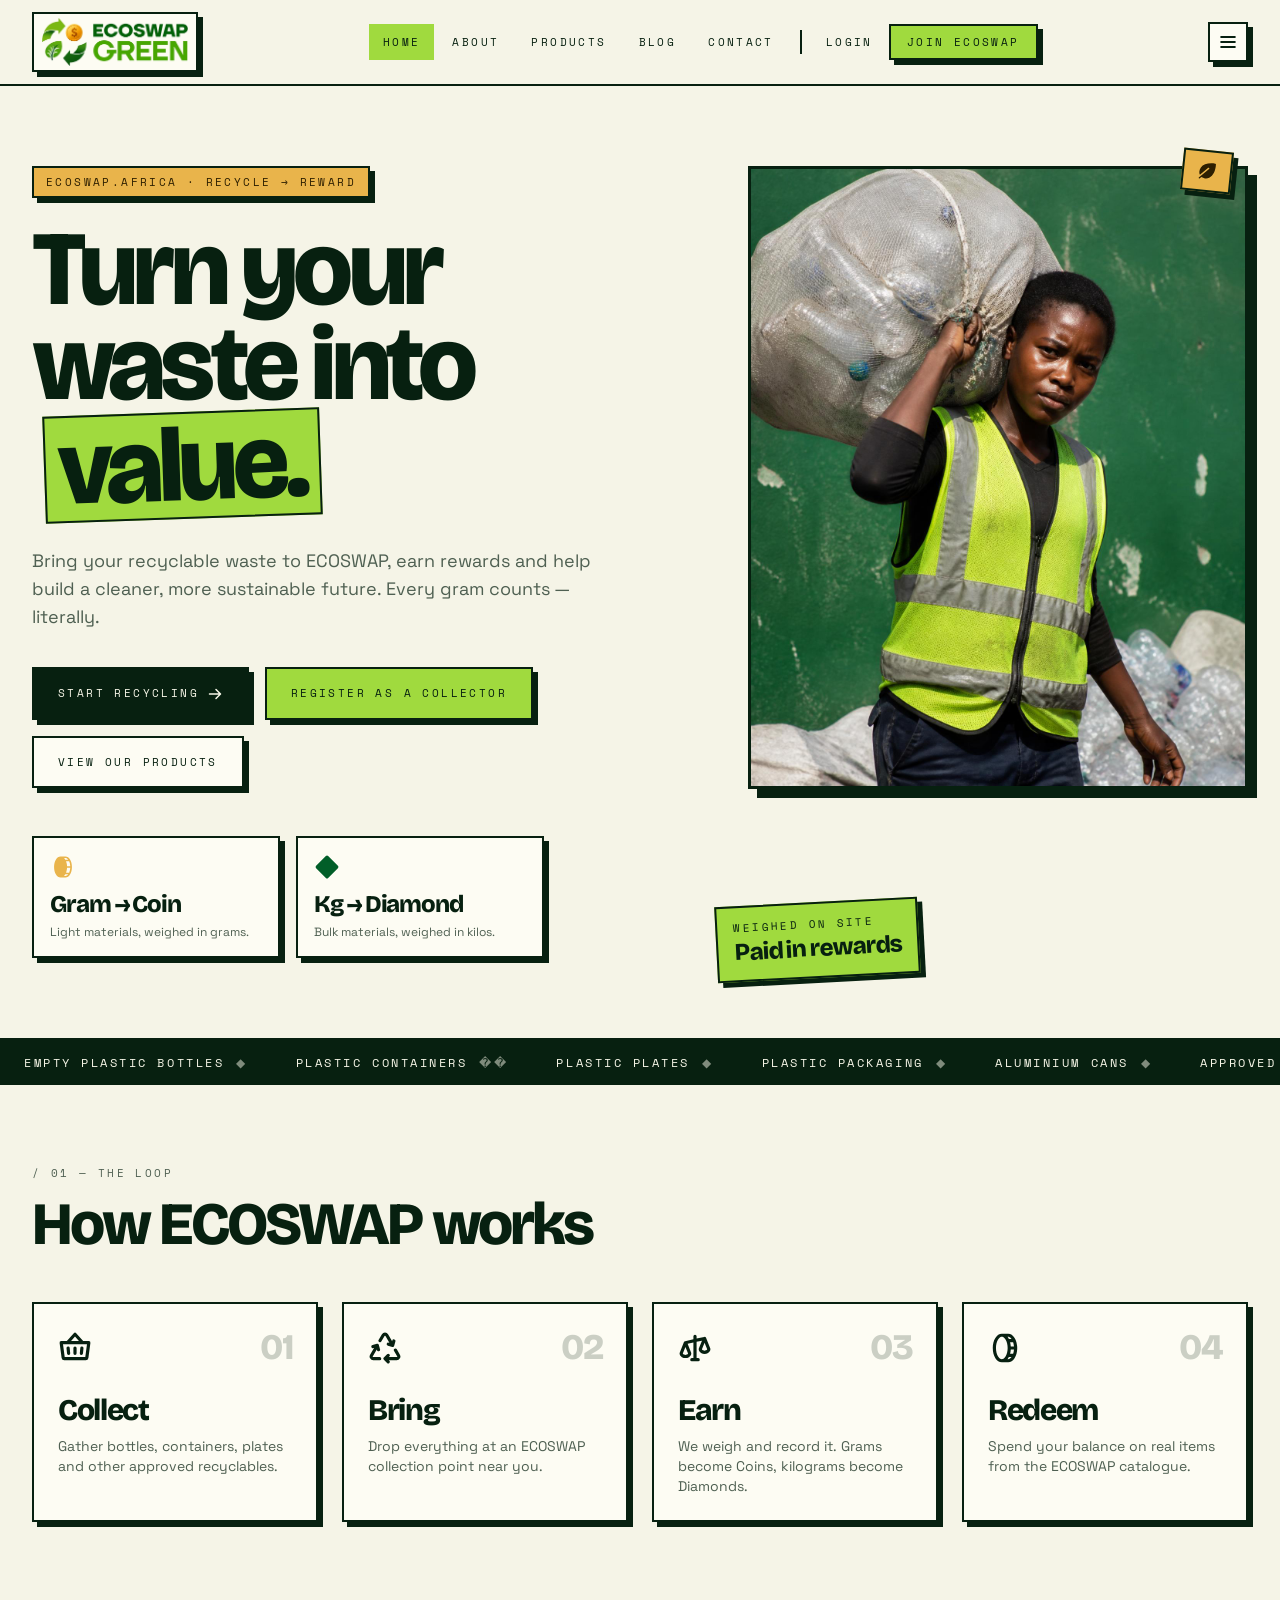
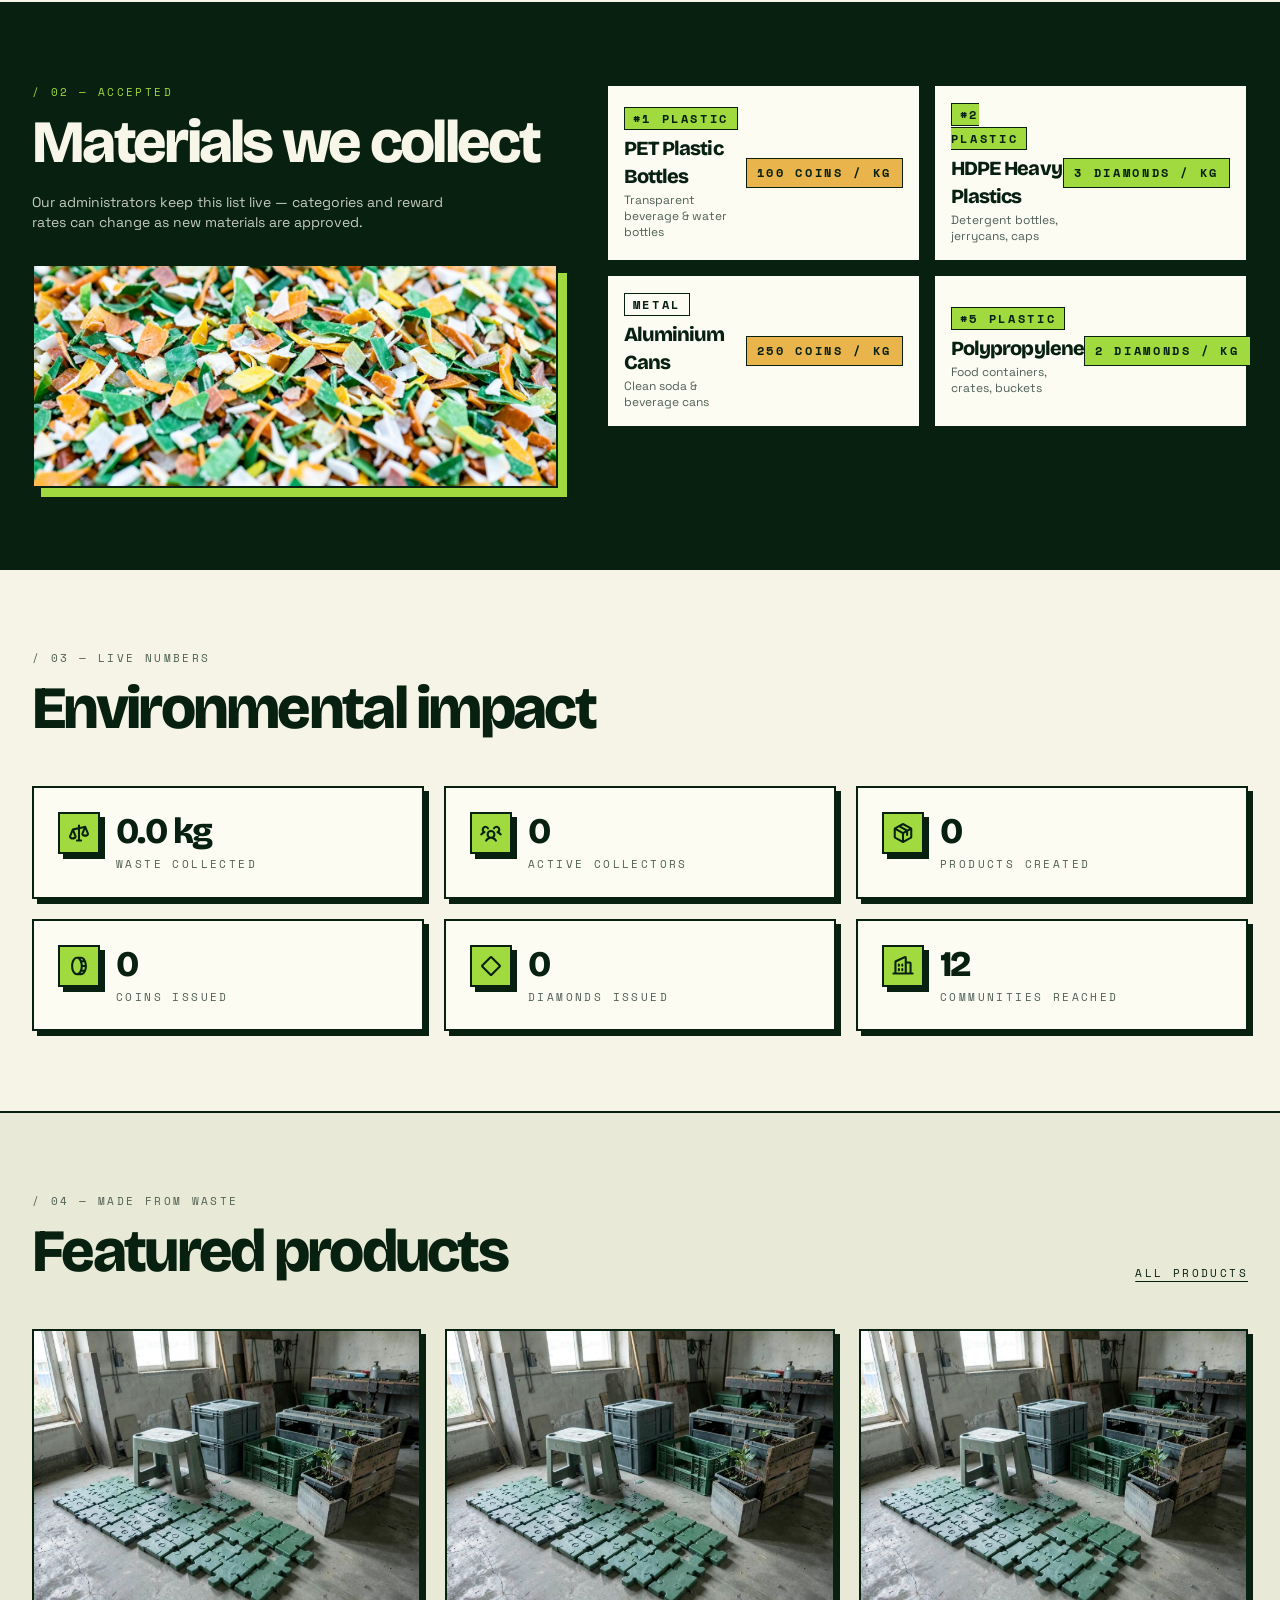
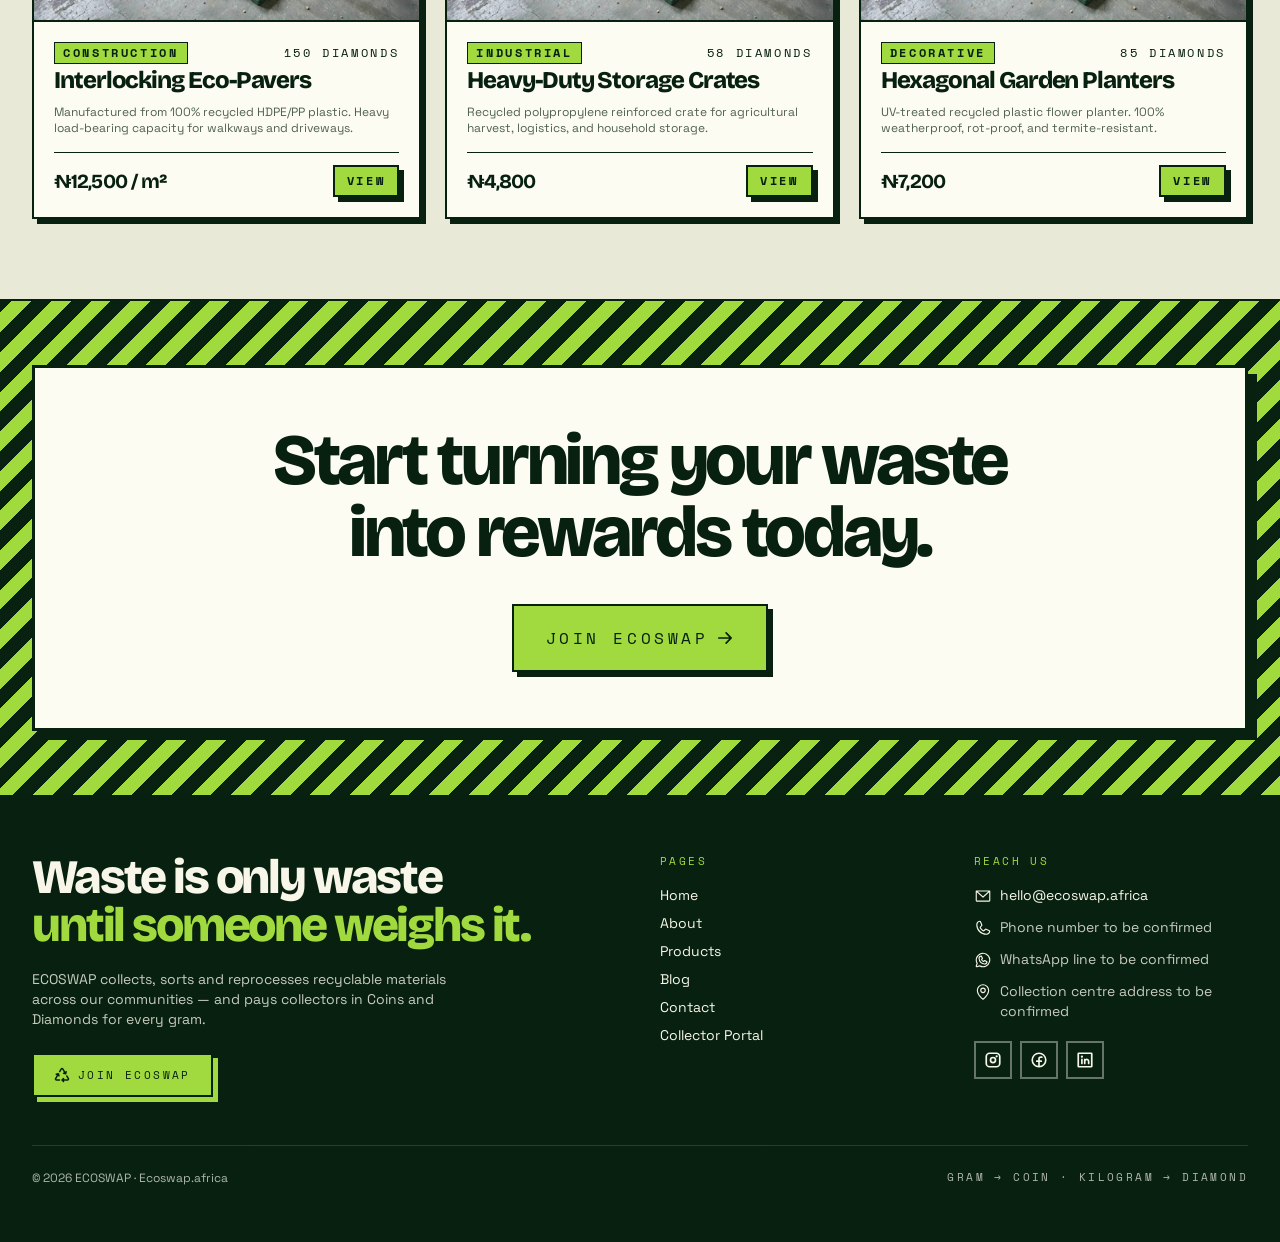
<file: index.html>
<!DOCTYPE html><html lang="en"><head><meta charSet="utf-8"/><meta name="viewport" content="width=device-width, initial-scale=1"/><link rel="preload" as="image" href="assets/ecoswap-logo-C7aq8z4i.png"/><link rel="preload" as="image" href="assets/hero-collector-B9gcAgY5.jpg"/><link rel="stylesheet" href="assets/styles-b1EqgYHd.css" data-precedence="default"/><link rel="stylesheet" href="https://fonts.googleapis.com/css2?family=Bricolage+Grotesque:opsz,wght@12..96,400;12..96,700;12..96,800&amp;family=Space+Grotesk:wght@400;500;700&amp;family=Space+Mono:wght@400;700&amp;display=swap" data-precedence="default"/><title>ECOSWAP — Turn Your Waste Into Value</title><meta name="author" content="ECOSWAP"/><meta property="og:type" content="website"/><meta name="twitter:card" content="summary_large_image"/><meta name="description" content="Bring recyclable waste to ECOSWAP, earn Coins and Diamonds, and redeem rewards monthly. Recycling that pays you back."/><meta property="og:title" content="ECOSWAP — Turn Your Waste Into Value"/><meta property="og:description" content="Bring recyclable waste to ECOSWAP, earn Coins and Diamonds, and redeem rewards monthly."/><link rel="modulepreload" href="assets/index-Bk_VbEpN.js"/><link rel="modulepreload" href="assets/jsx-runtime-Cltr0gcK.js"/><link rel="modulepreload" href="assets/IconBase.es-qtHpuUy4.js"/><link rel="modulepreload" href="assets/useStore-D-4ReuTk.js"/><link rel="modulepreload" href="assets/Match-C0VHaIY6.js"/><link rel="modulepreload" href="assets/matchContext-qESg7g4D.js"/><link rel="modulepreload" href="assets/link-3c7x03M2.js"/><link rel="modulepreload" href="assets/routes-BfDEjLYQ.js"/><link rel="modulepreload" href="assets/useQuery-d7G2wn5Z.js"/><link rel="modulepreload" href="assets/ArrowRight.es-DmPt-_jf.js"/><link rel="modulepreload" href="assets/Basket.es-CSXjroc6.js"/><link rel="modulepreload" href="assets/Diamond.es-BhlUy9zG.js"/><link rel="modulepreload" href="assets/Package.es-zN5tRViX.js"/><link rel="modulepreload" href="assets/Scales.es-BSav5T9y.js"/><link rel="modulepreload" href="assets/UsersThree.es-BoMWal4o.js"/><link rel="modulepreload" href="assets/reveal-BnvdA7bb.js"/><link rel="modulepreload" href="assets/marquee-BDiHBhPd.js"/><link rel="preconnect" href="https://fonts.googleapis.com"/><link rel="preconnect" href="https://fonts.gstatic.com" crossorigin="anonymous"/><link rel="icon" type="image/png" href="assets/favicon.png"/></head><body><div class="flex min-h-screen flex-col"><header class="sticky top-0 z-50 border-b-2 border-border bg-background/95 backdrop-blur">
  <div class="mx-auto flex max-w-[1400px] items-center justify-between gap-4 px-4 py-3 md:px-8">
    <a href="index.html" class="flex min-w-0 items-center gap-2">
      <span class="brutal inline-flex shrink-0 items-center bg-paper px-2 py-1">
        <img src="assets/ecoswap-logo-C7aq8z4i.png" alt="ECOSWAP Green logo" width="604" height="198" class="h-9 w-auto shrink-0 md:h-12"/>
      </span>
      <span class="sr-only">ECOSWAP</span>
    </a>
    <nav class="hidden md:flex items-center gap-1">
      <a href="index.html" class="label-mono border-2 border-transparent px-3 py-2 transition-colors hover:border-border bg-lime">Home</a>
      <a href="about.html" class="label-mono border-2 border-transparent px-3 py-2 transition-colors hover:border-border ">About</a>
      <a href="products.html" class="label-mono border-2 border-transparent px-3 py-2 transition-colors hover:border-border ">Products</a>
      <a href="blog.html" class="label-mono border-2 border-transparent px-3 py-2 transition-colors hover:border-border ">Blog</a>
      <a href="contact.html" class="label-mono border-2 border-transparent px-3 py-2 transition-colors hover:border-border ">Contact</a>
      <div class="mx-2 h-6 w-0.5 bg-border"></div>
      <a href="auth.html?mode=login" class="label-mono px-3 py-2">Login</a>
      <a href="auth.html?mode=register" class="brutal brutal-press label-mono bg-lime px-4 py-2">Join ECOSWAP</a>
    </nav>
    <button class="brutal brutal-press bg-paper p-2 md:hidden" aria-label="Open menu" aria-expanded="false" id="mobileMenuBtn" onclick="document.getElementById('mobileNavDropdown').classList.toggle('hidden')">
      <svg xmlns="http://www.w3.org/2000/svg" width="20" height="20" fill="currentColor" viewBox="0 0 256 256"><path d="M228,128a12,12,0,0,1-12,12H40a12,12,0,0,1,0-24H216A12,12,0,0,1,228,128ZM40,76H216a12,12,0,0,0,0-24H40a12,12,0,0,0,0,24ZM216,180H40a12,12,0,0,0,0,24H216a12,12,0,0,0,0-24Z"></path></svg>
    </button>
  </div>
  <div id="mobileNavDropdown" class="hidden border-t-2 border-border bg-background px-4 py-4 md:hidden">
    <div class="flex flex-col gap-2">
      <a href="index.html" class="label-mono border-2 border-transparent px-3 py-2 transition-colors hover:border-border bg-lime">Home</a>
      <a href="about.html" class="label-mono border-2 border-transparent px-3 py-2 transition-colors hover:border-border ">About</a>
      <a href="products.html" class="label-mono border-2 border-transparent px-3 py-2 transition-colors hover:border-border ">Products</a>
      <a href="blog.html" class="label-mono border-2 border-transparent px-3 py-2 transition-colors hover:border-border ">Blog</a>
      <a href="contact.html" class="label-mono border-2 border-transparent px-3 py-2 transition-colors hover:border-border ">Contact</a>
      <div class="my-2 h-0.5 w-full bg-border"></div>
      <a href="auth.html?mode=login" class="label-mono px-3 py-2">Login</a>
      <a href="auth.html?mode=register" class="brutal brutal-press label-mono bg-lime px-4 py-2 text-center">Join ECOSWAP</a>
    </div>
  </div>
</header><main class="flex-1"><section class="relative overflow-hidden border-b-2 border-border bg-background"><div class="mx-auto grid max-w-[1400px] gap-10 px-4 py-14 md:px-8 lg:grid-cols-[1.15fr_0.85fr] lg:py-20"><div class="flex flex-col justify-center"><span class="label-mono brutal w-fit bg-coin px-3 py-1.5 text-coin-foreground">Ecoswap.africa · Recycle → Reward</span><h1 class="display-tight mt-6 text-[3.4rem] sm:text-[5rem] lg:text-[6.6rem]">Turn your<br/>waste into<span class="ml-3 inline-block rotate-[-2deg] border-2 border-border bg-lime px-3 py-1">value.</span></h1><p class="mt-7 max-w-xl text-lg text-muted-foreground">Bring your recyclable waste to ECOSWAP, earn rewards and help build a cleaner, more sustainable future. Every gram counts — literally.</p><div class="mt-9 flex flex-wrap gap-4"><a href="auth.html?mode=register" class="brutal brutal-press label-mono flex items-center gap-2 bg-ink px-6 py-4 text-ink-foreground">Start recycling <svg xmlns="http://www.w3.org/2000/svg" width="16" height="16" fill="currentColor" viewBox="0 0 256 256"><path d="M224.49,136.49l-72,72a12,12,0,0,1-17-17L187,140H40a12,12,0,0,1,0-24H187L135.51,64.48a12,12,0,0,1,17-17l72,72A12,12,0,0,1,224.49,136.49Z"></path></svg></a><a href="auth.html?mode=register" class="brutal brutal-press label-mono bg-lime px-6 py-4">Register as a collector</a><a href="products.html" class="brutal brutal-press label-mono bg-paper px-6 py-4">View our products</a></div><div class="mt-12 grid max-w-lg grid-cols-2 gap-4"><div class="brutal bg-paper p-4"><svg xmlns="http://www.w3.org/2000/svg" width="26" height="26" fill="currentColor" viewBox="0 0 256 256" class="text-coin"><path d="M198.51,56.09C186.44,35.4,169.92,24,152,24H104C86.08,24,69.56,35.4,57.49,56.09,46.21,75.42,40,101,40,128s6.21,52.58,17.49,71.91C69.56,220.6,86.08,232,104,232h48c17.92,0,34.44-11.4,46.51-32.09C209.79,180.58,216,155,216,128S209.79,75.42,198.51,56.09ZM199.79,120h-32a152.78,152.78,0,0,0-9.68-48H188.7C194.82,85.38,198.86,102,199.79,120Zm-20.6-64H150.46a83.13,83.13,0,0,0-12-16H152C162,40,171.4,46,179.19,56ZM152,216H138.49a83.13,83.13,0,0,0,12-16h28.73C171.4,210,162,216,152,216Zm36.7-32H158.12a152.78,152.78,0,0,0,9.68-48h32C198.86,154,194.82,170.62,188.7,184Z"></path></svg><p class="display-tight mt-2 text-2xl">Gram → Coin</p><p class="mt-1 text-xs text-muted-foreground">Light materials, weighed in grams.</p></div><div class="brutal bg-paper p-4"><svg xmlns="http://www.w3.org/2000/svg" width="26" height="26" fill="currentColor" viewBox="0 0 256 256" class="text-primary"><path d="M240,128a15.85,15.85,0,0,1-4.67,11.28l-96.05,96.06a16,16,0,0,1-22.56,0h0l-96-96.06a16,16,0,0,1,0-22.56l96.05-96.06a16,16,0,0,1,22.56,0l96.05,96.06A15.85,15.85,0,0,1,240,128Z"></path></svg><p class="display-tight mt-2 text-2xl">Kg → Diamond</p><p class="mt-1 text-xs text-muted-foreground">Bulk materials, weighed in kilos.</p></div></div></div><div class="relative"><div class="brutal-lg overflow-hidden bg-ink"><img src="assets/hero-collector-B9gcAgY5.jpg" alt="ECOSWAP collector carrying a sack of plastic bottles" width="1280" height="1600" class="h-full max-h-[620px] w-full object-cover"/></div><div class="brutal absolute -bottom-5 -left-4 rotate-[-3deg] bg-lime px-4 py-3 sm:-left-8"><p class="label-mono">Weighed on site</p><p class="display-tight text-2xl">Paid in rewards</p></div><div class="brutal absolute -top-4 right-4 rotate-[6deg] bg-coin px-3 py-2 text-coin-foreground"><svg xmlns="http://www.w3.org/2000/svg" width="22" height="22" fill="currentColor" viewBox="0 0 256 256"><path d="M223.45,40.07a8,8,0,0,0-7.52-7.52C139.8,28.08,78.82,51,52.82,94a87.09,87.09,0,0,0-12.76,49A101.72,101.72,0,0,0,46.7,175.2a4,4,0,0,0,6.61,1.43l85-86.3a8,8,0,0,1,11.32,11.32L56.74,195.94,42.55,210.13a8.2,8.2,0,0,0-.6,11.1,8,8,0,0,0,11.71.43l16.79-16.79c14.14,6.84,28.41,10.57,42.56,11.07q1.67.06,3.33.06A86.93,86.93,0,0,0,162,203.18C205,177.18,227.93,116.21,223.45,40.07Z"></path></svg></div></div></div></section><div class="overflow-hidden border-y-2 border-border py-3 bg-ink text-ink-foreground"><div class="flex w-max animate-marquee"><span class="label-mono flex shrink-0 items-center gap-3 px-6 text-[0.72rem] whitespace-nowrap">Empty plastic bottles<span aria-hidden="true" class="opacity-50">◆</span></span><span class="label-mono flex shrink-0 items-center gap-3 px-6 text-[0.72rem] whitespace-nowrap">Plastic containers<span aria-hidden="true" class="opacity-50">��</span></span><span class="label-mono flex shrink-0 items-center gap-3 px-6 text-[0.72rem] whitespace-nowrap">Plastic plates<span aria-hidden="true" class="opacity-50">◆</span></span><span class="label-mono flex shrink-0 items-center gap-3 px-6 text-[0.72rem] whitespace-nowrap">Plastic packaging<span aria-hidden="true" class="opacity-50">◆</span></span><span class="label-mono flex shrink-0 items-center gap-3 px-6 text-[0.72rem] whitespace-nowrap">Aluminium cans<span aria-hidden="true" class="opacity-50">◆</span></span><span class="label-mono flex shrink-0 items-center gap-3 px-6 text-[0.72rem] whitespace-nowrap">Approved recyclables<span aria-hidden="true" class="opacity-50">◆</span></span><span class="label-mono flex shrink-0 items-center gap-3 px-6 text-[0.72rem] whitespace-nowrap">Empty plastic bottles<span aria-hidden="true" class="opacity-50">◆</span></span><span class="label-mono flex shrink-0 items-center gap-3 px-6 text-[0.72rem] whitespace-nowrap">Plastic containers<span aria-hidden="true" class="opacity-50">◆</span></span><span class="label-mono flex shrink-0 items-center gap-3 px-6 text-[0.72rem] whitespace-nowrap">Plastic plates<span aria-hidden="true" class="opacity-50">◆</span></span><span class="label-mono flex shrink-0 items-center gap-3 px-6 text-[0.72rem] whitespace-nowrap">Plastic packaging<span aria-hidden="true" class="opacity-50">◆</span></span><span class="label-mono flex shrink-0 items-center gap-3 px-6 text-[0.72rem] whitespace-nowrap">Aluminium cans<span aria-hidden="true" class="opacity-50">◆</span></span><span class="label-mono flex shrink-0 items-center gap-3 px-6 text-[0.72rem] whitespace-nowrap">Approved recyclables<span aria-hidden="true" class="opacity-50">◆</span></span></div></div><section class="mx-auto max-w-[1400px] px-4 py-20 md:px-8"><div  class=""><p class="label-mono text-muted-foreground">/ 01 — the loop</p><h2 class="display-tight mt-3 text-5xl sm:text-6xl">How ECOSWAP works</h2></div><div class="mt-12 grid gap-6 sm:grid-cols-2 lg:grid-cols-4"><div  class=""><div class="brutal group h-full bg-paper p-6 transition-colors hover:bg-lime"><div class="flex items-center justify-between"><svg xmlns="http://www.w3.org/2000/svg" width="34" height="34" fill="currentColor" viewBox="0 0 256 256"><path d="M140,128v40a12,12,0,0,1-24,0V128a12,12,0,0,1,24,0Zm28.06-1.19-4,40a12,12,0,0,0,10.75,13.13c.4,0,.81.06,1.2.06a12,12,0,0,0,11.93-10.81l4-40a12,12,0,0,0-23.88-2.38Zm-80.12,0a12,12,0,0,0-23.88,2.38l4,40A12,12,0,0,0,80,180c.39,0,.8,0,1.2-.06a12,12,0,0,0,10.75-13.13Zm156-37.22-15.07,113A20.06,20.06,0,0,1,209,220H47a20.06,20.06,0,0,1-19.82-17.36l-15.07-113A12,12,0,0,1,24,76H66.55L119,16.1a12,12,0,0,1,18.06,0L189.45,76H232a12,12,0,0,1,11.89,13.59ZM98.45,76h59.1L128,42.22Zm119.84,24H37.71l12.8,96h155Z"></path></svg><span class="display-tight text-4xl opacity-20">01</span></div><h3 class="display-tight mt-6 text-3xl">Collect</h3><p class="mt-2 text-sm text-muted-foreground group-hover:text-lime-foreground">Gather bottles, containers, plates and other approved recyclables.</p></div></div><div  class=""><div class="brutal group h-full bg-paper p-6 transition-colors hover:bg-lime"><div class="flex items-center justify-between"><svg xmlns="http://www.w3.org/2000/svg" width="34" height="34" fill="currentColor" viewBox="0 0 256 256"><path d="M100,208a12,12,0,0,1-12,12H40a28,28,0,0,1-24.23-42l29.45-50.88-4.76,1.27a12,12,0,1,1-6.2-23.18l32.77-8.77a12,12,0,0,1,14.69,8.48l8.79,32.77a12,12,0,1,1-23.17,6.22L66.08,139l-29.5,51A4,4,0,0,0,40,196H88A12,12,0,0,1,100,208ZM128,36a3.87,3.87,0,0,1,3.46,2l29.45,50.87-4.75-1.27A12,12,0,1,0,150,110.78l32.77,8.79a12,12,0,0,0,14.69-8.48L206.2,78.3A12,12,0,1,0,183,72.08l-1.31,4.86L152.23,26a28,28,0,0,0-48.46,0L80.61,66a12,12,0,1,0,20.77,12l23.16-40A3.87,3.87,0,0,1,128,36ZM240.19,178l-23.14-40a12,12,0,1,0-20.77,12l23.14,40a4,4,0,0,1-3.46,6H157l3.51-3.51a12,12,0,1,0-17-17l-24,24a12,12,0,0,0,0,17l24,24a12,12,0,1,0,17-17L157,220h59a28,28,0,0,0,24.23-42Z"></path></svg><span class="display-tight text-4xl opacity-20">02</span></div><h3 class="display-tight mt-6 text-3xl">Bring</h3><p class="mt-2 text-sm text-muted-foreground group-hover:text-lime-foreground">Drop everything at an ECOSWAP collection point near you.</p></div></div><div  class=""><div class="brutal group h-full bg-paper p-6 transition-colors hover:bg-lime"><div class="flex items-center justify-between"><svg xmlns="http://www.w3.org/2000/svg" width="34" height="34" fill="currentColor" viewBox="0 0 256 256"><path d="M243.14,131.54l-32-80h0a12,12,0,0,0-13.73-7.25L140,57V40a12,12,0,0,0-24,0V62.37L53.4,76.29a12,12,0,0,0-8.54,7.25h0l0,0v0l-32,79.92A12,12,0,0,0,12,168c0,12.13,6.2,22.43,17.45,29A55,55,0,0,0,56,204a55,55,0,0,0,26.55-7C93.8,190.43,100,180.13,100,168a12,12,0,0,0-.86-4.46L72.38,96.65,116,87V204H104a12,12,0,0,0,0,24h48a12,12,0,0,0,0-24H140V81.63l40.42-9-23.56,58.9A12,12,0,0,0,156,136c0,12.13,6.2,22.43,17.45,29a53.78,53.78,0,0,0,53.1,0C237.8,158.43,244,148.13,244,136A12,12,0,0,0,243.14,131.54ZM56,180c-3.71,0-18-1.87-19.81-10.18L56,120.31l19.81,49.51C74,178.13,59.71,180,56,180Zm144-32c-3.71,0-18-1.87-19.81-10.18L200,88.31l19.81,49.51C218,146.13,203.71,148,200,148Z"></path></svg><span class="display-tight text-4xl opacity-20">03</span></div><h3 class="display-tight mt-6 text-3xl">Earn</h3><p class="mt-2 text-sm text-muted-foreground group-hover:text-lime-foreground">We weigh and record it. Grams become Coins, kilograms become Diamonds.</p></div></div><div  class=""><div class="brutal group h-full bg-paper p-6 transition-colors hover:bg-lime"><div class="flex items-center justify-between"><svg xmlns="http://www.w3.org/2000/svg" width="34" height="34" fill="currentColor" viewBox="0 0 256 256"><path d="M152,20H104C65.87,20,36,67.44,36,128s29.87,108,68,108h48c38.13,0,68-47.44,68-108S190.13,20,152,20Zm37.21,152h-22.9a162.62,162.62,0,0,0,5.29-32h23.93A133.22,133.22,0,0,1,189.21,172ZM171.6,116a162.62,162.62,0,0,0-5.29-32h22.9a133.22,133.22,0,0,1,6.32,32Zm5.63-56h-20a98.26,98.26,0,0,0-10-16H152C157.37,44,167.25,46.25,177.23,60ZM74.77,189.84C65.24,173.51,60,151.55,60,128s5.24-45.51,14.77-61.84C86,46.88,97.91,44,104,44s18,2.88,29.23,22.16C142.76,82.49,148,104.45,148,128s-5.24,45.51-14.77,61.84C122,209.12,110.09,212,104,212S86,209.12,74.77,189.84ZM152,212h-4.79a98.26,98.26,0,0,0,10-16h20C167.25,209.75,157.37,212,152,212Z"></path></svg><span class="display-tight text-4xl opacity-20">04</span></div><h3 class="display-tight mt-6 text-3xl">Redeem</h3><p class="mt-2 text-sm text-muted-foreground group-hover:text-lime-foreground">Spend your balance on real items from the ECOSWAP catalogue.</p></div></div></div></section><section class="border-y-2 border-border bg-ink py-20 text-ink-foreground"><div class="mx-auto grid max-w-[1400px] gap-12 px-4 md:px-8 lg:grid-cols-[0.9fr_1.1fr]"><div><p class="label-mono text-lime">/ 02 — accepted</p><h2 class="display-tight mt-3 text-5xl sm:text-6xl">Materials we collect</h2><p class="mt-5 max-w-md text-sm opacity-80">Our administrators keep this list live — categories and reward rates can change as new materials are approved.</p><img src="assets/flakes-DvkBmUe2.jpg" alt="Shredded recycled plastic flakes" width="1280" height="960" loading="lazy" class="brutal mt-8 h-56 w-full object-cover" style="box-shadow:9px 9px 0 0 var(--color-lime)"/></div><ul class="grid content-start gap-3 sm:grid-cols-2">
  <li class="brutal flex items-center justify-between bg-paper p-4 text-foreground">
    <div>
      <span class="label-mono font-bold text-xs bg-lime px-2 py-0.5 border border-border">#1 Plastic</span>
      <h4 class="display-tight text-xl mt-1">PET Plastic Bottles</h4>
      <p class="text-xs text-muted-foreground mt-0.5">Transparent beverage & water bottles</p>
    </div>
    <span class="label-mono font-bold text-xs bg-coin px-2.5 py-1.5 border border-border shrink-0">100 Coins / kg</span>
  </li>
  <li class="brutal flex items-center justify-between bg-paper p-4 text-foreground">
    <div>
      <span class="label-mono font-bold text-xs bg-lime px-2 py-0.5 border border-border">#2 Plastic</span>
      <h4 class="display-tight text-xl mt-1">HDPE Heavy Plastics</h4>
      <p class="text-xs text-muted-foreground mt-0.5">Detergent bottles, jerrycans, caps</p>
    </div>
    <span class="label-mono font-bold text-xs bg-lime px-2.5 py-1.5 border border-border shrink-0">3 Diamonds / kg</span>
  </li>
  <li class="brutal flex items-center justify-between bg-paper p-4 text-foreground">
    <div>
      <span class="label-mono font-bold text-xs bg-paper px-2 py-0.5 border border-border">Metal</span>
      <h4 class="display-tight text-xl mt-1">Aluminium Cans</h4>
      <p class="text-xs text-muted-foreground mt-0.5">Clean soda & beverage cans</p>
    </div>
    <span class="label-mono font-bold text-xs bg-coin px-2.5 py-1.5 border border-border shrink-0">250 Coins / kg</span>
  </li>
  <li class="brutal flex items-center justify-between bg-paper p-4 text-foreground">
    <div>
      <span class="label-mono font-bold text-xs bg-lime px-2 py-0.5 border border-border">#5 Plastic</span>
      <h4 class="display-tight text-xl mt-1">Polypropylene</h4>
      <p class="text-xs text-muted-foreground mt-0.5">Food containers, crates, buckets</p>
    </div>
    <span class="label-mono font-bold text-xs bg-lime px-2.5 py-1.5 border border-border shrink-0">2 Diamonds / kg</span>
  </li>
</ul></div></section><section class="mx-auto max-w-[1400px] px-4 py-20 md:px-8"><div  class=""><p class="label-mono text-muted-foreground">/ 03 — live numbers</p><h2 class="display-tight mt-3 text-5xl sm:text-6xl">Environmental impact</h2></div><div class="mt-12 grid gap-5 sm:grid-cols-2 lg:grid-cols-3"><div  class=""><div class="brutal flex h-full items-start gap-4 bg-paper p-6"><span class="brutal bg-lime p-2"><svg xmlns="http://www.w3.org/2000/svg" width="22" height="22" fill="currentColor" viewBox="0 0 256 256"><path d="M243.14,131.54l-32-80h0a12,12,0,0,0-13.73-7.25L140,57V40a12,12,0,0,0-24,0V62.37L53.4,76.29a12,12,0,0,0-8.54,7.25h0l0,0v0l-32,79.92A12,12,0,0,0,12,168c0,12.13,6.2,22.43,17.45,29A55,55,0,0,0,56,204a55,55,0,0,0,26.55-7C93.8,190.43,100,180.13,100,168a12,12,0,0,0-.86-4.46L72.38,96.65,116,87V204H104a12,12,0,0,0,0,24h48a12,12,0,0,0,0-24H140V81.63l40.42-9-23.56,58.9A12,12,0,0,0,156,136c0,12.13,6.2,22.43,17.45,29a53.78,53.78,0,0,0,53.1,0C237.8,158.43,244,148.13,244,136A12,12,0,0,0,243.14,131.54ZM56,180c-3.71,0-18-1.87-19.81-10.18L56,120.31l19.81,49.51C74,178.13,59.71,180,56,180Zm144-32c-3.71,0-18-1.87-19.81-10.18L200,88.31l19.81,49.51C218,146.13,203.71,148,200,148Z"></path></svg></span><div class="min-w-0"><p class="display-tight text-4xl break-words">0.0 kg</p><p class="label-mono mt-1 text-muted-foreground">Waste collected</p></div></div></div><div  class=""><div class="brutal flex h-full items-start gap-4 bg-paper p-6"><span class="brutal bg-lime p-2"><svg xmlns="http://www.w3.org/2000/svg" width="22" height="22" fill="currentColor" viewBox="0 0 256 256"><path d="M164.38,181.1a52,52,0,1,0-72.76,0,75.89,75.89,0,0,0-30,28.89,12,12,0,0,0,20.78,12,53,53,0,0,1,91.22,0,12,12,0,1,0,20.78-12A75.89,75.89,0,0,0,164.38,181.1ZM100,144a28,28,0,1,1,28,28A28,28,0,0,1,100,144Zm147.21,9.59a12,12,0,0,1-16.81-2.39c-8.33-11.09-19.85-19.59-29.33-21.64a12,12,0,0,1-1.82-22.91,20,20,0,1,0-24.78-28.3,12,12,0,1,1-21-11.6,44,44,0,1,1,73.28,48.35,92.18,92.18,0,0,1,22.85,21.69A12,12,0,0,1,247.21,153.59Zm-192.28-24c-9.48,2.05-21,10.55-29.33,21.65A12,12,0,0,1,6.41,136.79,92.37,92.37,0,0,1,29.26,115.1a44,44,0,1,1,73.28-48.35,12,12,0,1,1-21,11.6,20,20,0,1,0-24.78,28.3,12,12,0,0,1-1.82,22.91Z"></path></svg></span><div class="min-w-0"><p class="display-tight text-4xl break-words">0</p><p class="label-mono mt-1 text-muted-foreground">Active collectors</p></div></div></div><div  class=""><div class="brutal flex h-full items-start gap-4 bg-paper p-6"><span class="brutal bg-lime p-2"><svg xmlns="http://www.w3.org/2000/svg" width="22" height="22" fill="currentColor" viewBox="0 0 256 256"><path d="M225.6,62.64l-88-48.17a19.91,19.91,0,0,0-19.2,0l-88,48.17A20,20,0,0,0,20,80.19v95.62a20,20,0,0,0,10.4,17.55l88,48.17a19.89,19.89,0,0,0,19.2,0l88-48.17A20,20,0,0,0,236,175.81V80.19A20,20,0,0,0,225.6,62.64ZM128,36.57,200,76,178.57,87.73l-72-39.42Zm0,78.83L56,76,81.56,62l72,39.41ZM44,96.79l72,39.4v76.67L44,173.44Zm96,116.07V136.19l24-13.13V152a12,12,0,0,0,24,0V109.92l24-13.13v76.65Z"></path></svg></span><div class="min-w-0"><p class="display-tight text-4xl break-words">0</p><p class="label-mono mt-1 text-muted-foreground">Products created</p></div></div></div><div  class=""><div class="brutal flex h-full items-start gap-4 bg-paper p-6"><span class="brutal bg-lime p-2"><svg xmlns="http://www.w3.org/2000/svg" width="22" height="22" fill="currentColor" viewBox="0 0 256 256"><path d="M152,20H104C65.87,20,36,67.44,36,128s29.87,108,68,108h48c38.13,0,68-47.44,68-108S190.13,20,152,20Zm37.21,152h-22.9a162.62,162.62,0,0,0,5.29-32h23.93A133.22,133.22,0,0,1,189.21,172ZM171.6,116a162.62,162.62,0,0,0-5.29-32h22.9a133.22,133.22,0,0,1,6.32,32Zm5.63-56h-20a98.26,98.26,0,0,0-10-16H152C157.37,44,167.25,46.25,177.23,60ZM74.77,189.84C65.24,173.51,60,151.55,60,128s5.24-45.51,14.77-61.84C86,46.88,97.91,44,104,44s18,2.88,29.23,22.16C142.76,82.49,148,104.45,148,128s-5.24,45.51-14.77,61.84C122,209.12,110.09,212,104,212S86,209.12,74.77,189.84ZM152,212h-4.79a98.26,98.26,0,0,0,10-16h20C167.25,209.75,157.37,212,152,212Z"></path></svg></span><div class="min-w-0"><p class="display-tight text-4xl break-words">0</p><p class="label-mono mt-1 text-muted-foreground">Coins issued</p></div></div></div><div  class=""><div class="brutal flex h-full items-start gap-4 bg-paper p-6"><span class="brutal bg-lime p-2"><svg xmlns="http://www.w3.org/2000/svg" width="22" height="22" fill="currentColor" viewBox="0 0 256 256"><path d="M238.16,113.89,142.1,17.83a20,20,0,0,0-28.21,0l-96,96.06a20,20,0,0,0,0,28.22l96.05,96.06h0a20,20,0,0,0,28.21,0l96-96.06a20,20,0,0,0,0-28.22ZM128,218.33,37.68,128,128,37.67,218.32,128Z"></path></svg></span><div class="min-w-0"><p class="display-tight text-4xl break-words">0</p><p class="label-mono mt-1 text-muted-foreground">Diamonds issued</p></div></div></div><div  class=""><div class="brutal flex h-full items-start gap-4 bg-paper p-6"><span class="brutal bg-lime p-2"><svg xmlns="http://www.w3.org/2000/svg" width="22" height="22" fill="currentColor" viewBox="0 0 256 256"><path d="M240,204H228V96a20,20,0,0,0-20-20H172V32a20,20,0,0,0-28.45-18.12l-104,48.54A20.06,20.06,0,0,0,28,80.55V204H16a12,12,0,0,0,0,24H240a12,12,0,0,0,0-24ZM204,100V204H172V100ZM52,83.09,148,38.3V204H52ZM132,112v12a12,12,0,0,1-24,0V112a12,12,0,0,1,24,0Zm-40,0v12a12,12,0,0,1-24,0V112a12,12,0,0,1,24,0Zm0,52v12a12,12,0,0,1-24,0V164a12,12,0,0,1,24,0Zm40,0v12a12,12,0,0,1-24,0V164a12,12,0,0,1,24,0Z"></path></svg></span><div class="min-w-0"><p class="display-tight text-4xl break-words">12</p><p class="label-mono mt-1 text-muted-foreground">Communities reached</p></div></div></div></div></section><section class="border-t-2 border-border bg-secondary py-20"><div class="mx-auto max-w-[1400px] px-4 md:px-8"><div class="grid grid-cols-[minmax(0,1fr)_auto] items-end gap-4"><div class="min-w-0"><p class="label-mono text-muted-foreground">/ 04 — made from waste</p><h2 class="display-tight mt-3 text-5xl sm:text-6xl">Featured products</h2></div><a href="products.html" class="label-mono shrink-0 underline underline-offset-4">All products</a></div><div class="mt-12 grid gap-6 md:grid-cols-3">
  <div class="brutal flex flex-col bg-paper overflow-hidden">
    <img src="assets/products-iP_2t174.jpg" alt="Interlocking Eco-Pavers" class="h-48 w-full object-cover border-b-2 border-border" />
    <div class="p-5 flex flex-col flex-1">
      <div class="flex justify-between items-center mb-2">
        <span class="label-mono text-xs bg-lime px-2 py-0.5 border border-border font-bold">Construction</span>
        <span class="label-mono text-xs">150 Diamonds</span>
      </div>
      <h3 class="display-tight text-2xl">Interlocking Eco-Pavers</h3>
      <p class="text-xs text-muted-foreground mt-2 mb-4">Manufactured from 100% recycled HDPE/PP plastic. Heavy load-bearing capacity for walkways and driveways.</p>
      <div class="mt-auto pt-3 border-t border-border flex justify-between items-center">
        <span class="display-tight text-xl font-bold">₦12,500 / m²</span>
        <a href="products.html" class="brutal brutal-press label-mono bg-lime px-3 py-1.5 text-xs font-bold">View</a>
      </div>
    </div>
  </div>
  <div class="brutal flex flex-col bg-paper overflow-hidden">
    <img src="assets/products-iP_2t174.jpg" alt="Heavy-Duty Storage Crates" class="h-48 w-full object-cover border-b-2 border-border" />
    <div class="p-5 flex flex-col flex-1">
      <div class="flex justify-between items-center mb-2">
        <span class="label-mono text-xs bg-lime px-2 py-0.5 border border-border font-bold">Industrial</span>
        <span class="label-mono text-xs">58 Diamonds</span>
      </div>
      <h3 class="display-tight text-2xl">Heavy-Duty Storage Crates</h3>
      <p class="text-xs text-muted-foreground mt-2 mb-4">Recycled polypropylene reinforced crate for agricultural harvest, logistics, and household storage.</p>
      <div class="mt-auto pt-3 border-t border-border flex justify-between items-center">
        <span class="display-tight text-xl font-bold">₦4,800</span>
        <a href="products.html" class="brutal brutal-press label-mono bg-lime px-3 py-1.5 text-xs font-bold">View</a>
      </div>
    </div>
  </div>
  <div class="brutal flex flex-col bg-paper overflow-hidden">
    <img src="assets/products-iP_2t174.jpg" alt="Hexagonal Garden Planters" class="h-48 w-full object-cover border-b-2 border-border" />
    <div class="p-5 flex flex-col flex-1">
      <div class="flex justify-between items-center mb-2">
        <span class="label-mono text-xs bg-lime px-2 py-0.5 border border-border font-bold">Decorative</span>
        <span class="label-mono text-xs">85 Diamonds</span>
      </div>
      <h3 class="display-tight text-2xl">Hexagonal Garden Planters</h3>
      <p class="text-xs text-muted-foreground mt-2 mb-4">UV-treated recycled plastic flower planter. 100% weatherproof, rot-proof, and termite-resistant.</p>
      <div class="mt-auto pt-3 border-t border-border flex justify-between items-center">
        <span class="display-tight text-xl font-bold">₦7,200</span>
        <a href="products.html" class="brutal brutal-press label-mono bg-lime px-3 py-1.5 text-xs font-bold">View</a>
      </div>
    </div>
  </div>
</div></div></section><section class="stripe-band border-t-2 border-border py-16"><div class="mx-auto max-w-[1400px] px-4 md:px-8"><div class="brutal-lg bg-paper p-8 sm:p-14 text-center"><h2 class="display-tight text-5xl sm:text-7xl">Start turning your waste<br/> into rewards today.</h2><a href="auth.html?mode=register" class="brutal brutal-press label-mono mt-9 inline-flex items-center gap-2 bg-lime px-8 py-5 text-base">Join ECOSWAP <svg xmlns="http://www.w3.org/2000/svg" width="18" height="18" fill="currentColor" viewBox="0 0 256 256"><path d="M224.49,136.49l-72,72a12,12,0,0,1-17-17L187,140H40a12,12,0,0,1,0-24H187L135.51,64.48a12,12,0,0,1,17-17l72,72A12,12,0,0,1,224.49,136.49Z"></path></svg></a></div></div></section></main><footer class="border-t-2 border-border bg-ink text-ink-foreground"><div class="mx-auto max-w-[1400px] px-4 py-14 md:px-8"><div class="grid gap-10 md:grid-cols-2 lg:grid-cols-4"><div class="lg:col-span-2"><p class="display-tight text-4xl md:text-5xl">Waste is only waste<br/><span class="text-lime">until someone weighs it.</span></p><p class="mt-5 max-w-md text-sm opacity-80">ECOSWAP collects, sorts and reprocesses recyclable materials across our communities — and pays collectors in Coins and Diamonds for every gram.</p><a href="auth.html?mode=register" style="box-shadow:5px 5px 0 0 var(--color-lime)" class="brutal brutal-press label-mono mt-6 inline-flex items-center gap-2 border-lime bg-lime px-5 py-3 text-lime-foreground"><svg xmlns="http://www.w3.org/2000/svg" width="16" height="16" fill="currentColor" viewBox="0 0 256 256"><path d="M100,208a12,12,0,0,1-12,12H40a28,28,0,0,1-24.23-42l29.45-50.88-4.76,1.27a12,12,0,1,1-6.2-23.18l32.77-8.77a12,12,0,0,1,14.69,8.48l8.79,32.77a12,12,0,1,1-23.17,6.22L66.08,139l-29.5,51A4,4,0,0,0,40,196H88A12,12,0,0,1,100,208ZM128,36a3.87,3.87,0,0,1,3.46,2l29.45,50.87-4.75-1.27A12,12,0,1,0,150,110.78l32.77,8.79a12,12,0,0,0,14.69-8.48L206.2,78.3A12,12,0,1,0,183,72.08l-1.31,4.86L152.23,26a28,28,0,0,0-48.46,0L80.61,66a12,12,0,1,0,20.77,12l23.16-40A3.87,3.87,0,0,1,128,36ZM240.19,178l-23.14-40a12,12,0,1,0-20.77,12l23.14,40a4,4,0,0,1-3.46,6H157l3.51-3.51a12,12,0,1,0-17-17l-24,24a12,12,0,0,0,0,17l24,24a12,12,0,1,0,17-17L157,220h59a28,28,0,0,0,24.23-42Z"></path></svg> Join ECOSWAP</a></div><div><p class="label-mono mb-4 text-lime">Pages</p><ul class="space-y-2 text-sm"><li><a class="hover:text-lime hover:underline underline-offset-4 active" href="index.html" data-status="active" aria-current="page">Home</a></li><li><a href="about.html" class="hover:text-lime hover:underline underline-offset-4">About</a></li><li><a href="products.html" class="hover:text-lime hover:underline underline-offset-4">Products</a></li><li><a href="blog.html" class="hover:text-lime hover:underline underline-offset-4">Blog</a></li><li><a href="contact.html" class="hover:text-lime hover:underline underline-offset-4">Contact</a></li><li><a href="dashboard.html" class="hover:text-lime hover:underline underline-offset-4">Collector Portal</a></li></ul></div><div><p class="label-mono mb-4 text-lime">Reach us</p><ul class="space-y-3 text-sm"><li class="flex items-start gap-2"><svg xmlns="http://www.w3.org/2000/svg" width="18" height="18" fill="currentColor" viewBox="0 0 256 256" class="mt-0.5 shrink-0"><path d="M224,48H32a8,8,0,0,0-8,8V192a16,16,0,0,0,16,16H216a16,16,0,0,0,16-16V56A8,8,0,0,0,224,48ZM203.43,64,128,133.15,52.57,64ZM216,192H40V74.19l82.59,75.71a8,8,0,0,0,10.82,0L216,74.19V192Z"></path></svg><a href="mailto:hello@ecoswap.africa" class="break-all hover:text-lime">hello@ecoswap.africa</a></li><li class="flex items-start gap-2"><svg xmlns="http://www.w3.org/2000/svg" width="18" height="18" fill="currentColor" viewBox="0 0 256 256" class="mt-0.5 shrink-0"><path d="M222.37,158.46l-47.11-21.11-.13-.06a16,16,0,0,0-15.17,1.4,8.12,8.12,0,0,0-.75.56L134.87,160c-15.42-7.49-31.34-23.29-38.83-38.51l20.78-24.71c.2-.25.39-.5.57-.77a16,16,0,0,0,1.32-15.06l0-.12L97.54,33.64a16,16,0,0,0-16.62-9.52A56.26,56.26,0,0,0,32,80c0,79.4,64.6,144,144,144a56.26,56.26,0,0,0,55.88-48.92A16,16,0,0,0,222.37,158.46ZM176,208A128.14,128.14,0,0,1,48,80,40.2,40.2,0,0,1,82.87,40a.61.61,0,0,0,0,.12l21,47L83.2,111.86a6.13,6.13,0,0,0-.57.77,16,16,0,0,0-1,15.7c9.06,18.53,27.73,37.06,46.46,46.11a16,16,0,0,0,15.75-1.14,8.44,8.44,0,0,0,.74-.56L168.89,152l47,21.05h0s.08,0,.11,0A40.21,40.21,0,0,1,176,208Z"></path></svg><span class="opacity-80">Phone number to be confirmed</span></li><li class="flex items-start gap-2"><svg xmlns="http://www.w3.org/2000/svg" width="18" height="18" fill="currentColor" viewBox="0 0 256 256" class="mt-0.5 shrink-0"><path d="M187.58,144.84l-32-16a8,8,0,0,0-8,.5l-14.69,9.8a40.55,40.55,0,0,1-16-16l9.8-14.69a8,8,0,0,0,.5-8l-16-32A8,8,0,0,0,104,64a40,40,0,0,0-40,40,88.1,88.1,0,0,0,88,88,40,40,0,0,0,40-40A8,8,0,0,0,187.58,144.84ZM152,176a72.08,72.08,0,0,1-72-72A24,24,0,0,1,99.29,80.46l11.48,23L101,118a8,8,0,0,0-.73,7.51,56.47,56.47,0,0,0,30.15,30.15A8,8,0,0,0,138,155l14.61-9.74,23,11.48A24,24,0,0,1,152,176ZM128,24A104,104,0,0,0,36.18,176.88L24.83,210.93a16,16,0,0,0,20.24,20.24l34.05-11.35A104,104,0,1,0,128,24Zm0,192a87.87,87.87,0,0,1-44.06-11.81,8,8,0,0,0-6.54-.67L40,216,52.47,178.6a8,8,0,0,0-.66-6.54A88,88,0,1,1,128,216Z"></path></svg><span class="opacity-80">WhatsApp line to be confirmed</span></li><li class="flex items-start gap-2"><svg xmlns="http://www.w3.org/2000/svg" width="18" height="18" fill="currentColor" viewBox="0 0 256 256" class="mt-0.5 shrink-0"><path d="M128,64a40,40,0,1,0,40,40A40,40,0,0,0,128,64Zm0,64a24,24,0,1,1,24-24A24,24,0,0,1,128,128Zm0-112a88.1,88.1,0,0,0-88,88c0,31.4,14.51,64.68,42,96.25a254.19,254.19,0,0,0,41.45,38.3,8,8,0,0,0,9.18,0A254.19,254.19,0,0,0,174,200.25c27.45-31.57,42-64.85,42-96.25A88.1,88.1,0,0,0,128,16Zm0,206c-16.53-13-72-60.75-72-118a72,72,0,0,1,144,0C200,161.23,144.53,209,128,222Z"></path></svg><span class="opacity-80">Collection centre address to be confirmed</span></li></ul><div class="mt-5 flex gap-2"><span class="border-2 border-ink-foreground/40 p-2 transition-colors hover:border-lime hover:text-lime"><svg xmlns="http://www.w3.org/2000/svg" width="18" height="18" fill="currentColor" viewBox="0 0 256 256"><path d="M128,80a48,48,0,1,0,48,48A48.05,48.05,0,0,0,128,80Zm0,72a24,24,0,1,1,24-24A24,24,0,0,1,128,152ZM176,20H80A60.07,60.07,0,0,0,20,80v96a60.07,60.07,0,0,0,60,60h96a60.07,60.07,0,0,0,60-60V80A60.07,60.07,0,0,0,176,20Zm36,156a36,36,0,0,1-36,36H80a36,36,0,0,1-36-36V80A36,36,0,0,1,80,44h96a36,36,0,0,1,36,36ZM196,76a16,16,0,1,1-16-16A16,16,0,0,1,196,76Z"></path></svg></span><span class="border-2 border-ink-foreground/40 p-2 transition-colors hover:border-lime hover:text-lime"><svg xmlns="http://www.w3.org/2000/svg" width="18" height="18" fill="currentColor" viewBox="0 0 256 256"><path d="M128,20A108,108,0,1,0,236,128,108.12,108.12,0,0,0,128,20Zm12,191.13V156h20a12,12,0,0,0,0-24H140V112a12,12,0,0,1,12-12h16a12,12,0,0,0,0-24H152a36,36,0,0,0-36,36v20H96a12,12,0,0,0,0,24h20v55.13a84,84,0,1,1,24,0Z"></path></svg></span><span class="border-2 border-ink-foreground/40 p-2 transition-colors hover:border-lime hover:text-lime"><svg xmlns="http://www.w3.org/2000/svg" width="18" height="18" fill="currentColor" viewBox="0 0 256 256"><path d="M216,20H40A20,20,0,0,0,20,40V216a20,20,0,0,0,20,20H216a20,20,0,0,0,20-20V40A20,20,0,0,0,216,20Zm-4,192H44V44H212ZM112,176V120a12,12,0,0,1,21.43-7.41A40,40,0,0,1,192,148v28a12,12,0,0,1-24,0V148a16,16,0,0,0-32,0v28a12,12,0,0,1-24,0ZM96,120v56a12,12,0,0,1-24,0V120a12,12,0,0,1,24,0ZM68,80A16,16,0,1,1,84,96,16,16,0,0,1,68,80Z"></path></svg></span></div></div></div><div class="mt-12 flex flex-col gap-2 border-t border-ink-foreground/20 pt-6 text-xs opacity-70 sm:flex-row sm:justify-between"><span>© 2026 ECOSWAP · Ecoswap.africa</span><span class="label-mono">Gram → Coin · Kilogram → Diamond</span></div></div></footer></div><section aria-label="Notifications alt+T" tabindex="-1" aria-live="polite" aria-relevant="additions text" aria-atomic="false"></section>


</body></html>
</file>
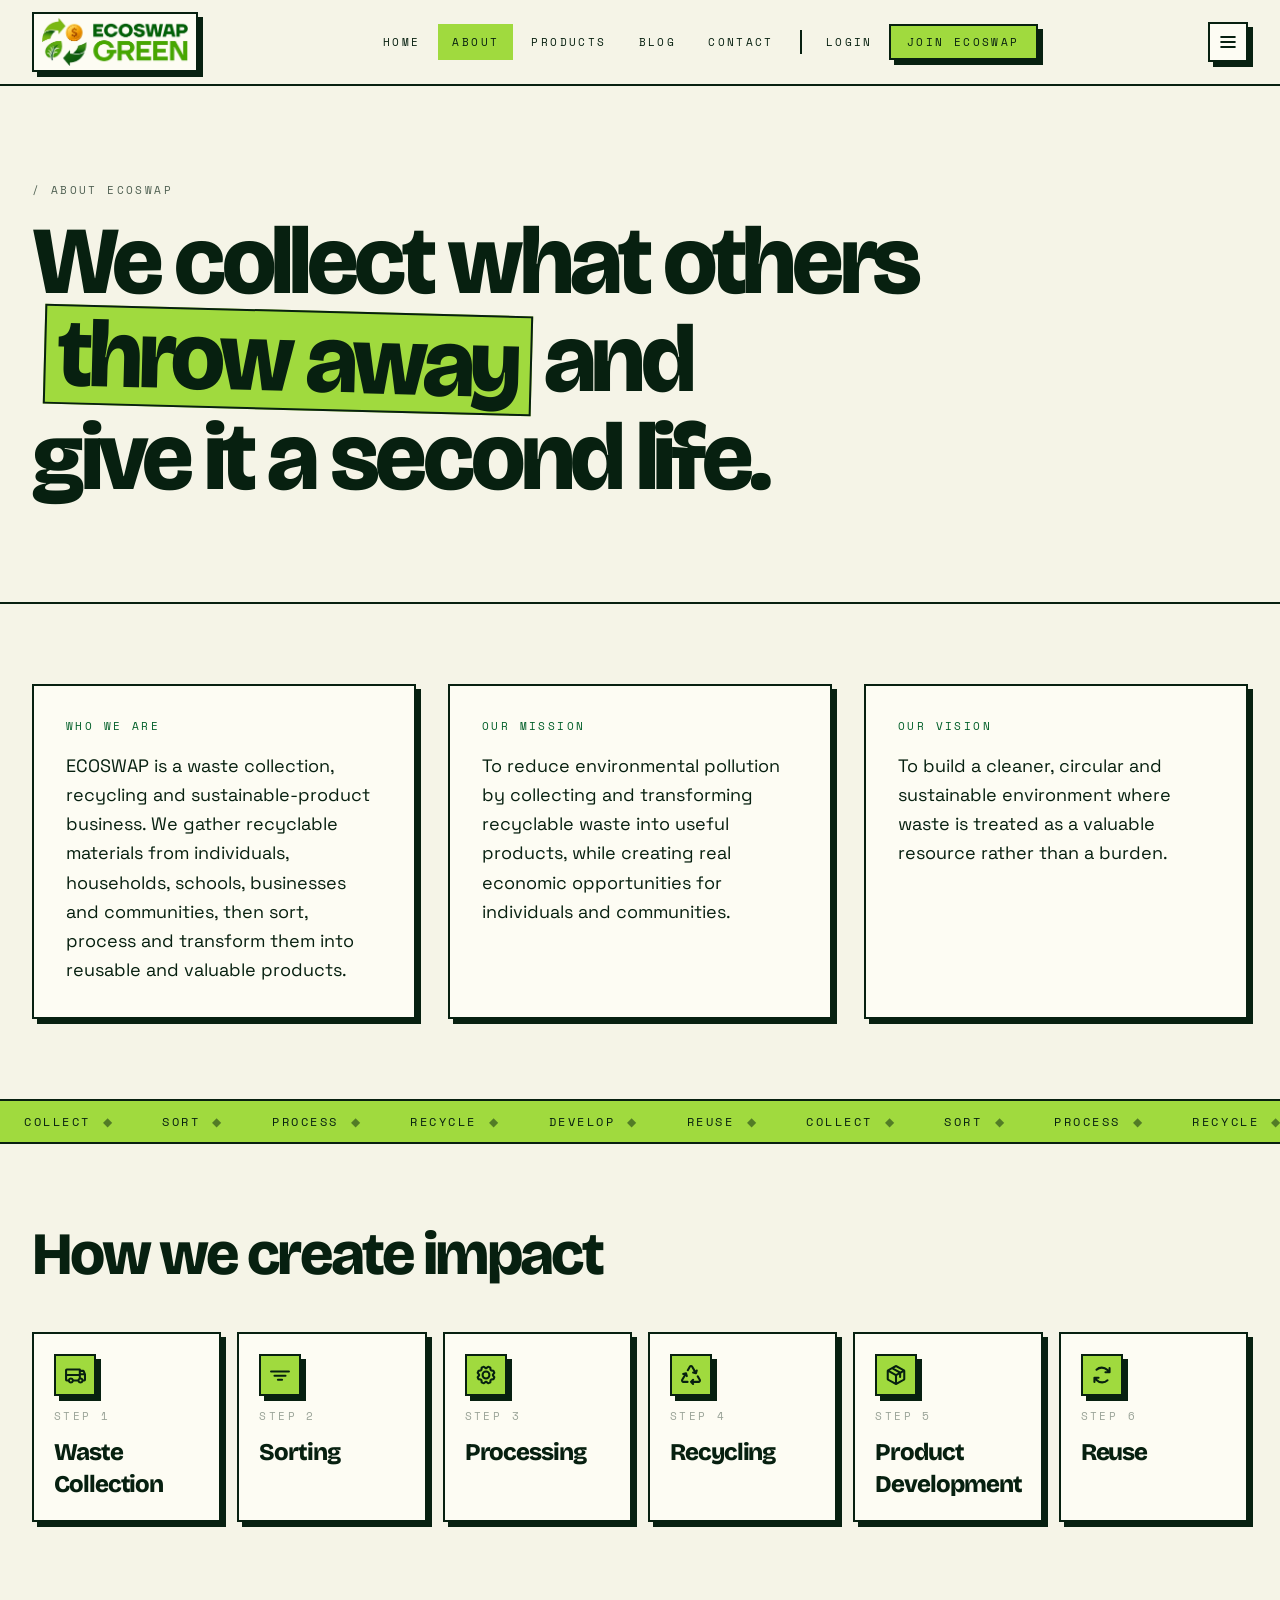
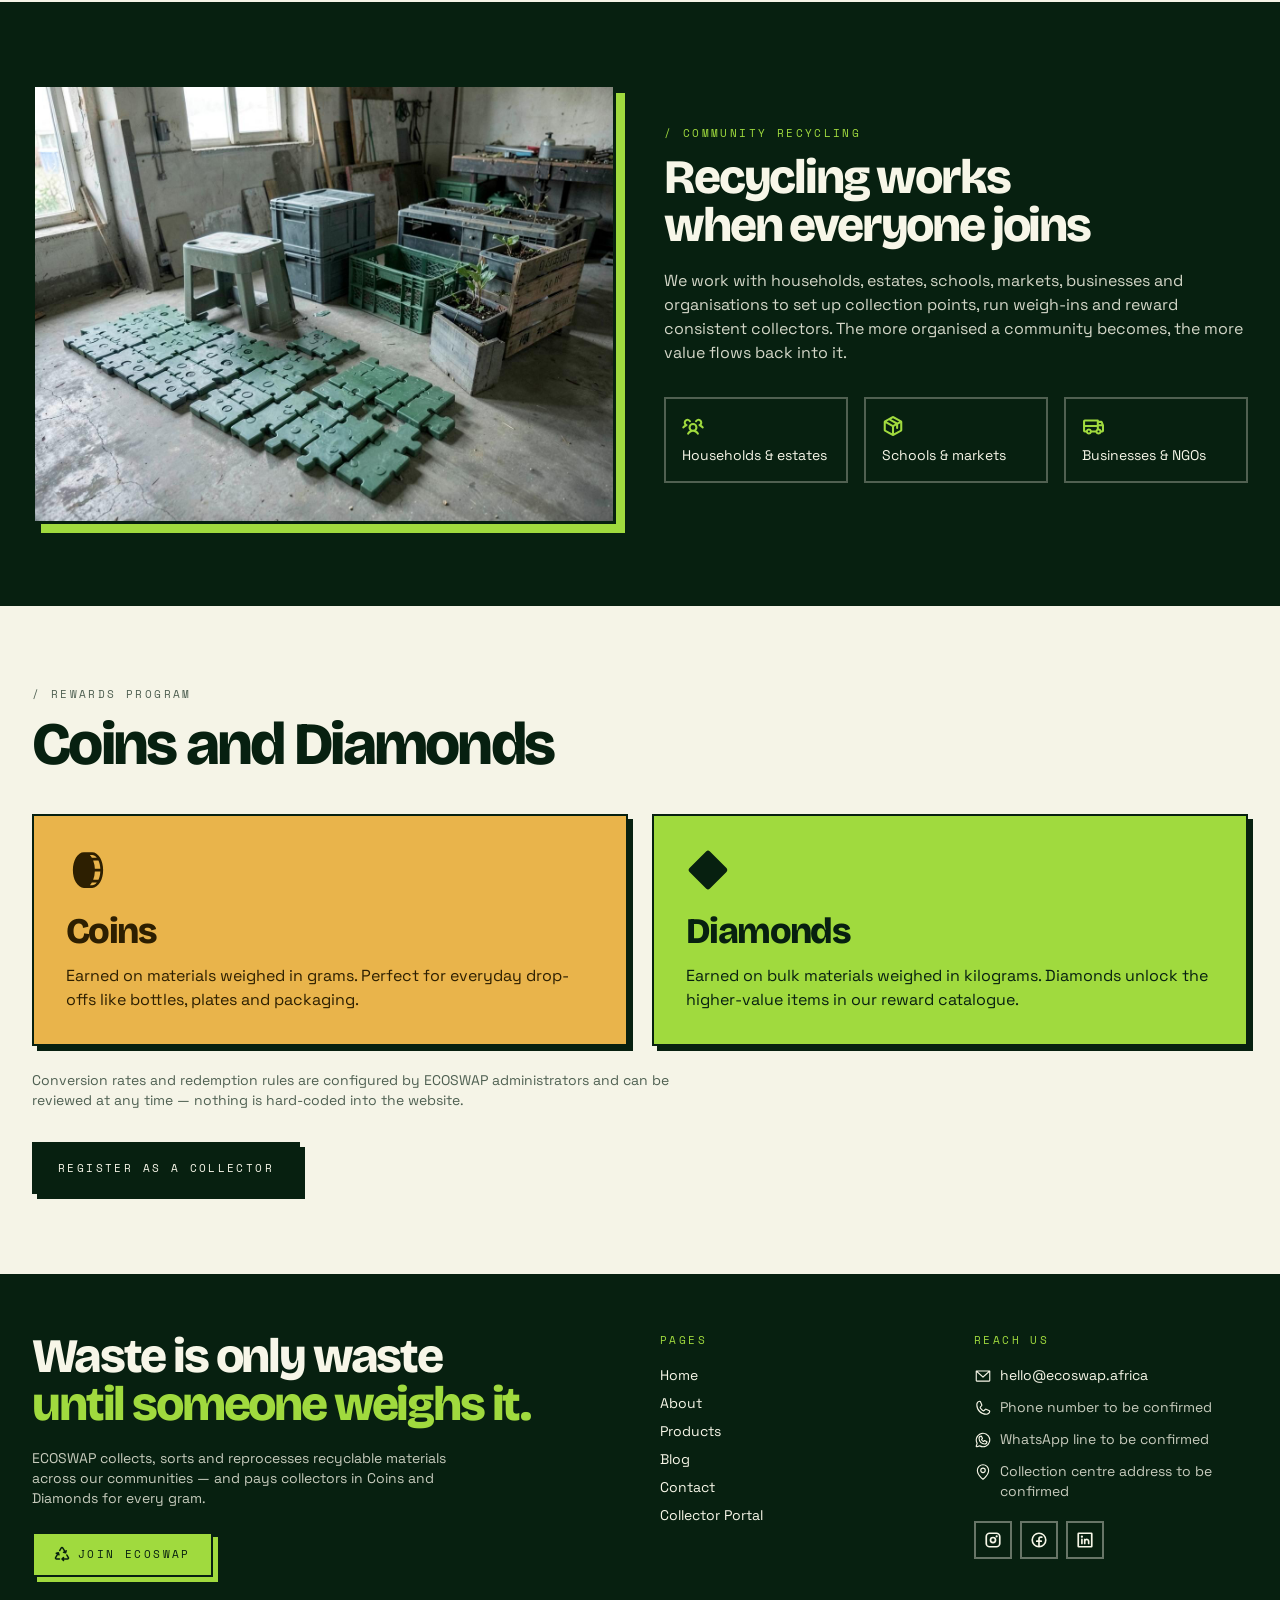
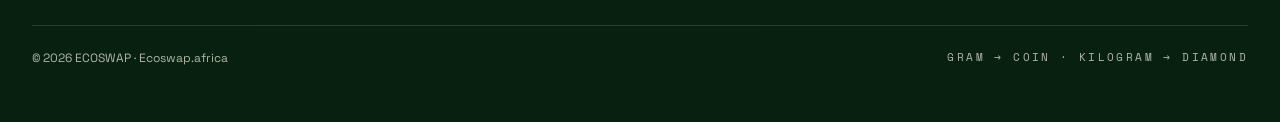
<file: about.html>
<!DOCTYPE html><html lang="en"><head><meta charSet="utf-8"/><meta name="viewport" content="width=device-width, initial-scale=1"/><link rel="preload" as="image" href="assets/ecoswap-logo-C7aq8z4i.png"/><link rel="stylesheet" href="assets/styles-b1EqgYHd.css" data-precedence="default"/><link rel="stylesheet" href="https://fonts.googleapis.com/css2?family=Bricolage+Grotesque:opsz,wght@12..96,400;12..96,700;12..96,800&amp;family=Space+Grotesk:wght@400;500;700&amp;family=Space+Mono:wght@400;700&amp;display=swap" data-precedence="default"/><title>About ECOSWAP — Recycling, Rewards and Circular Products</title><meta name="author" content="ECOSWAP"/><meta property="og:type" content="website"/><meta name="twitter:card" content="summary_large_image"/><meta name="description" content="ECOSWAP is a waste collection, recycling and sustainable-product business turning plastic waste into valuable products and community income."/><meta property="og:title" content="About ECOSWAP"/><meta property="og:description" content="Our mission, vision and the six-stage process that turns collected plastic into finished products."/><link rel="modulepreload" href="assets/index-Bk_VbEpN.js"/><link rel="modulepreload" href="assets/jsx-runtime-Cltr0gcK.js"/><link rel="modulepreload" href="assets/IconBase.es-qtHpuUy4.js"/><link rel="modulepreload" href="assets/useStore-D-4ReuTk.js"/><link rel="modulepreload" href="assets/Match-C0VHaIY6.js"/><link rel="modulepreload" href="assets/matchContext-qESg7g4D.js"/><link rel="modulepreload" href="assets/link-3c7x03M2.js"/><link rel="modulepreload" href="assets/about-D3tB_OSR.js"/><link rel="modulepreload" href="assets/Diamond.es-BhlUy9zG.js"/><link rel="modulepreload" href="assets/Package.es-zN5tRViX.js"/><link rel="modulepreload" href="assets/UsersThree.es-BoMWal4o.js"/><link rel="modulepreload" href="assets/reveal-BnvdA7bb.js"/><link rel="modulepreload" href="assets/marquee-BDiHBhPd.js"/><link rel="modulepreload" href="assets/products-CcrOalL4.js"/><link rel="preconnect" href="https://fonts.googleapis.com"/><link rel="preconnect" href="https://fonts.gstatic.com" crossorigin="anonymous"/><link rel="icon" type="image/png" href="assets/favicon.png"/></head><body><div class="flex min-h-screen flex-col"><header class="sticky top-0 z-50 border-b-2 border-border bg-background/95 backdrop-blur">
  <div class="mx-auto flex max-w-[1400px] items-center justify-between gap-4 px-4 py-3 md:px-8">
    <a href="index.html" class="flex min-w-0 items-center gap-2">
      <span class="brutal inline-flex shrink-0 items-center bg-paper px-2 py-1">
        <img src="assets/ecoswap-logo-C7aq8z4i.png" alt="ECOSWAP Green logo" width="604" height="198" class="h-9 w-auto shrink-0 md:h-12"/>
      </span>
      <span class="sr-only">ECOSWAP</span>
    </a>
    <nav class="hidden md:flex items-center gap-1">
      <a href="index.html" class="label-mono border-2 border-transparent px-3 py-2 transition-colors hover:border-border ">Home</a>
      <a href="about.html" class="label-mono border-2 border-transparent px-3 py-2 transition-colors hover:border-border bg-lime">About</a>
      <a href="products.html" class="label-mono border-2 border-transparent px-3 py-2 transition-colors hover:border-border ">Products</a>
      <a href="blog.html" class="label-mono border-2 border-transparent px-3 py-2 transition-colors hover:border-border ">Blog</a>
      <a href="contact.html" class="label-mono border-2 border-transparent px-3 py-2 transition-colors hover:border-border ">Contact</a>
      <div class="mx-2 h-6 w-0.5 bg-border"></div>
      <a href="auth.html?mode=login" class="label-mono px-3 py-2">Login</a>
      <a href="auth.html?mode=register" class="brutal brutal-press label-mono bg-lime px-4 py-2">Join ECOSWAP</a>
    </nav>
    <button class="brutal brutal-press bg-paper p-2 md:hidden" aria-label="Open menu" aria-expanded="false" id="mobileMenuBtn" onclick="document.getElementById('mobileNavDropdown').classList.toggle('hidden')">
      <svg xmlns="http://www.w3.org/2000/svg" width="20" height="20" fill="currentColor" viewBox="0 0 256 256"><path d="M228,128a12,12,0,0,1-12,12H40a12,12,0,0,1,0-24H216A12,12,0,0,1,228,128ZM40,76H216a12,12,0,0,0,0-24H40a12,12,0,0,0,0,24ZM216,180H40a12,12,0,0,0,0,24H216a12,12,0,0,0,0-24Z"></path></svg>
    </button>
  </div>
  <div id="mobileNavDropdown" class="hidden border-t-2 border-border bg-background px-4 py-4 md:hidden">
    <div class="flex flex-col gap-2">
      <a href="index.html" class="label-mono border-2 border-transparent px-3 py-2 transition-colors hover:border-border ">Home</a>
      <a href="about.html" class="label-mono border-2 border-transparent px-3 py-2 transition-colors hover:border-border bg-lime">About</a>
      <a href="products.html" class="label-mono border-2 border-transparent px-3 py-2 transition-colors hover:border-border ">Products</a>
      <a href="blog.html" class="label-mono border-2 border-transparent px-3 py-2 transition-colors hover:border-border ">Blog</a>
      <a href="contact.html" class="label-mono border-2 border-transparent px-3 py-2 transition-colors hover:border-border ">Contact</a>
      <div class="my-2 h-0.5 w-full bg-border"></div>
      <a href="auth.html?mode=login" class="label-mono px-3 py-2">Login</a>
      <a href="auth.html?mode=register" class="brutal brutal-press label-mono bg-lime px-4 py-2 text-center">Join ECOSWAP</a>
    </div>
  </div>
</header><main class="flex-1"><section class="border-b-2 border-border bg-background"><div class="mx-auto max-w-[1400px] px-4 py-16 md:px-8 lg:py-24"><p class="label-mono text-muted-foreground">/ about ecoswap</p><h1 class="display-tight mt-4 max-w-4xl text-[3.2rem] sm:text-7xl lg:text-8xl">We collect what others<span class="mx-3 inline-block rotate-[1.5deg] border-2 border-border bg-lime px-3">throw away</span>and give it a second life.</h1></div></section><section class="mx-auto grid max-w-[1400px] gap-8 px-4 py-20 md:px-8 lg:grid-cols-3"><div  class=""><div class="brutal h-full bg-paper p-8"><p class="label-mono text-primary">Who we are</p><p class="mt-4 text-lg leading-relaxed">ECOSWAP is a waste collection, recycling and sustainable-product business. We gather recyclable materials from individuals, households, schools, businesses and communities, then sort, process and transform them into reusable and valuable products.</p></div></div><div  class=""><div class="brutal h-full bg-paper p-8"><p class="label-mono text-primary">Our mission</p><p class="mt-4 text-lg leading-relaxed">To reduce environmental pollution by collecting and transforming recyclable waste into useful products, while creating real economic opportunities for individuals and communities.</p></div></div><div  class=""><div class="brutal h-full bg-paper p-8"><p class="label-mono text-primary">Our vision</p><p class="mt-4 text-lg leading-relaxed">To build a cleaner, circular and sustainable environment where waste is treated as a valuable resource rather than a burden.</p></div></div></section><div class="overflow-hidden border-y-2 border-border py-3 bg-lime text-lime-foreground"><div class="flex w-max animate-marquee"><span class="label-mono flex shrink-0 items-center gap-3 px-6 text-[0.72rem] whitespace-nowrap">Collect<span aria-hidden="true" class="opacity-50">◆</span></span><span class="label-mono flex shrink-0 items-center gap-3 px-6 text-[0.72rem] whitespace-nowrap">Sort<span aria-hidden="true" class="opacity-50">◆</span></span><span class="label-mono flex shrink-0 items-center gap-3 px-6 text-[0.72rem] whitespace-nowrap">Process<span aria-hidden="true" class="opacity-50">◆</span></span><span class="label-mono flex shrink-0 items-center gap-3 px-6 text-[0.72rem] whitespace-nowrap">Recycle<span aria-hidden="true" class="opacity-50">◆</span></span><span class="label-mono flex shrink-0 items-center gap-3 px-6 text-[0.72rem] whitespace-nowrap">Develop<span aria-hidden="true" class="opacity-50">◆</span></span><span class="label-mono flex shrink-0 items-center gap-3 px-6 text-[0.72rem] whitespace-nowrap">Reuse<span aria-hidden="true" class="opacity-50">◆</span></span><span class="label-mono flex shrink-0 items-center gap-3 px-6 text-[0.72rem] whitespace-nowrap">Collect<span aria-hidden="true" class="opacity-50">◆</span></span><span class="label-mono flex shrink-0 items-center gap-3 px-6 text-[0.72rem] whitespace-nowrap">Sort<span aria-hidden="true" class="opacity-50">◆</span></span><span class="label-mono flex shrink-0 items-center gap-3 px-6 text-[0.72rem] whitespace-nowrap">Process<span aria-hidden="true" class="opacity-50">◆</span></span><span class="label-mono flex shrink-0 items-center gap-3 px-6 text-[0.72rem] whitespace-nowrap">Recycle<span aria-hidden="true" class="opacity-50">◆</span></span><span class="label-mono flex shrink-0 items-center gap-3 px-6 text-[0.72rem] whitespace-nowrap">Develop<span aria-hidden="true" class="opacity-50">◆</span></span><span class="label-mono flex shrink-0 items-center gap-3 px-6 text-[0.72rem] whitespace-nowrap">Reuse<span aria-hidden="true" class="opacity-50">◆</span></span></div></div><section class="mx-auto max-w-[1400px] px-4 py-20 md:px-8"><h2 class="display-tight text-5xl sm:text-6xl">How we create impact</h2><div class="mt-12 grid gap-4 sm:grid-cols-2 lg:grid-cols-6"><div  class=""><div class="brutal flex h-full flex-col items-start gap-3 bg-paper p-5 transition-transform hover:-translate-y-1"><span class="brutal bg-lime p-2"><svg xmlns="http://www.w3.org/2000/svg" width="22" height="22" fill="currentColor" viewBox="0 0 256 256"><path d="M255.14,115.54l-14-35A19.89,19.89,0,0,0,222.58,68H196V64a12,12,0,0,0-12-12H32A20,20,0,0,0,12,72V184a20,20,0,0,0,20,20H46.06a36,36,0,0,0,67.88,0h44.12a36,36,0,0,0,67.88,0H236a20,20,0,0,0,20-20V120A21.7,21.7,0,0,0,255.14,115.54ZM196,92h23.88l6.4,16H196ZM80,204a12,12,0,1,1,12-12A12,12,0,0,1,80,204Zm92-41.92A36.32,36.32,0,0,0,158.06,180H113.94a36,36,0,0,0-67.88,0H36V140H172ZM172,116H36V76H172Zm20,88a12,12,0,1,1,12-12A12,12,0,0,1,192,204Zm40-24h-6.06A36.09,36.09,0,0,0,196,156.23V132h36Z"></path></svg></span><span class="label-mono opacity-40">step 1</span><p class="display-tight text-2xl">Waste Collection</p></div></div><div  class=""><div class="brutal flex h-full flex-col items-start gap-3 bg-paper p-5 transition-transform hover:-translate-y-1"><span class="brutal bg-lime p-2"><svg xmlns="http://www.w3.org/2000/svg" width="22" height="22" fill="currentColor" viewBox="0 0 256 256"><path d="M204,136a12,12,0,0,1-12,12H64a12,12,0,0,1,0-24H192A12,12,0,0,1,204,136Zm28-60H24a12,12,0,0,0,0,24H232a12,12,0,0,0,0-24Zm-80,96H104a12,12,0,0,0,0,24h48a12,12,0,0,0,0-24Z"></path></svg></span><span class="label-mono opacity-40">step 2</span><p class="display-tight text-2xl">Sorting</p></div></div><div  class=""><div class="brutal flex h-full flex-col items-start gap-3 bg-paper p-5 transition-transform hover:-translate-y-1"><span class="brutal bg-lime p-2"><svg xmlns="http://www.w3.org/2000/svg" width="22" height="22" fill="currentColor" viewBox="0 0 256 256"><path d="M128,76a52,52,0,1,0,52,52A52.06,52.06,0,0,0,128,76Zm0,80a28,28,0,1,1,28-28A28,28,0,0,1,128,156Zm92-27.21v-1.58l14-17.51a12,12,0,0,0,2.23-10.59A111.75,111.75,0,0,0,225,71.89,12,12,0,0,0,215.89,66L193.61,63.5l-1.11-1.11L190,40.1A12,12,0,0,0,184.11,31a111.67,111.67,0,0,0-27.23-11.27A12,12,0,0,0,146.3,22L128.79,36h-1.58L109.7,22a12,12,0,0,0-10.59-2.23A111.75,111.75,0,0,0,71.89,31.05,12,12,0,0,0,66,40.11L63.5,62.39,62.39,63.5,40.1,66A12,12,0,0,0,31,71.89,111.67,111.67,0,0,0,19.77,99.12,12,12,0,0,0,22,109.7l14,17.51v1.58L22,146.3a12,12,0,0,0-2.23,10.59,111.75,111.75,0,0,0,11.29,27.22A12,12,0,0,0,40.11,190l22.28,2.48,1.11,1.11L66,215.9A12,12,0,0,0,71.89,225a111.67,111.67,0,0,0,27.23,11.27A12,12,0,0,0,109.7,234l17.51-14h1.58l17.51,14a12,12,0,0,0,10.59,2.23A111.75,111.75,0,0,0,184.11,225a12,12,0,0,0,5.91-9.06l2.48-22.28,1.11-1.11L215.9,190a12,12,0,0,0,9.06-5.91,111.67,111.67,0,0,0,11.27-27.23A12,12,0,0,0,234,146.3Zm-24.12-4.89a70.1,70.1,0,0,1,0,8.2,12,12,0,0,0,2.61,8.22l12.84,16.05A86.47,86.47,0,0,1,207,166.86l-20.43,2.27a12,12,0,0,0-7.65,4,69,69,0,0,1-5.8,5.8,12,12,0,0,0-4,7.65L166.86,207a86.47,86.47,0,0,1-10.49,4.35l-16.05-12.85a12,12,0,0,0-7.5-2.62c-.24,0-.48,0-.72,0a70.1,70.1,0,0,1-8.2,0,12.06,12.06,0,0,0-8.22,2.6L99.63,211.33A86.47,86.47,0,0,1,89.14,207l-2.27-20.43a12,12,0,0,0-4-7.65,69,69,0,0,1-5.8-5.8,12,12,0,0,0-7.65-4L49,166.86a86.47,86.47,0,0,1-4.35-10.49l12.84-16.05a12,12,0,0,0,2.61-8.22,70.1,70.1,0,0,1,0-8.2,12,12,0,0,0-2.61-8.22L44.67,99.63A86.47,86.47,0,0,1,49,89.14l20.43-2.27a12,12,0,0,0,7.65-4,69,69,0,0,1,5.8-5.8,12,12,0,0,0,4-7.65L89.14,49a86.47,86.47,0,0,1,10.49-4.35l16.05,12.85a12.06,12.06,0,0,0,8.22,2.6,70.1,70.1,0,0,1,8.2,0,12,12,0,0,0,8.22-2.6l16.05-12.85A86.47,86.47,0,0,1,166.86,49l2.27,20.43a12,12,0,0,0,4,7.65,69,69,0,0,1,5.8,5.8,12,12,0,0,0,7.65,4L207,89.14a86.47,86.47,0,0,1,4.35,10.49l-12.84,16.05A12,12,0,0,0,195.88,123.9Z"></path></svg></span><span class="label-mono opacity-40">step 3</span><p class="display-tight text-2xl">Processing</p></div></div><div  class=""><div class="brutal flex h-full flex-col items-start gap-3 bg-paper p-5 transition-transform hover:-translate-y-1"><span class="brutal bg-lime p-2"><svg xmlns="http://www.w3.org/2000/svg" width="22" height="22" fill="currentColor" viewBox="0 0 256 256"><path d="M100,208a12,12,0,0,1-12,12H40a28,28,0,0,1-24.23-42l29.45-50.88-4.76,1.27a12,12,0,1,1-6.2-23.18l32.77-8.77a12,12,0,0,1,14.69,8.48l8.79,32.77a12,12,0,1,1-23.17,6.22L66.08,139l-29.5,51A4,4,0,0,0,40,196H88A12,12,0,0,1,100,208ZM128,36a3.87,3.87,0,0,1,3.46,2l29.45,50.87-4.75-1.27A12,12,0,1,0,150,110.78l32.77,8.79a12,12,0,0,0,14.69-8.48L206.2,78.3A12,12,0,1,0,183,72.08l-1.31,4.86L152.23,26a28,28,0,0,0-48.46,0L80.61,66a12,12,0,1,0,20.77,12l23.16-40A3.87,3.87,0,0,1,128,36ZM240.19,178l-23.14-40a12,12,0,1,0-20.77,12l23.14,40a4,4,0,0,1-3.46,6H157l3.51-3.51a12,12,0,1,0-17-17l-24,24a12,12,0,0,0,0,17l24,24a12,12,0,1,0,17-17L157,220h59a28,28,0,0,0,24.23-42Z"></path></svg></span><span class="label-mono opacity-40">step 4</span><p class="display-tight text-2xl">Recycling</p></div></div><div  class=""><div class="brutal flex h-full flex-col items-start gap-3 bg-paper p-5 transition-transform hover:-translate-y-1"><span class="brutal bg-lime p-2"><svg xmlns="http://www.w3.org/2000/svg" width="22" height="22" fill="currentColor" viewBox="0 0 256 256"><path d="M225.6,62.64l-88-48.17a19.91,19.91,0,0,0-19.2,0l-88,48.17A20,20,0,0,0,20,80.19v95.62a20,20,0,0,0,10.4,17.55l88,48.17a19.89,19.89,0,0,0,19.2,0l88-48.17A20,20,0,0,0,236,175.81V80.19A20,20,0,0,0,225.6,62.64ZM128,36.57,200,76,178.57,87.73l-72-39.42Zm0,78.83L56,76,81.56,62l72,39.41ZM44,96.79l72,39.4v76.67L44,173.44Zm96,116.07V136.19l24-13.13V152a12,12,0,0,0,24,0V109.92l24-13.13v76.65Z"></path></svg></span><span class="label-mono opacity-40">step 5</span><p class="display-tight text-2xl">Product Development</p></div></div><div  class=""><div class="brutal flex h-full flex-col items-start gap-3 bg-paper p-5 transition-transform hover:-translate-y-1"><span class="brutal bg-lime p-2"><svg xmlns="http://www.w3.org/2000/svg" width="22" height="22" fill="currentColor" viewBox="0 0 256 256"><path d="M228,48V96a12,12,0,0,1-12,12H168a12,12,0,0,1,0-24h19l-7.8-7.8a75.55,75.55,0,0,0-53.32-22.26h-.43A75.49,75.49,0,0,0,72.39,75.57,12,12,0,1,1,55.61,58.41a99.38,99.38,0,0,1,69.87-28.47H126A99.42,99.42,0,0,1,196.2,59.23L204,67V48a12,12,0,0,1,24,0ZM183.61,180.43a75.49,75.49,0,0,1-53.09,21.63h-.43A75.55,75.55,0,0,1,76.77,179.8L69,172H88a12,12,0,0,0,0-24H40a12,12,0,0,0-12,12v48a12,12,0,0,0,24,0V189l7.8,7.8A99.42,99.42,0,0,0,130,226.06h.56a99.38,99.38,0,0,0,69.87-28.47,12,12,0,0,0-16.78-17.16Z"></path></svg></span><span class="label-mono opacity-40">step 6</span><p class="display-tight text-2xl">Reuse</p></div></div></div></section><section class="border-y-2 border-border bg-ink py-20 text-ink-foreground"><div class="mx-auto grid max-w-[1400px] items-center gap-12 px-4 md:px-8 lg:grid-cols-2"><img src="assets/products-iP_2t174.jpg" alt="Products manufactured from recycled plastic in the ECOSWAP workshop" width="1280" height="960" loading="lazy" class="brutal-lg w-full object-cover" style="box-shadow:9px 9px 0 0 var(--color-lime)"/><div><p class="label-mono text-lime">/ community recycling</p><h2 class="display-tight mt-3 text-5xl">Recycling works when everyone joins</h2><p class="mt-5 opacity-85">We work with households, estates, schools, markets, businesses and organisations to set up collection points, run weigh-ins and reward consistent collectors. The more organised a community becomes, the more value flows back into it.</p><div class="mt-8 grid gap-4 sm:grid-cols-3"><div class="border-2 border-ink-foreground/30 p-4"><svg xmlns="http://www.w3.org/2000/svg" width="22" height="22" fill="currentColor" viewBox="0 0 256 256" class="text-lime"><path d="M164.38,181.1a52,52,0,1,0-72.76,0,75.89,75.89,0,0,0-30,28.89,12,12,0,0,0,20.78,12,53,53,0,0,1,91.22,0,12,12,0,1,0,20.78-12A75.89,75.89,0,0,0,164.38,181.1ZM100,144a28,28,0,1,1,28,28A28,28,0,0,1,100,144Zm147.21,9.59a12,12,0,0,1-16.81-2.39c-8.33-11.09-19.85-19.59-29.33-21.64a12,12,0,0,1-1.82-22.91,20,20,0,1,0-24.78-28.3,12,12,0,1,1-21-11.6,44,44,0,1,1,73.28,48.35,92.18,92.18,0,0,1,22.85,21.69A12,12,0,0,1,247.21,153.59Zm-192.28-24c-9.48,2.05-21,10.55-29.33,21.65A12,12,0,0,1,6.41,136.79,92.37,92.37,0,0,1,29.26,115.1a44,44,0,1,1,73.28-48.35,12,12,0,1,1-21,11.6,20,20,0,1,0-24.78,28.3,12,12,0,0,1-1.82,22.91Z"></path></svg><p class="mt-2 text-sm">Households &amp; estates</p></div><div class="border-2 border-ink-foreground/30 p-4"><svg xmlns="http://www.w3.org/2000/svg" width="22" height="22" fill="currentColor" viewBox="0 0 256 256" class="text-lime"><path d="M225.6,62.64l-88-48.17a19.91,19.91,0,0,0-19.2,0l-88,48.17A20,20,0,0,0,20,80.19v95.62a20,20,0,0,0,10.4,17.55l88,48.17a19.89,19.89,0,0,0,19.2,0l88-48.17A20,20,0,0,0,236,175.81V80.19A20,20,0,0,0,225.6,62.64ZM128,36.57,200,76,178.57,87.73l-72-39.42Zm0,78.83L56,76,81.56,62l72,39.41ZM44,96.79l72,39.4v76.67L44,173.44Zm96,116.07V136.19l24-13.13V152a12,12,0,0,0,24,0V109.92l24-13.13v76.65Z"></path></svg><p class="mt-2 text-sm">Schools &amp; markets</p></div><div class="border-2 border-ink-foreground/30 p-4"><svg xmlns="http://www.w3.org/2000/svg" width="22" height="22" fill="currentColor" viewBox="0 0 256 256" class="text-lime"><path d="M255.14,115.54l-14-35A19.89,19.89,0,0,0,222.58,68H196V64a12,12,0,0,0-12-12H32A20,20,0,0,0,12,72V184a20,20,0,0,0,20,20H46.06a36,36,0,0,0,67.88,0h44.12a36,36,0,0,0,67.88,0H236a20,20,0,0,0,20-20V120A21.7,21.7,0,0,0,255.14,115.54ZM196,92h23.88l6.4,16H196ZM80,204a12,12,0,1,1,12-12A12,12,0,0,1,80,204Zm92-41.92A36.32,36.32,0,0,0,158.06,180H113.94a36,36,0,0,0-67.88,0H36V140H172ZM172,116H36V76H172Zm20,88a12,12,0,1,1,12-12A12,12,0,0,1,192,204Zm40-24h-6.06A36.09,36.09,0,0,0,196,156.23V132h36Z"></path></svg><p class="mt-2 text-sm">Businesses &amp; NGOs</p></div></div></div></div></section><section class="mx-auto max-w-[1400px] px-4 py-20 md:px-8"><p class="label-mono text-muted-foreground">/ rewards program</p><h2 class="display-tight mt-3 text-5xl sm:text-6xl">Coins and Diamonds</h2><div class="mt-10 grid gap-6 md:grid-cols-2"><div class="brutal bg-coin p-8 text-coin-foreground"><svg xmlns="http://www.w3.org/2000/svg" width="44" height="44" fill="currentColor" viewBox="0 0 256 256"><path d="M198.51,56.09C186.44,35.4,169.92,24,152,24H104C86.08,24,69.56,35.4,57.49,56.09,46.21,75.42,40,101,40,128s6.21,52.58,17.49,71.91C69.56,220.6,86.08,232,104,232h48c17.92,0,34.44-11.4,46.51-32.09C209.79,180.58,216,155,216,128S209.79,75.42,198.51,56.09ZM199.79,120h-32a152.78,152.78,0,0,0-9.68-48H188.7C194.82,85.38,198.86,102,199.79,120Zm-20.6-64H150.46a83.13,83.13,0,0,0-12-16H152C162,40,171.4,46,179.19,56ZM152,216H138.49a83.13,83.13,0,0,0,12-16h28.73C171.4,210,162,216,152,216Zm36.7-32H158.12a152.78,152.78,0,0,0,9.68-48h32C198.86,154,194.82,170.62,188.7,184Z"></path></svg><p class="display-tight mt-5 text-4xl">Coins</p><p class="mt-3">Earned on materials weighed in grams. Perfect for everyday drop-offs like bottles, plates and packaging.</p></div><div class="brutal bg-lime p-8"><svg xmlns="http://www.w3.org/2000/svg" width="44" height="44" fill="currentColor" viewBox="0 0 256 256"><path d="M240,128a15.85,15.85,0,0,1-4.67,11.28l-96.05,96.06a16,16,0,0,1-22.56,0h0l-96-96.06a16,16,0,0,1,0-22.56l96.05-96.06a16,16,0,0,1,22.56,0l96.05,96.06A15.85,15.85,0,0,1,240,128Z"></path></svg><p class="display-tight mt-5 text-4xl">Diamonds</p><p class="mt-3">Earned on bulk materials weighed in kilograms. Diamonds unlock the higher-value items in our reward catalogue.</p></div></div><p class="mt-6 max-w-2xl text-sm text-muted-foreground">Conversion rates and redemption rules are configured by ECOSWAP administrators and can be reviewed at any time — nothing is hard-coded into the website.</p><a href="auth.html?mode=register" class="brutal brutal-press label-mono mt-8 inline-flex bg-ink px-6 py-4 text-ink-foreground">Register as a collector</a></section></main><footer class="border-t-2 border-border bg-ink text-ink-foreground"><div class="mx-auto max-w-[1400px] px-4 py-14 md:px-8"><div class="grid gap-10 md:grid-cols-2 lg:grid-cols-4"><div class="lg:col-span-2"><p class="display-tight text-4xl md:text-5xl">Waste is only waste<br/><span class="text-lime">until someone weighs it.</span></p><p class="mt-5 max-w-md text-sm opacity-80">ECOSWAP collects, sorts and reprocesses recyclable materials across our communities — and pays collectors in Coins and Diamonds for every gram.</p><a href="auth.html?mode=register" style="box-shadow:5px 5px 0 0 var(--color-lime)" class="brutal brutal-press label-mono mt-6 inline-flex items-center gap-2 border-lime bg-lime px-5 py-3 text-lime-foreground"><svg xmlns="http://www.w3.org/2000/svg" width="16" height="16" fill="currentColor" viewBox="0 0 256 256"><path d="M100,208a12,12,0,0,1-12,12H40a28,28,0,0,1-24.23-42l29.45-50.88-4.76,1.27a12,12,0,1,1-6.2-23.18l32.77-8.77a12,12,0,0,1,14.69,8.48l8.79,32.77a12,12,0,1,1-23.17,6.22L66.08,139l-29.5,51A4,4,0,0,0,40,196H88A12,12,0,0,1,100,208ZM128,36a3.87,3.87,0,0,1,3.46,2l29.45,50.87-4.75-1.27A12,12,0,1,0,150,110.78l32.77,8.79a12,12,0,0,0,14.69-8.48L206.2,78.3A12,12,0,1,0,183,72.08l-1.31,4.86L152.23,26a28,28,0,0,0-48.46,0L80.61,66a12,12,0,1,0,20.77,12l23.16-40A3.87,3.87,0,0,1,128,36ZM240.19,178l-23.14-40a12,12,0,1,0-20.77,12l23.14,40a4,4,0,0,1-3.46,6H157l3.51-3.51a12,12,0,1,0-17-17l-24,24a12,12,0,0,0,0,17l24,24a12,12,0,1,0,17-17L157,220h59a28,28,0,0,0,24.23-42Z"></path></svg> Join ECOSWAP</a></div><div><p class="label-mono mb-4 text-lime">Pages</p><ul class="space-y-2 text-sm"><li><a href="index.html" class="hover:text-lime hover:underline underline-offset-4">Home</a></li><li><a class="hover:text-lime hover:underline underline-offset-4 active" href="about.html" data-status="active" aria-current="page">About</a></li><li><a href="products.html" class="hover:text-lime hover:underline underline-offset-4">Products</a></li><li><a href="blog.html" class="hover:text-lime hover:underline underline-offset-4">Blog</a></li><li><a href="contact.html" class="hover:text-lime hover:underline underline-offset-4">Contact</a></li><li><a href="dashboard.html" class="hover:text-lime hover:underline underline-offset-4">Collector Portal</a></li></ul></div><div><p class="label-mono mb-4 text-lime">Reach us</p><ul class="space-y-3 text-sm"><li class="flex items-start gap-2"><svg xmlns="http://www.w3.org/2000/svg" width="18" height="18" fill="currentColor" viewBox="0 0 256 256" class="mt-0.5 shrink-0"><path d="M224,48H32a8,8,0,0,0-8,8V192a16,16,0,0,0,16,16H216a16,16,0,0,0,16-16V56A8,8,0,0,0,224,48ZM203.43,64,128,133.15,52.57,64ZM216,192H40V74.19l82.59,75.71a8,8,0,0,0,10.82,0L216,74.19V192Z"></path></svg><a href="mailto:hello@ecoswap.africa" class="break-all hover:text-lime">hello@ecoswap.africa</a></li><li class="flex items-start gap-2"><svg xmlns="http://www.w3.org/2000/svg" width="18" height="18" fill="currentColor" viewBox="0 0 256 256" class="mt-0.5 shrink-0"><path d="M222.37,158.46l-47.11-21.11-.13-.06a16,16,0,0,0-15.17,1.4,8.12,8.12,0,0,0-.75.56L134.87,160c-15.42-7.49-31.34-23.29-38.83-38.51l20.78-24.71c.2-.25.39-.5.57-.77a16,16,0,0,0,1.32-15.06l0-.12L97.54,33.64a16,16,0,0,0-16.62-9.52A56.26,56.26,0,0,0,32,80c0,79.4,64.6,144,144,144a56.26,56.26,0,0,0,55.88-48.92A16,16,0,0,0,222.37,158.46ZM176,208A128.14,128.14,0,0,1,48,80,40.2,40.2,0,0,1,82.87,40a.61.61,0,0,0,0,.12l21,47L83.2,111.86a6.13,6.13,0,0,0-.57.77,16,16,0,0,0-1,15.7c9.06,18.53,27.73,37.06,46.46,46.11a16,16,0,0,0,15.75-1.14,8.44,8.44,0,0,0,.74-.56L168.89,152l47,21.05h0s.08,0,.11,0A40.21,40.21,0,0,1,176,208Z"></path></svg><span class="opacity-80">Phone number to be confirmed</span></li><li class="flex items-start gap-2"><svg xmlns="http://www.w3.org/2000/svg" width="18" height="18" fill="currentColor" viewBox="0 0 256 256" class="mt-0.5 shrink-0"><path d="M187.58,144.84l-32-16a8,8,0,0,0-8,.5l-14.69,9.8a40.55,40.55,0,0,1-16-16l9.8-14.69a8,8,0,0,0,.5-8l-16-32A8,8,0,0,0,104,64a40,40,0,0,0-40,40,88.1,88.1,0,0,0,88,88,40,40,0,0,0,40-40A8,8,0,0,0,187.58,144.84ZM152,176a72.08,72.08,0,0,1-72-72A24,24,0,0,1,99.29,80.46l11.48,23L101,118a8,8,0,0,0-.73,7.51,56.47,56.47,0,0,0,30.15,30.15A8,8,0,0,0,138,155l14.61-9.74,23,11.48A24,24,0,0,1,152,176ZM128,24A104,104,0,0,0,36.18,176.88L24.83,210.93a16,16,0,0,0,20.24,20.24l34.05-11.35A104,104,0,1,0,128,24Zm0,192a87.87,87.87,0,0,1-44.06-11.81,8,8,0,0,0-6.54-.67L40,216,52.47,178.6a8,8,0,0,0-.66-6.54A88,88,0,1,1,128,216Z"></path></svg><span class="opacity-80">WhatsApp line to be confirmed</span></li><li class="flex items-start gap-2"><svg xmlns="http://www.w3.org/2000/svg" width="18" height="18" fill="currentColor" viewBox="0 0 256 256" class="mt-0.5 shrink-0"><path d="M128,64a40,40,0,1,0,40,40A40,40,0,0,0,128,64Zm0,64a24,24,0,1,1,24-24A24,24,0,0,1,128,128Zm0-112a88.1,88.1,0,0,0-88,88c0,31.4,14.51,64.68,42,96.25a254.19,254.19,0,0,0,41.45,38.3,8,8,0,0,0,9.18,0A254.19,254.19,0,0,0,174,200.25c27.45-31.57,42-64.85,42-96.25A88.1,88.1,0,0,0,128,16Zm0,206c-16.53-13-72-60.75-72-118a72,72,0,0,1,144,0C200,161.23,144.53,209,128,222Z"></path></svg><span class="opacity-80">Collection centre address to be confirmed</span></li></ul><div class="mt-5 flex gap-2"><span class="border-2 border-ink-foreground/40 p-2 transition-colors hover:border-lime hover:text-lime"><svg xmlns="http://www.w3.org/2000/svg" width="18" height="18" fill="currentColor" viewBox="0 0 256 256"><path d="M128,80a48,48,0,1,0,48,48A48.05,48.05,0,0,0,128,80Zm0,72a24,24,0,1,1,24-24A24,24,0,0,1,128,152ZM176,20H80A60.07,60.07,0,0,0,20,80v96a60.07,60.07,0,0,0,60,60h96a60.07,60.07,0,0,0,60-60V80A60.07,60.07,0,0,0,176,20Zm36,156a36,36,0,0,1-36,36H80a36,36,0,0,1-36-36V80A36,36,0,0,1,80,44h96a36,36,0,0,1,36,36ZM196,76a16,16,0,1,1-16-16A16,16,0,0,1,196,76Z"></path></svg></span><span class="border-2 border-ink-foreground/40 p-2 transition-colors hover:border-lime hover:text-lime"><svg xmlns="http://www.w3.org/2000/svg" width="18" height="18" fill="currentColor" viewBox="0 0 256 256"><path d="M128,20A108,108,0,1,0,236,128,108.12,108.12,0,0,0,128,20Zm12,191.13V156h20a12,12,0,0,0,0-24H140V112a12,12,0,0,1,12-12h16a12,12,0,0,0,0-24H152a36,36,0,0,0-36,36v20H96a12,12,0,0,0,0,24h20v55.13a84,84,0,1,1,24,0Z"></path></svg></span><span class="border-2 border-ink-foreground/40 p-2 transition-colors hover:border-lime hover:text-lime"><svg xmlns="http://www.w3.org/2000/svg" width="18" height="18" fill="currentColor" viewBox="0 0 256 256"><path d="M216,20H40A20,20,0,0,0,20,40V216a20,20,0,0,0,20,20H216a20,20,0,0,0,20-20V40A20,20,0,0,0,216,20Zm-4,192H44V44H212ZM112,176V120a12,12,0,0,1,21.43-7.41A40,40,0,0,1,192,148v28a12,12,0,0,1-24,0V148a16,16,0,0,0-32,0v28a12,12,0,0,1-24,0ZM96,120v56a12,12,0,0,1-24,0V120a12,12,0,0,1,24,0ZM68,80A16,16,0,1,1,84,96,16,16,0,0,1,68,80Z"></path></svg></span></div></div></div><div class="mt-12 flex flex-col gap-2 border-t border-ink-foreground/20 pt-6 text-xs opacity-70 sm:flex-row sm:justify-between"><span>© 2026 ECOSWAP · Ecoswap.africa</span><span class="label-mono">Gram → Coin · Kilogram → Diamond</span></div></div></footer></div><section aria-label="Notifications alt+T" tabindex="-1" aria-live="polite" aria-relevant="additions text" aria-atomic="false"></section>


</body></html>
</file>
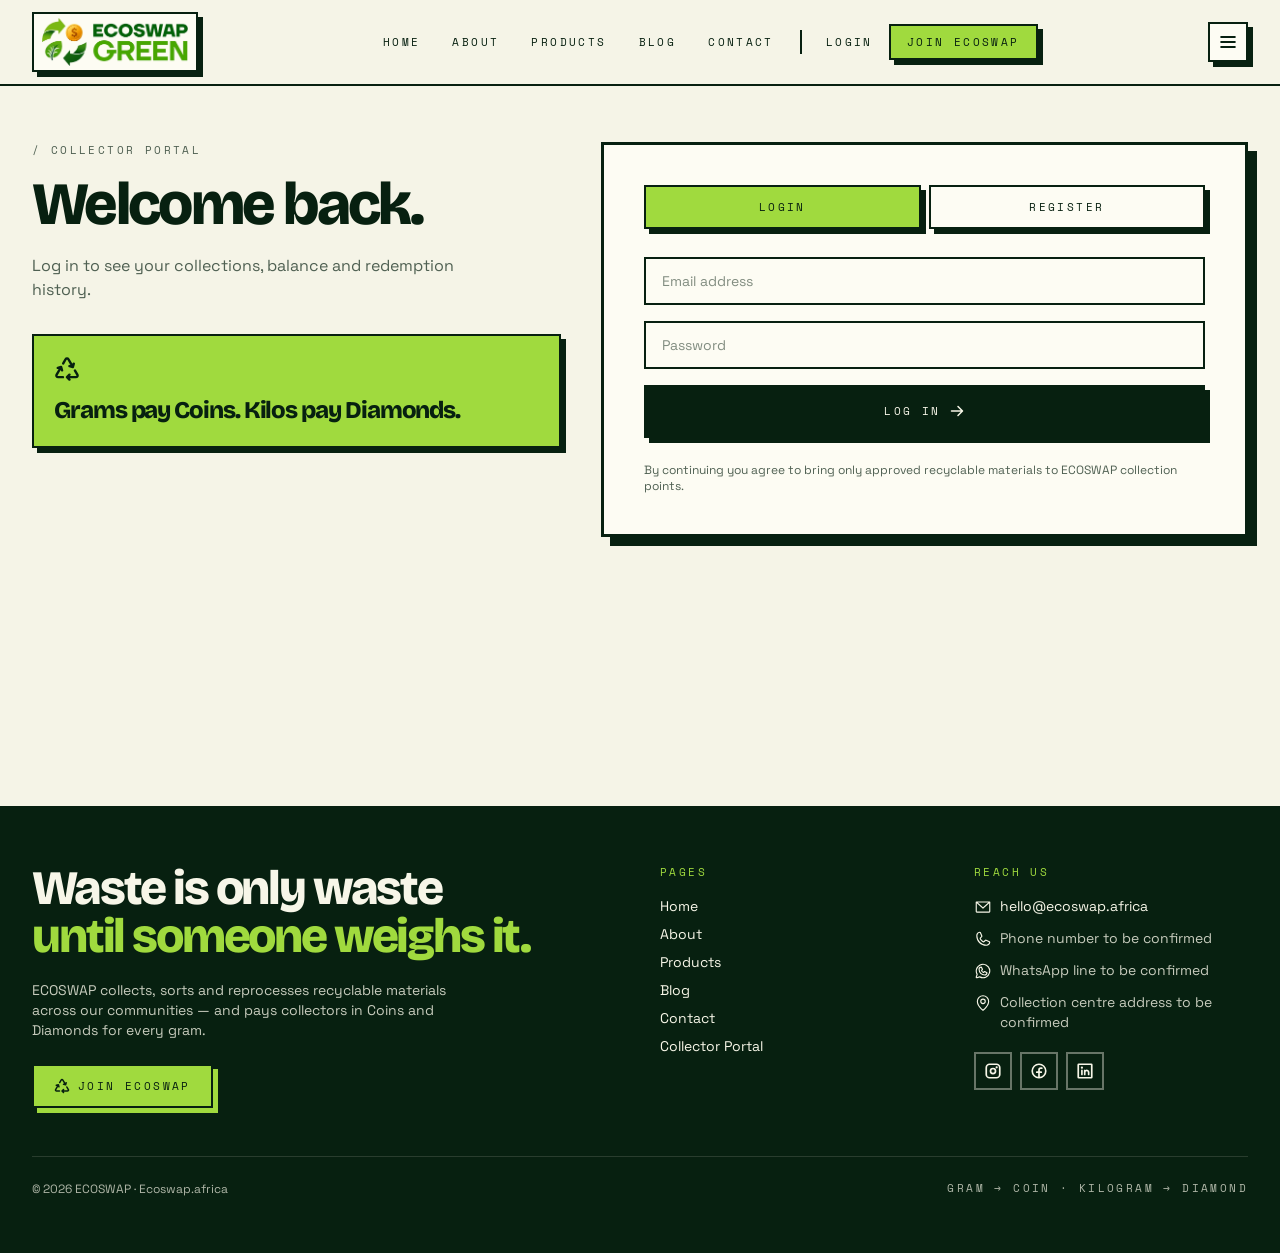
<file: auth.html>
<!DOCTYPE html><html lang="en"><head><meta charSet="utf-8"/><meta name="viewport" content="width=device-width, initial-scale=1"/><link rel="preload" as="image" href="assets/ecoswap-logo-C7aq8z4i.png"/><link rel="stylesheet" href="assets/styles-b1EqgYHd.css" data-precedence="default"/><link rel="stylesheet" href="https://fonts.googleapis.com/css2?family=Bricolage+Grotesque:opsz,wght@12..96,400;12..96,700;12..96,800&amp;family=Space+Grotesk:wght@400;500;700&amp;family=Space+Mono:wght@400;700&amp;display=swap" data-precedence="default"/><title>Login or Register — ECOSWAP Collector Portal</title><meta name="author" content="ECOSWAP"/><meta property="og:type" content="website"/><meta name="twitter:card" content="summary_large_image"/><meta name="description" content="Create your ECOSWAP collector account to track collections, earn Coins and Diamonds, and redeem rewards."/><meta property="og:title" content="ECOSWAP Collector Portal"/><meta property="og:description" content="Register as an ECOSWAP collector or log in to your dashboard."/><link rel="modulepreload" href="assets/index-Bk_VbEpN.js"/><link rel="modulepreload" href="assets/jsx-runtime-Cltr0gcK.js"/><link rel="modulepreload" href="assets/IconBase.es-qtHpuUy4.js"/><link rel="modulepreload" href="assets/useStore-D-4ReuTk.js"/><link rel="modulepreload" href="assets/Match-C0VHaIY6.js"/><link rel="modulepreload" href="assets/matchContext-qESg7g4D.js"/><link rel="modulepreload" href="assets/link-3c7x03M2.js"/><link rel="modulepreload" href="assets/auth-ClOu4Q6_.js"/><link rel="modulepreload" href="assets/ArrowRight.es-DmPt-_jf.js"/><link rel="preconnect" href="https://fonts.googleapis.com"/><link rel="preconnect" href="https://fonts.gstatic.com" crossorigin="anonymous"/><link rel="icon" type="image/png" href="assets/favicon.png"/></head><body><div class="flex min-h-screen flex-col"><header class="sticky top-0 z-50 border-b-2 border-border bg-background/95 backdrop-blur">
  <div class="mx-auto flex max-w-[1400px] items-center justify-between gap-4 px-4 py-3 md:px-8">
    <a href="index.html" class="flex min-w-0 items-center gap-2">
      <span class="brutal inline-flex shrink-0 items-center bg-paper px-2 py-1">
        <img src="assets/ecoswap-logo-C7aq8z4i.png" alt="ECOSWAP Green logo" width="604" height="198" class="h-9 w-auto shrink-0 md:h-12"/>
      </span>
      <span class="sr-only">ECOSWAP</span>
    </a>
    <nav class="hidden md:flex items-center gap-1">
      <a href="index.html" class="label-mono border-2 border-transparent px-3 py-2 transition-colors hover:border-border ">Home</a>
      <a href="about.html" class="label-mono border-2 border-transparent px-3 py-2 transition-colors hover:border-border ">About</a>
      <a href="products.html" class="label-mono border-2 border-transparent px-3 py-2 transition-colors hover:border-border ">Products</a>
      <a href="blog.html" class="label-mono border-2 border-transparent px-3 py-2 transition-colors hover:border-border ">Blog</a>
      <a href="contact.html" class="label-mono border-2 border-transparent px-3 py-2 transition-colors hover:border-border ">Contact</a>
      <div class="mx-2 h-6 w-0.5 bg-border"></div>
      <a href="auth.html?mode=login" class="label-mono px-3 py-2">Login</a>
      <a href="auth.html?mode=register" class="brutal brutal-press label-mono bg-lime px-4 py-2">Join ECOSWAP</a>
    </nav>
    <button class="brutal brutal-press bg-paper p-2 md:hidden" aria-label="Open menu" aria-expanded="false" id="mobileMenuBtn" onclick="document.getElementById('mobileNavDropdown').classList.toggle('hidden')">
      <svg xmlns="http://www.w3.org/2000/svg" width="20" height="20" fill="currentColor" viewBox="0 0 256 256"><path d="M228,128a12,12,0,0,1-12,12H40a12,12,0,0,1,0-24H216A12,12,0,0,1,228,128ZM40,76H216a12,12,0,0,0,0-24H40a12,12,0,0,0,0,24ZM216,180H40a12,12,0,0,0,0,24H216a12,12,0,0,0,0-24Z"></path></svg>
    </button>
  </div>
  <div id="mobileNavDropdown" class="hidden border-t-2 border-border bg-background px-4 py-4 md:hidden">
    <div class="flex flex-col gap-2">
      <a href="index.html" class="label-mono border-2 border-transparent px-3 py-2 transition-colors hover:border-border ">Home</a>
      <a href="about.html" class="label-mono border-2 border-transparent px-3 py-2 transition-colors hover:border-border ">About</a>
      <a href="products.html" class="label-mono border-2 border-transparent px-3 py-2 transition-colors hover:border-border ">Products</a>
      <a href="blog.html" class="label-mono border-2 border-transparent px-3 py-2 transition-colors hover:border-border ">Blog</a>
      <a href="contact.html" class="label-mono border-2 border-transparent px-3 py-2 transition-colors hover:border-border ">Contact</a>
      <div class="my-2 h-0.5 w-full bg-border"></div>
      <a href="auth.html?mode=login" class="label-mono px-3 py-2">Login</a>
      <a href="auth.html?mode=register" class="brutal brutal-press label-mono bg-lime px-4 py-2 text-center">Join ECOSWAP</a>
    </div>
  </div>
</header><main class="flex-1"><section class="min-h-[80vh] py-14"><div class="mx-auto grid max-w-[1400px] items-start gap-10 px-4 md:px-8 lg:grid-cols-[0.9fr_1.1fr]"><div class="lg:sticky lg:top-28"><p class="label-mono text-muted-foreground">/ collector portal</p><h1 class="display-tight mt-4 text-[3rem] sm:text-6xl">Welcome back.</h1><p class="mt-5 max-w-md text-muted-foreground">Log in to see your collections, balance and redemption history.</p><div class="brutal mt-8 bg-lime p-5"><svg xmlns="http://www.w3.org/2000/svg" width="26" height="26" fill="currentColor" viewBox="0 0 256 256"><path d="M100,208a12,12,0,0,1-12,12H40a28,28,0,0,1-24.23-42l29.45-50.88-4.76,1.27a12,12,0,1,1-6.2-23.18l32.77-8.77a12,12,0,0,1,14.69,8.48l8.79,32.77a12,12,0,1,1-23.17,6.22L66.08,139l-29.5,51A4,4,0,0,0,40,196H88A12,12,0,0,1,100,208ZM128,36a3.87,3.87,0,0,1,3.46,2l29.45,50.87-4.75-1.27A12,12,0,1,0,150,110.78l32.77,8.79a12,12,0,0,0,14.69-8.48L206.2,78.3A12,12,0,1,0,183,72.08l-1.31,4.86L152.23,26a28,28,0,0,0-48.46,0L80.61,66a12,12,0,1,0,20.77,12l23.16-40A3.87,3.87,0,0,1,128,36ZM240.19,178l-23.14-40a12,12,0,1,0-20.77,12l23.14,40a4,4,0,0,1-3.46,6H157l3.51-3.51a12,12,0,1,0-17-17l-24,24a12,12,0,0,0,0,17l24,24a12,12,0,1,0,17-17L157,220h59a28,28,0,0,0,24.23-42Z"></path></svg><p class="display-tight mt-3 text-2xl">Grams pay Coins. Kilos pay Diamonds.</p></div></div><div class="brutal-lg bg-paper p-7 sm:p-10"><div class="flex gap-2"><a class="brutal label-mono flex-1 px-4 py-3 text-center bg-lime active" href="auth.html?mode=login" data-status="active" aria-current="page">Login</a><a href="auth.html?mode=register" class="brutal label-mono flex-1 px-4 py-3 text-center bg-paper">Register</a></div><form class="mt-7 space-y-4"><input type="email" required="" placeholder="Email address" class="w-full border-2 border-border bg-paper px-4 py-3 text-sm outline-none focus:bg-lime/30" name="email"/><input type="password" required="" minLength="6" placeholder="Password" class="w-full border-2 border-border bg-paper px-4 py-3 text-sm outline-none focus:bg-lime/30" name="password"/><button class="brutal brutal-press label-mono flex w-full items-center justify-center gap-2 bg-ink px-6 py-4 text-ink-foreground disabled:opacity-50">Log in<svg xmlns="http://www.w3.org/2000/svg" width="16" height="16" fill="currentColor" viewBox="0 0 256 256"><path d="M224.49,136.49l-72,72a12,12,0,0,1-17-17L187,140H40a12,12,0,0,1,0-24H187L135.51,64.48a12,12,0,0,1,17-17l72,72A12,12,0,0,1,224.49,136.49Z"></path></svg></button></form><p class="mt-6 text-xs text-muted-foreground">By continuing you agree to bring only approved recyclable materials to ECOSWAP collection points.</p></div></div></section></main><footer class="border-t-2 border-border bg-ink text-ink-foreground"><div class="mx-auto max-w-[1400px] px-4 py-14 md:px-8"><div class="grid gap-10 md:grid-cols-2 lg:grid-cols-4"><div class="lg:col-span-2"><p class="display-tight text-4xl md:text-5xl">Waste is only waste<br/><span class="text-lime">until someone weighs it.</span></p><p class="mt-5 max-w-md text-sm opacity-80">ECOSWAP collects, sorts and reprocesses recyclable materials across our communities — and pays collectors in Coins and Diamonds for every gram.</p><a href="auth.html?mode=register" style="box-shadow:5px 5px 0 0 var(--color-lime)" class="brutal brutal-press label-mono mt-6 inline-flex items-center gap-2 border-lime bg-lime px-5 py-3 text-lime-foreground"><svg xmlns="http://www.w3.org/2000/svg" width="16" height="16" fill="currentColor" viewBox="0 0 256 256"><path d="M100,208a12,12,0,0,1-12,12H40a28,28,0,0,1-24.23-42l29.45-50.88-4.76,1.27a12,12,0,1,1-6.2-23.18l32.77-8.77a12,12,0,0,1,14.69,8.48l8.79,32.77a12,12,0,1,1-23.17,6.22L66.08,139l-29.5,51A4,4,0,0,0,40,196H88A12,12,0,0,1,100,208ZM128,36a3.87,3.87,0,0,1,3.46,2l29.45,50.87-4.75-1.27A12,12,0,1,0,150,110.78l32.77,8.79a12,12,0,0,0,14.69-8.48L206.2,78.3A12,12,0,1,0,183,72.08l-1.31,4.86L152.23,26a28,28,0,0,0-48.46,0L80.61,66a12,12,0,1,0,20.77,12l23.16-40A3.87,3.87,0,0,1,128,36ZM240.19,178l-23.14-40a12,12,0,1,0-20.77,12l23.14,40a4,4,0,0,1-3.46,6H157l3.51-3.51a12,12,0,1,0-17-17l-24,24a12,12,0,0,0,0,17l24,24a12,12,0,1,0,17-17L157,220h59a28,28,0,0,0,24.23-42Z"></path></svg> Join ECOSWAP</a></div><div><p class="label-mono mb-4 text-lime">Pages</p><ul class="space-y-2 text-sm"><li><a href="index.html" class="hover:text-lime hover:underline underline-offset-4">Home</a></li><li><a href="about.html" class="hover:text-lime hover:underline underline-offset-4">About</a></li><li><a href="products.html" class="hover:text-lime hover:underline underline-offset-4">Products</a></li><li><a href="blog.html" class="hover:text-lime hover:underline underline-offset-4">Blog</a></li><li><a href="contact.html" class="hover:text-lime hover:underline underline-offset-4">Contact</a></li><li><a href="dashboard.html" class="hover:text-lime hover:underline underline-offset-4">Collector Portal</a></li></ul></div><div><p class="label-mono mb-4 text-lime">Reach us</p><ul class="space-y-3 text-sm"><li class="flex items-start gap-2"><svg xmlns="http://www.w3.org/2000/svg" width="18" height="18" fill="currentColor" viewBox="0 0 256 256" class="mt-0.5 shrink-0"><path d="M224,48H32a8,8,0,0,0-8,8V192a16,16,0,0,0,16,16H216a16,16,0,0,0,16-16V56A8,8,0,0,0,224,48ZM203.43,64,128,133.15,52.57,64ZM216,192H40V74.19l82.59,75.71a8,8,0,0,0,10.82,0L216,74.19V192Z"></path></svg><a href="mailto:hello@ecoswap.africa" class="break-all hover:text-lime">hello@ecoswap.africa</a></li><li class="flex items-start gap-2"><svg xmlns="http://www.w3.org/2000/svg" width="18" height="18" fill="currentColor" viewBox="0 0 256 256" class="mt-0.5 shrink-0"><path d="M222.37,158.46l-47.11-21.11-.13-.06a16,16,0,0,0-15.17,1.4,8.12,8.12,0,0,0-.75.56L134.87,160c-15.42-7.49-31.34-23.29-38.83-38.51l20.78-24.71c.2-.25.39-.5.57-.77a16,16,0,0,0,1.32-15.06l0-.12L97.54,33.64a16,16,0,0,0-16.62-9.52A56.26,56.26,0,0,0,32,80c0,79.4,64.6,144,144,144a56.26,56.26,0,0,0,55.88-48.92A16,16,0,0,0,222.37,158.46ZM176,208A128.14,128.14,0,0,1,48,80,40.2,40.2,0,0,1,82.87,40a.61.61,0,0,0,0,.12l21,47L83.2,111.86a6.13,6.13,0,0,0-.57.77,16,16,0,0,0-1,15.7c9.06,18.53,27.73,37.06,46.46,46.11a16,16,0,0,0,15.75-1.14,8.44,8.44,0,0,0,.74-.56L168.89,152l47,21.05h0s.08,0,.11,0A40.21,40.21,0,0,1,176,208Z"></path></svg><span class="opacity-80">Phone number to be confirmed</span></li><li class="flex items-start gap-2"><svg xmlns="http://www.w3.org/2000/svg" width="18" height="18" fill="currentColor" viewBox="0 0 256 256" class="mt-0.5 shrink-0"><path d="M187.58,144.84l-32-16a8,8,0,0,0-8,.5l-14.69,9.8a40.55,40.55,0,0,1-16-16l9.8-14.69a8,8,0,0,0,.5-8l-16-32A8,8,0,0,0,104,64a40,40,0,0,0-40,40,88.1,88.1,0,0,0,88,88,40,40,0,0,0,40-40A8,8,0,0,0,187.58,144.84ZM152,176a72.08,72.08,0,0,1-72-72A24,24,0,0,1,99.29,80.46l11.48,23L101,118a8,8,0,0,0-.73,7.51,56.47,56.47,0,0,0,30.15,30.15A8,8,0,0,0,138,155l14.61-9.74,23,11.48A24,24,0,0,1,152,176ZM128,24A104,104,0,0,0,36.18,176.88L24.83,210.93a16,16,0,0,0,20.24,20.24l34.05-11.35A104,104,0,1,0,128,24Zm0,192a87.87,87.87,0,0,1-44.06-11.81,8,8,0,0,0-6.54-.67L40,216,52.47,178.6a8,8,0,0,0-.66-6.54A88,88,0,1,1,128,216Z"></path></svg><span class="opacity-80">WhatsApp line to be confirmed</span></li><li class="flex items-start gap-2"><svg xmlns="http://www.w3.org/2000/svg" width="18" height="18" fill="currentColor" viewBox="0 0 256 256" class="mt-0.5 shrink-0"><path d="M128,64a40,40,0,1,0,40,40A40,40,0,0,0,128,64Zm0,64a24,24,0,1,1,24-24A24,24,0,0,1,128,128Zm0-112a88.1,88.1,0,0,0-88,88c0,31.4,14.51,64.68,42,96.25a254.19,254.19,0,0,0,41.45,38.3,8,8,0,0,0,9.18,0A254.19,254.19,0,0,0,174,200.25c27.45-31.57,42-64.85,42-96.25A88.1,88.1,0,0,0,128,16Zm0,206c-16.53-13-72-60.75-72-118a72,72,0,0,1,144,0C200,161.23,144.53,209,128,222Z"></path></svg><span class="opacity-80">Collection centre address to be confirmed</span></li></ul><div class="mt-5 flex gap-2"><span class="border-2 border-ink-foreground/40 p-2 transition-colors hover:border-lime hover:text-lime"><svg xmlns="http://www.w3.org/2000/svg" width="18" height="18" fill="currentColor" viewBox="0 0 256 256"><path d="M128,80a48,48,0,1,0,48,48A48.05,48.05,0,0,0,128,80Zm0,72a24,24,0,1,1,24-24A24,24,0,0,1,128,152ZM176,20H80A60.07,60.07,0,0,0,20,80v96a60.07,60.07,0,0,0,60,60h96a60.07,60.07,0,0,0,60-60V80A60.07,60.07,0,0,0,176,20Zm36,156a36,36,0,0,1-36,36H80a36,36,0,0,1-36-36V80A36,36,0,0,1,80,44h96a36,36,0,0,1,36,36ZM196,76a16,16,0,1,1-16-16A16,16,0,0,1,196,76Z"></path></svg></span><span class="border-2 border-ink-foreground/40 p-2 transition-colors hover:border-lime hover:text-lime"><svg xmlns="http://www.w3.org/2000/svg" width="18" height="18" fill="currentColor" viewBox="0 0 256 256"><path d="M128,20A108,108,0,1,0,236,128,108.12,108.12,0,0,0,128,20Zm12,191.13V156h20a12,12,0,0,0,0-24H140V112a12,12,0,0,1,12-12h16a12,12,0,0,0,0-24H152a36,36,0,0,0-36,36v20H96a12,12,0,0,0,0,24h20v55.13a84,84,0,1,1,24,0Z"></path></svg></span><span class="border-2 border-ink-foreground/40 p-2 transition-colors hover:border-lime hover:text-lime"><svg xmlns="http://www.w3.org/2000/svg" width="18" height="18" fill="currentColor" viewBox="0 0 256 256"><path d="M216,20H40A20,20,0,0,0,20,40V216a20,20,0,0,0,20,20H216a20,20,0,0,0,20-20V40A20,20,0,0,0,216,20Zm-4,192H44V44H212ZM112,176V120a12,12,0,0,1,21.43-7.41A40,40,0,0,1,192,148v28a12,12,0,0,1-24,0V148a16,16,0,0,0-32,0v28a12,12,0,0,1-24,0ZM96,120v56a12,12,0,0,1-24,0V120a12,12,0,0,1,24,0ZM68,80A16,16,0,1,1,84,96,16,16,0,0,1,68,80Z"></path></svg></span></div></div></div><div class="mt-12 flex flex-col gap-2 border-t border-ink-foreground/20 pt-6 text-xs opacity-70 sm:flex-row sm:justify-between"><span>© 2026 ECOSWAP · Ecoswap.africa</span><span class="label-mono">Gram → Coin · Kilogram → Diamond</span></div></div></footer></div><section aria-label="Notifications alt+T" tabindex="-1" aria-live="polite" aria-relevant="additions text" aria-atomic="false"></section>


</body></html>
</file>
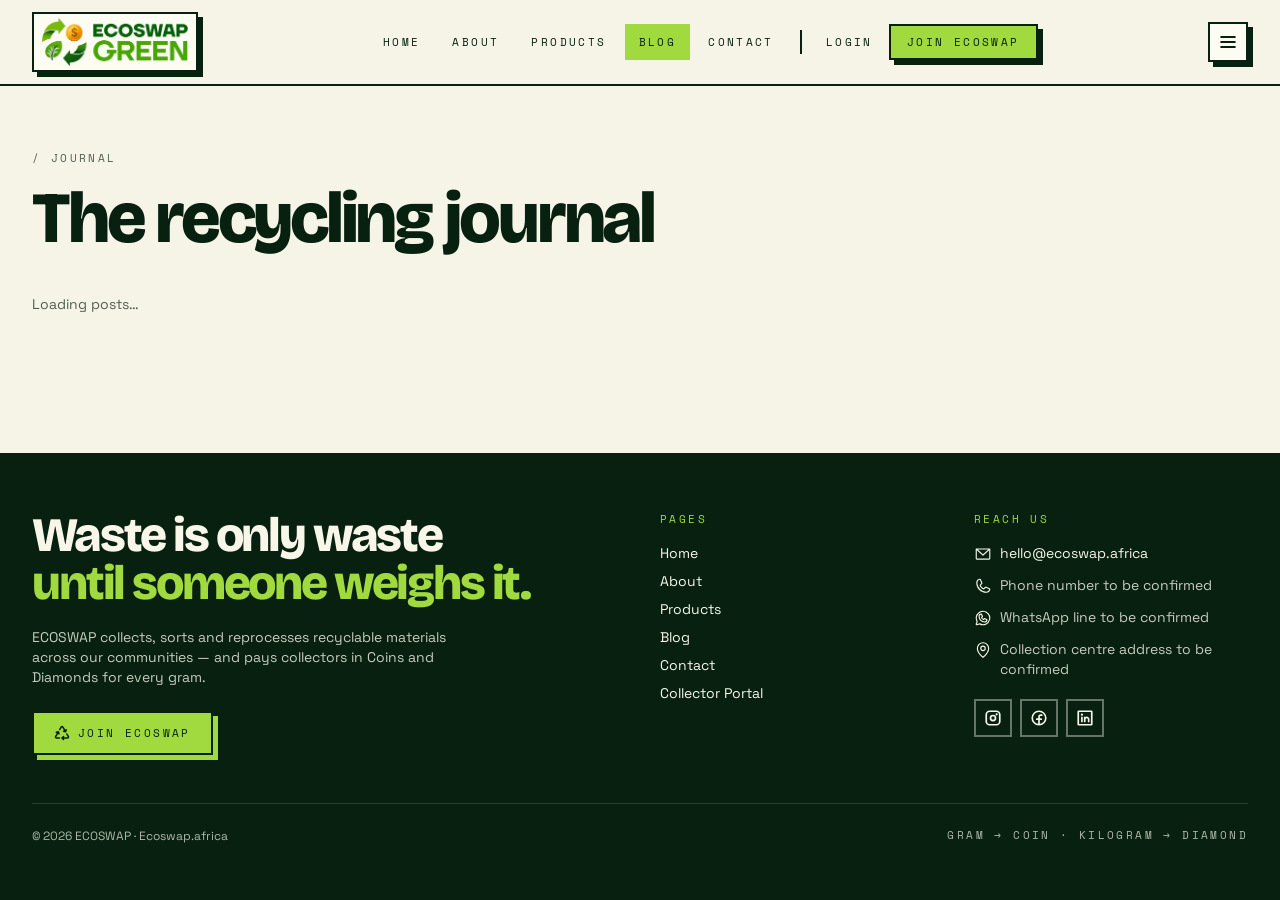
<file: blog.html>
<!DOCTYPE html><html lang="en"><head><meta charSet="utf-8"/><meta name="viewport" content="width=device-width, initial-scale=1"/><link rel="preload" as="image" href="assets/ecoswap-logo-C7aq8z4i.png"/><link rel="stylesheet" href="assets/styles-b1EqgYHd.css" data-precedence="default"/><link rel="stylesheet" href="https://fonts.googleapis.com/css2?family=Bricolage+Grotesque:opsz,wght@12..96,400;12..96,700;12..96,800&amp;family=Space+Grotesk:wght@400;500;700&amp;family=Space+Mono:wght@400;700&amp;display=swap" data-precedence="default"/><title>Recycling Journal — ECOSWAP Blog</title><meta name="author" content="ECOSWAP"/><meta property="og:type" content="website"/><meta name="twitter:card" content="summary_large_image"/><meta name="description" content="Environmental education, recycling guides and ECOSWAP company news: how plastic waste affects us and how rewards work."/><meta property="og:title" content="ECOSWAP Recycling Journal"/><meta property="og:description" content="Guides and news on plastic recycling, community clean-ups and the reward system."/><link rel="modulepreload" href="assets/index-Bk_VbEpN.js"/><link rel="modulepreload" href="assets/jsx-runtime-Cltr0gcK.js"/><link rel="modulepreload" href="assets/IconBase.es-qtHpuUy4.js"/><link rel="modulepreload" href="assets/useStore-D-4ReuTk.js"/><link rel="modulepreload" href="assets/Match-C0VHaIY6.js"/><link rel="modulepreload" href="assets/matchContext-qESg7g4D.js"/><link rel="modulepreload" href="assets/link-3c7x03M2.js"/><link rel="modulepreload" href="assets/blog-iZvQFBU6.js"/><link rel="modulepreload" href="assets/useQuery-d7G2wn5Z.js"/><link rel="modulepreload" href="assets/reveal-BnvdA7bb.js"/><link rel="preconnect" href="https://fonts.googleapis.com"/><link rel="preconnect" href="https://fonts.gstatic.com" crossorigin="anonymous"/><link rel="icon" type="image/png" href="assets/favicon.png"/></head><body><div class="flex min-h-screen flex-col"><header class="sticky top-0 z-50 border-b-2 border-border bg-background/95 backdrop-blur">
  <div class="mx-auto flex max-w-[1400px] items-center justify-between gap-4 px-4 py-3 md:px-8">
    <a href="index.html" class="flex min-w-0 items-center gap-2">
      <span class="brutal inline-flex shrink-0 items-center bg-paper px-2 py-1">
        <img src="assets/ecoswap-logo-C7aq8z4i.png" alt="ECOSWAP Green logo" width="604" height="198" class="h-9 w-auto shrink-0 md:h-12"/>
      </span>
      <span class="sr-only">ECOSWAP</span>
    </a>
    <nav class="hidden md:flex items-center gap-1">
      <a href="index.html" class="label-mono border-2 border-transparent px-3 py-2 transition-colors hover:border-border ">Home</a>
      <a href="about.html" class="label-mono border-2 border-transparent px-3 py-2 transition-colors hover:border-border ">About</a>
      <a href="products.html" class="label-mono border-2 border-transparent px-3 py-2 transition-colors hover:border-border ">Products</a>
      <a href="blog.html" class="label-mono border-2 border-transparent px-3 py-2 transition-colors hover:border-border bg-lime">Blog</a>
      <a href="contact.html" class="label-mono border-2 border-transparent px-3 py-2 transition-colors hover:border-border ">Contact</a>
      <div class="mx-2 h-6 w-0.5 bg-border"></div>
      <a href="auth.html?mode=login" class="label-mono px-3 py-2">Login</a>
      <a href="auth.html?mode=register" class="brutal brutal-press label-mono bg-lime px-4 py-2">Join ECOSWAP</a>
    </nav>
    <button class="brutal brutal-press bg-paper p-2 md:hidden" aria-label="Open menu" aria-expanded="false" id="mobileMenuBtn" onclick="document.getElementById('mobileNavDropdown').classList.toggle('hidden')">
      <svg xmlns="http://www.w3.org/2000/svg" width="20" height="20" fill="currentColor" viewBox="0 0 256 256"><path d="M228,128a12,12,0,0,1-12,12H40a12,12,0,0,1,0-24H216A12,12,0,0,1,228,128ZM40,76H216a12,12,0,0,0,0-24H40a12,12,0,0,0,0,24ZM216,180H40a12,12,0,0,0,0,24H216a12,12,0,0,0,0-24Z"></path></svg>
    </button>
  </div>
  <div id="mobileNavDropdown" class="hidden border-t-2 border-border bg-background px-4 py-4 md:hidden">
    <div class="flex flex-col gap-2">
      <a href="index.html" class="label-mono border-2 border-transparent px-3 py-2 transition-colors hover:border-border ">Home</a>
      <a href="about.html" class="label-mono border-2 border-transparent px-3 py-2 transition-colors hover:border-border ">About</a>
      <a href="products.html" class="label-mono border-2 border-transparent px-3 py-2 transition-colors hover:border-border ">Products</a>
      <a href="blog.html" class="label-mono border-2 border-transparent px-3 py-2 transition-colors hover:border-border bg-lime">Blog</a>
      <a href="contact.html" class="label-mono border-2 border-transparent px-3 py-2 transition-colors hover:border-border ">Contact</a>
      <div class="my-2 h-0.5 w-full bg-border"></div>
      <a href="auth.html?mode=login" class="label-mono px-3 py-2">Login</a>
      <a href="auth.html?mode=register" class="brutal brutal-press label-mono bg-lime px-4 py-2 text-center">Join ECOSWAP</a>
    </div>
  </div>
</header><main class="flex-1"><section class="mx-auto max-w-[1400px] px-4 py-16 md:px-8"><p class="label-mono text-muted-foreground">/ journal</p><h1 class="display-tight mt-4 text-[3rem] sm:text-7xl">The recycling journal</h1><p class="mt-10 text-sm text-muted-foreground">Loading posts…</p><div class="mt-8 grid gap-6 md:grid-cols-2 lg:grid-cols-3"></div></section></main><footer class="border-t-2 border-border bg-ink text-ink-foreground"><div class="mx-auto max-w-[1400px] px-4 py-14 md:px-8"><div class="grid gap-10 md:grid-cols-2 lg:grid-cols-4"><div class="lg:col-span-2"><p class="display-tight text-4xl md:text-5xl">Waste is only waste<br/><span class="text-lime">until someone weighs it.</span></p><p class="mt-5 max-w-md text-sm opacity-80">ECOSWAP collects, sorts and reprocesses recyclable materials across our communities — and pays collectors in Coins and Diamonds for every gram.</p><a href="auth.html?mode=register" style="box-shadow:5px 5px 0 0 var(--color-lime)" class="brutal brutal-press label-mono mt-6 inline-flex items-center gap-2 border-lime bg-lime px-5 py-3 text-lime-foreground"><svg xmlns="http://www.w3.org/2000/svg" width="16" height="16" fill="currentColor" viewBox="0 0 256 256"><path d="M100,208a12,12,0,0,1-12,12H40a28,28,0,0,1-24.23-42l29.45-50.88-4.76,1.27a12,12,0,1,1-6.2-23.18l32.77-8.77a12,12,0,0,1,14.69,8.48l8.79,32.77a12,12,0,1,1-23.17,6.22L66.08,139l-29.5,51A4,4,0,0,0,40,196H88A12,12,0,0,1,100,208ZM128,36a3.87,3.87,0,0,1,3.46,2l29.45,50.87-4.75-1.27A12,12,0,1,0,150,110.78l32.77,8.79a12,12,0,0,0,14.69-8.48L206.2,78.3A12,12,0,1,0,183,72.08l-1.31,4.86L152.23,26a28,28,0,0,0-48.46,0L80.61,66a12,12,0,1,0,20.77,12l23.16-40A3.87,3.87,0,0,1,128,36ZM240.19,178l-23.14-40a12,12,0,1,0-20.77,12l23.14,40a4,4,0,0,1-3.46,6H157l3.51-3.51a12,12,0,1,0-17-17l-24,24a12,12,0,0,0,0,17l24,24a12,12,0,1,0,17-17L157,220h59a28,28,0,0,0,24.23-42Z"></path></svg> Join ECOSWAP</a></div><div><p class="label-mono mb-4 text-lime">Pages</p><ul class="space-y-2 text-sm"><li><a href="index.html" class="hover:text-lime hover:underline underline-offset-4">Home</a></li><li><a href="about.html" class="hover:text-lime hover:underline underline-offset-4">About</a></li><li><a href="products.html" class="hover:text-lime hover:underline underline-offset-4">Products</a></li><li><a class="hover:text-lime hover:underline underline-offset-4 active" href="blog.html" data-status="active" aria-current="page">Blog</a></li><li><a href="contact.html" class="hover:text-lime hover:underline underline-offset-4">Contact</a></li><li><a href="dashboard.html" class="hover:text-lime hover:underline underline-offset-4">Collector Portal</a></li></ul></div><div><p class="label-mono mb-4 text-lime">Reach us</p><ul class="space-y-3 text-sm"><li class="flex items-start gap-2"><svg xmlns="http://www.w3.org/2000/svg" width="18" height="18" fill="currentColor" viewBox="0 0 256 256" class="mt-0.5 shrink-0"><path d="M224,48H32a8,8,0,0,0-8,8V192a16,16,0,0,0,16,16H216a16,16,0,0,0,16-16V56A8,8,0,0,0,224,48ZM203.43,64,128,133.15,52.57,64ZM216,192H40V74.19l82.59,75.71a8,8,0,0,0,10.82,0L216,74.19V192Z"></path></svg><a href="mailto:hello@ecoswap.africa" class="break-all hover:text-lime">hello@ecoswap.africa</a></li><li class="flex items-start gap-2"><svg xmlns="http://www.w3.org/2000/svg" width="18" height="18" fill="currentColor" viewBox="0 0 256 256" class="mt-0.5 shrink-0"><path d="M222.37,158.46l-47.11-21.11-.13-.06a16,16,0,0,0-15.17,1.4,8.12,8.12,0,0,0-.75.56L134.87,160c-15.42-7.49-31.34-23.29-38.83-38.51l20.78-24.71c.2-.25.39-.5.57-.77a16,16,0,0,0,1.32-15.06l0-.12L97.54,33.64a16,16,0,0,0-16.62-9.52A56.26,56.26,0,0,0,32,80c0,79.4,64.6,144,144,144a56.26,56.26,0,0,0,55.88-48.92A16,16,0,0,0,222.37,158.46ZM176,208A128.14,128.14,0,0,1,48,80,40.2,40.2,0,0,1,82.87,40a.61.61,0,0,0,0,.12l21,47L83.2,111.86a6.13,6.13,0,0,0-.57.77,16,16,0,0,0-1,15.7c9.06,18.53,27.73,37.06,46.46,46.11a16,16,0,0,0,15.75-1.14,8.44,8.44,0,0,0,.74-.56L168.89,152l47,21.05h0s.08,0,.11,0A40.21,40.21,0,0,1,176,208Z"></path></svg><span class="opacity-80">Phone number to be confirmed</span></li><li class="flex items-start gap-2"><svg xmlns="http://www.w3.org/2000/svg" width="18" height="18" fill="currentColor" viewBox="0 0 256 256" class="mt-0.5 shrink-0"><path d="M187.58,144.84l-32-16a8,8,0,0,0-8,.5l-14.69,9.8a40.55,40.55,0,0,1-16-16l9.8-14.69a8,8,0,0,0,.5-8l-16-32A8,8,0,0,0,104,64a40,40,0,0,0-40,40,88.1,88.1,0,0,0,88,88,40,40,0,0,0,40-40A8,8,0,0,0,187.58,144.84ZM152,176a72.08,72.08,0,0,1-72-72A24,24,0,0,1,99.29,80.46l11.48,23L101,118a8,8,0,0,0-.73,7.51,56.47,56.47,0,0,0,30.15,30.15A8,8,0,0,0,138,155l14.61-9.74,23,11.48A24,24,0,0,1,152,176ZM128,24A104,104,0,0,0,36.18,176.88L24.83,210.93a16,16,0,0,0,20.24,20.24l34.05-11.35A104,104,0,1,0,128,24Zm0,192a87.87,87.87,0,0,1-44.06-11.81,8,8,0,0,0-6.54-.67L40,216,52.47,178.6a8,8,0,0,0-.66-6.54A88,88,0,1,1,128,216Z"></path></svg><span class="opacity-80">WhatsApp line to be confirmed</span></li><li class="flex items-start gap-2"><svg xmlns="http://www.w3.org/2000/svg" width="18" height="18" fill="currentColor" viewBox="0 0 256 256" class="mt-0.5 shrink-0"><path d="M128,64a40,40,0,1,0,40,40A40,40,0,0,0,128,64Zm0,64a24,24,0,1,1,24-24A24,24,0,0,1,128,128Zm0-112a88.1,88.1,0,0,0-88,88c0,31.4,14.51,64.68,42,96.25a254.19,254.19,0,0,0,41.45,38.3,8,8,0,0,0,9.18,0A254.19,254.19,0,0,0,174,200.25c27.45-31.57,42-64.85,42-96.25A88.1,88.1,0,0,0,128,16Zm0,206c-16.53-13-72-60.75-72-118a72,72,0,0,1,144,0C200,161.23,144.53,209,128,222Z"></path></svg><span class="opacity-80">Collection centre address to be confirmed</span></li></ul><div class="mt-5 flex gap-2"><span class="border-2 border-ink-foreground/40 p-2 transition-colors hover:border-lime hover:text-lime"><svg xmlns="http://www.w3.org/2000/svg" width="18" height="18" fill="currentColor" viewBox="0 0 256 256"><path d="M128,80a48,48,0,1,0,48,48A48.05,48.05,0,0,0,128,80Zm0,72a24,24,0,1,1,24-24A24,24,0,0,1,128,152ZM176,20H80A60.07,60.07,0,0,0,20,80v96a60.07,60.07,0,0,0,60,60h96a60.07,60.07,0,0,0,60-60V80A60.07,60.07,0,0,0,176,20Zm36,156a36,36,0,0,1-36,36H80a36,36,0,0,1-36-36V80A36,36,0,0,1,80,44h96a36,36,0,0,1,36,36ZM196,76a16,16,0,1,1-16-16A16,16,0,0,1,196,76Z"></path></svg></span><span class="border-2 border-ink-foreground/40 p-2 transition-colors hover:border-lime hover:text-lime"><svg xmlns="http://www.w3.org/2000/svg" width="18" height="18" fill="currentColor" viewBox="0 0 256 256"><path d="M128,20A108,108,0,1,0,236,128,108.12,108.12,0,0,0,128,20Zm12,191.13V156h20a12,12,0,0,0,0-24H140V112a12,12,0,0,1,12-12h16a12,12,0,0,0,0-24H152a36,36,0,0,0-36,36v20H96a12,12,0,0,0,0,24h20v55.13a84,84,0,1,1,24,0Z"></path></svg></span><span class="border-2 border-ink-foreground/40 p-2 transition-colors hover:border-lime hover:text-lime"><svg xmlns="http://www.w3.org/2000/svg" width="18" height="18" fill="currentColor" viewBox="0 0 256 256"><path d="M216,20H40A20,20,0,0,0,20,40V216a20,20,0,0,0,20,20H216a20,20,0,0,0,20-20V40A20,20,0,0,0,216,20Zm-4,192H44V44H212ZM112,176V120a12,12,0,0,1,21.43-7.41A40,40,0,0,1,192,148v28a12,12,0,0,1-24,0V148a16,16,0,0,0-32,0v28a12,12,0,0,1-24,0ZM96,120v56a12,12,0,0,1-24,0V120a12,12,0,0,1,24,0ZM68,80A16,16,0,1,1,84,96,16,16,0,0,1,68,80Z"></path></svg></span></div></div></div><div class="mt-12 flex flex-col gap-2 border-t border-ink-foreground/20 pt-6 text-xs opacity-70 sm:flex-row sm:justify-between"><span>© 2026 ECOSWAP · Ecoswap.africa</span><span class="label-mono">Gram → Coin · Kilogram → Diamond</span></div></div></footer></div><section aria-label="Notifications alt+T" tabindex="-1" aria-live="polite" aria-relevant="additions text" aria-atomic="false"></section>


</body></html>
</file>
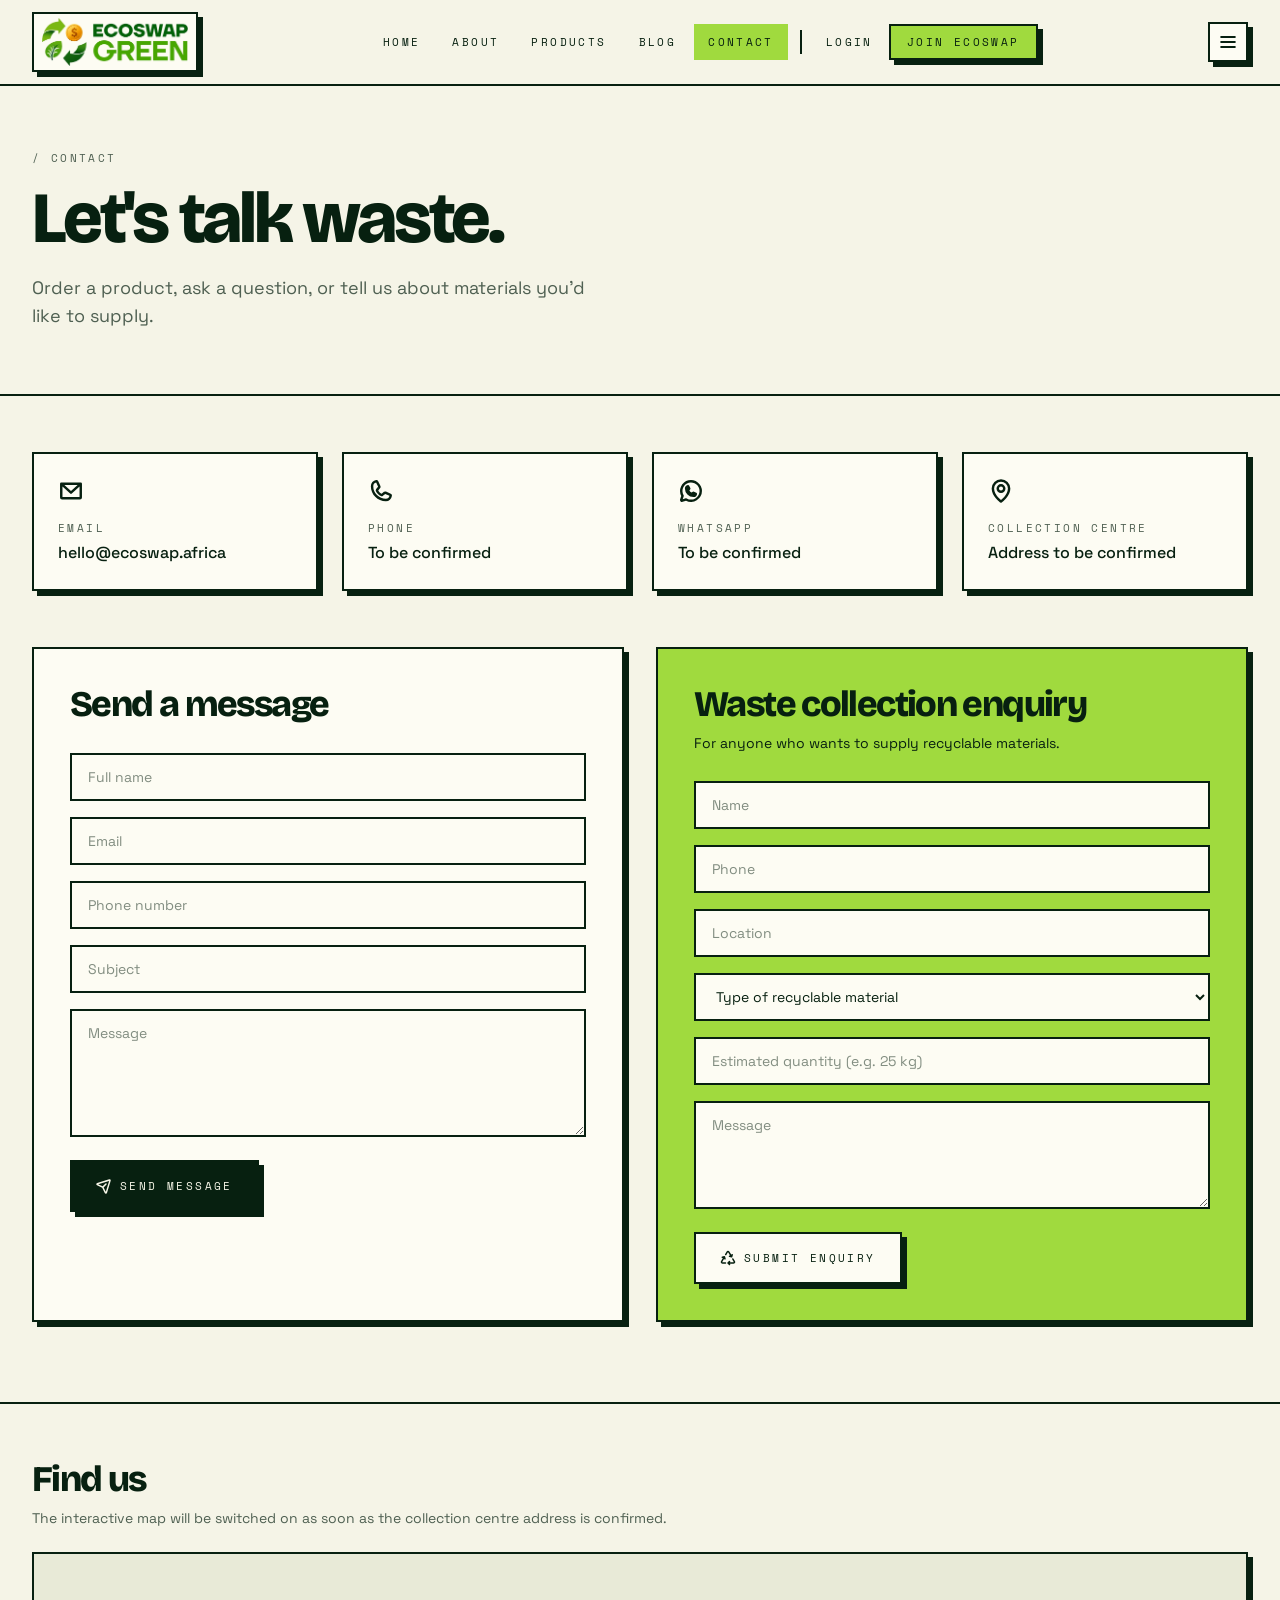
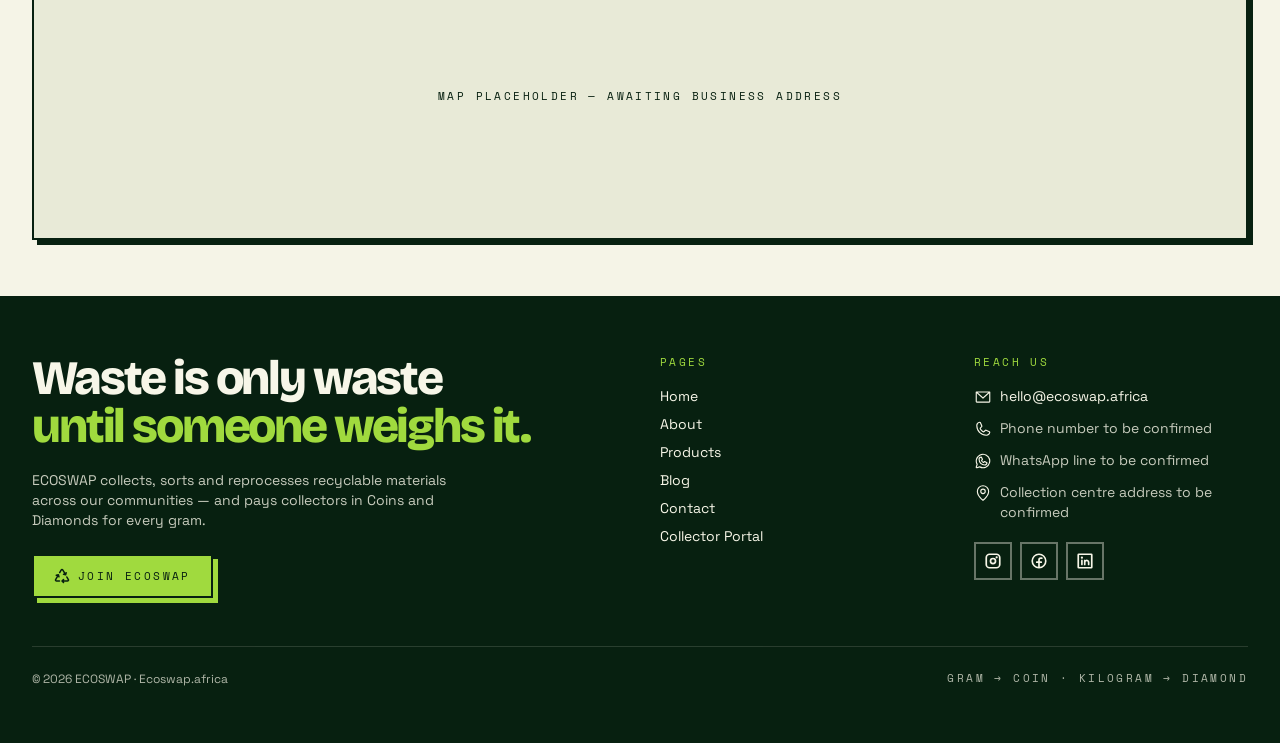
<file: contact.html>
<!DOCTYPE html><html lang="en"><head><meta charSet="utf-8"/><meta name="viewport" content="width=device-width, initial-scale=1"/><link rel="preload" as="image" href="assets/ecoswap-logo-C7aq8z4i.png"/><link rel="stylesheet" href="assets/styles-b1EqgYHd.css" data-precedence="default"/><link rel="stylesheet" href="https://fonts.googleapis.com/css2?family=Bricolage+Grotesque:opsz,wght@12..96,400;12..96,700;12..96,800&amp;family=Space+Grotesk:wght@400;500;700&amp;family=Space+Mono:wght@400;700&amp;display=swap" data-precedence="default"/><title>Contact ECOSWAP — Talk To Us or Supply Materials</title><meta name="author" content="ECOSWAP"/><meta property="og:type" content="website"/><meta name="twitter:card" content="summary_large_image"/><meta name="description" content="Send ECOSWAP a message, request a product, or register a waste collection enquiry to supply recyclable materials."/><meta property="og:title" content="Contact ECOSWAP"/><meta property="og:description" content="Reach the ECOSWAP team or submit a waste collection enquiry."/><link rel="modulepreload" href="assets/index-Bk_VbEpN.js"/><link rel="modulepreload" href="assets/jsx-runtime-Cltr0gcK.js"/><link rel="modulepreload" href="assets/IconBase.es-qtHpuUy4.js"/><link rel="modulepreload" href="assets/useStore-D-4ReuTk.js"/><link rel="modulepreload" href="assets/Match-C0VHaIY6.js"/><link rel="modulepreload" href="assets/matchContext-qESg7g4D.js"/><link rel="modulepreload" href="assets/link-3c7x03M2.js"/><link rel="modulepreload" href="assets/contact-deynzVup.js"/><link rel="modulepreload" href="assets/useQuery-d7G2wn5Z.js"/><link rel="modulepreload" href="assets/reveal-BnvdA7bb.js"/><link rel="preconnect" href="https://fonts.googleapis.com"/><link rel="preconnect" href="https://fonts.gstatic.com" crossorigin="anonymous"/><link rel="icon" type="image/png" href="assets/favicon.png"/></head><body><div class="flex min-h-screen flex-col"><header class="sticky top-0 z-50 border-b-2 border-border bg-background/95 backdrop-blur">
  <div class="mx-auto flex max-w-[1400px] items-center justify-between gap-4 px-4 py-3 md:px-8">
    <a href="index.html" class="flex min-w-0 items-center gap-2">
      <span class="brutal inline-flex shrink-0 items-center bg-paper px-2 py-1">
        <img src="assets/ecoswap-logo-C7aq8z4i.png" alt="ECOSWAP Green logo" width="604" height="198" class="h-9 w-auto shrink-0 md:h-12"/>
      </span>
      <span class="sr-only">ECOSWAP</span>
    </a>
    <nav class="hidden md:flex items-center gap-1">
      <a href="index.html" class="label-mono border-2 border-transparent px-3 py-2 transition-colors hover:border-border ">Home</a>
      <a href="about.html" class="label-mono border-2 border-transparent px-3 py-2 transition-colors hover:border-border ">About</a>
      <a href="products.html" class="label-mono border-2 border-transparent px-3 py-2 transition-colors hover:border-border ">Products</a>
      <a href="blog.html" class="label-mono border-2 border-transparent px-3 py-2 transition-colors hover:border-border ">Blog</a>
      <a href="contact.html" class="label-mono border-2 border-transparent px-3 py-2 transition-colors hover:border-border bg-lime">Contact</a>
      <div class="mx-2 h-6 w-0.5 bg-border"></div>
      <a href="auth.html?mode=login" class="label-mono px-3 py-2">Login</a>
      <a href="auth.html?mode=register" class="brutal brutal-press label-mono bg-lime px-4 py-2">Join ECOSWAP</a>
    </nav>
    <button class="brutal brutal-press bg-paper p-2 md:hidden" aria-label="Open menu" aria-expanded="false" id="mobileMenuBtn" onclick="document.getElementById('mobileNavDropdown').classList.toggle('hidden')">
      <svg xmlns="http://www.w3.org/2000/svg" width="20" height="20" fill="currentColor" viewBox="0 0 256 256"><path d="M228,128a12,12,0,0,1-12,12H40a12,12,0,0,1,0-24H216A12,12,0,0,1,228,128ZM40,76H216a12,12,0,0,0,0-24H40a12,12,0,0,0,0,24ZM216,180H40a12,12,0,0,0,0,24H216a12,12,0,0,0,0-24Z"></path></svg>
    </button>
  </div>
  <div id="mobileNavDropdown" class="hidden border-t-2 border-border bg-background px-4 py-4 md:hidden">
    <div class="flex flex-col gap-2">
      <a href="index.html" class="label-mono border-2 border-transparent px-3 py-2 transition-colors hover:border-border ">Home</a>
      <a href="about.html" class="label-mono border-2 border-transparent px-3 py-2 transition-colors hover:border-border ">About</a>
      <a href="products.html" class="label-mono border-2 border-transparent px-3 py-2 transition-colors hover:border-border ">Products</a>
      <a href="blog.html" class="label-mono border-2 border-transparent px-3 py-2 transition-colors hover:border-border ">Blog</a>
      <a href="contact.html" class="label-mono border-2 border-transparent px-3 py-2 transition-colors hover:border-border bg-lime">Contact</a>
      <div class="my-2 h-0.5 w-full bg-border"></div>
      <a href="auth.html?mode=login" class="label-mono px-3 py-2">Login</a>
      <a href="auth.html?mode=register" class="brutal brutal-press label-mono bg-lime px-4 py-2 text-center">Join ECOSWAP</a>
    </div>
  </div>
</header><main class="flex-1"><section class="border-b-2 border-border"><div class="mx-auto max-w-[1400px] px-4 py-16 md:px-8"><p class="label-mono text-muted-foreground">/ contact</p><h1 class="display-tight mt-4 text-[3rem] sm:text-7xl">Let&#x27;s talk waste.</h1><p class="mt-5 max-w-xl text-lg text-muted-foreground">Order a product, ask a question, or tell us about materials you&#x27;d like to supply.</p></div></section><section class="mx-auto grid max-w-[1400px] gap-6 px-4 py-14 md:px-8 lg:grid-cols-4"><div  class=""><div class="brutal h-full bg-paper p-6"><svg xmlns="http://www.w3.org/2000/svg" width="26" height="26" fill="currentColor" viewBox="0 0 256 256"><path d="M224,44H32A12,12,0,0,0,20,56V192a20,20,0,0,0,20,20H216a20,20,0,0,0,20-20V56A12,12,0,0,0,224,44ZM193.15,68,128,127.72,62.85,68ZM44,188V83.28l75.89,69.57a12,12,0,0,0,16.22,0L212,83.28V188Z"></path></svg><p class="label-mono mt-4 text-muted-foreground">Email</p><p class="mt-1 break-words font-medium">hello@ecoswap.africa</p></div></div><div  class=""><div class="brutal h-full bg-paper p-6"><svg xmlns="http://www.w3.org/2000/svg" width="26" height="26" fill="currentColor" viewBox="0 0 256 256"><path d="M224,154.8l-47.09-21.11-.18-.08a19.94,19.94,0,0,0-19,1.75,13.08,13.08,0,0,0-1.12.84l-22.31,19c-13-7.05-26.43-20.37-33.49-33.21l19.06-22.66a11.76,11.76,0,0,0,.85-1.15,20,20,0,0,0,1.66-18.83,1.42,1.42,0,0,1-.08-.18L101.2,32A20.06,20.06,0,0,0,80.42,20.15,60.27,60.27,0,0,0,28,80c0,81.61,66.39,148,148,148a60.27,60.27,0,0,0,59.85-52.42A20.06,20.06,0,0,0,224,154.8ZM176,204A124.15,124.15,0,0,1,52,80,36.29,36.29,0,0,1,80.48,44.46l18.82,42L80.14,109.28a12,12,0,0,0-.86,1.16A20,20,0,0,0,78,130.08c9.42,19.28,28.83,38.56,48.31,48A20,20,0,0,0,146,176.63a11.63,11.63,0,0,0,1.11-.85l22.43-19.07,42,18.81A36.29,36.29,0,0,1,176,204Z"></path></svg><p class="label-mono mt-4 text-muted-foreground">Phone</p><p class="mt-1 break-words font-medium">To be confirmed</p></div></div><div  class=""><div class="brutal h-full bg-paper p-6"><svg xmlns="http://www.w3.org/2000/svg" width="26" height="26" fill="currentColor" viewBox="0 0 256 256"><path d="M187.3,159.06A36.09,36.09,0,0,1,152,188a84.09,84.09,0,0,1-84-84A36.09,36.09,0,0,1,96.94,68.7,12,12,0,0,1,110,75.1l11.48,23a12,12,0,0,1-.75,12l-8.52,12.78a44.56,44.56,0,0,0,20.91,20.91l12.78-8.52a12,12,0,0,1,12-.75l23,11.48A12,12,0,0,1,187.3,159.06ZM236,128A108,108,0,0,1,78.77,224.15L46.34,235A20,20,0,0,1,21,209.66l10.81-32.43A108,108,0,1,1,236,128Zm-24,0A84,84,0,1,0,55.27,170.06a12,12,0,0,1,1,9.81l-9.93,29.79,29.79-9.93a12.1,12.1,0,0,1,3.8-.62,12,12,0,0,1,6,1.62A84,84,0,0,0,212,128Z"></path></svg><p class="label-mono mt-4 text-muted-foreground">WhatsApp</p><p class="mt-1 break-words font-medium">To be confirmed</p></div></div><div  class=""><div class="brutal h-full bg-paper p-6"><svg xmlns="http://www.w3.org/2000/svg" width="26" height="26" fill="currentColor" viewBox="0 0 256 256"><path d="M128,60a44,44,0,1,0,44,44A44.05,44.05,0,0,0,128,60Zm0,64a20,20,0,1,1,20-20A20,20,0,0,1,128,124Zm0-112a92.1,92.1,0,0,0-92,92c0,77.36,81.64,135.4,85.12,137.83a12,12,0,0,0,13.76,0,259,259,0,0,0,42.18-39C205.15,170.57,220,136.37,220,104A92.1,92.1,0,0,0,128,12Zm31.3,174.71A249.35,249.35,0,0,1,128,216.89a249.35,249.35,0,0,1-31.3-30.18C80,167.37,60,137.31,60,104a68,68,0,0,1,136,0C196,137.31,176,167.37,159.3,186.71Z"></path></svg><p class="label-mono mt-4 text-muted-foreground">Collection centre</p><p class="mt-1 break-words font-medium">Address to be confirmed</p></div></div></section><section class="mx-auto grid max-w-[1400px] gap-8 px-4 pb-20 md:px-8 lg:grid-cols-2"><div class="brutal bg-paper p-7 sm:p-9"><h2 class="display-tight text-4xl">Send a message</h2><form class="mt-7 space-y-4"><input required="" placeholder="Full name" class="w-full border-2 border-border bg-paper px-4 py-3 text-sm outline-none focus:bg-lime/30 focus:ring-0" name="name"/><input type="email" required="" placeholder="Email" class="w-full border-2 border-border bg-paper px-4 py-3 text-sm outline-none focus:bg-lime/30 focus:ring-0" name="email"/><input placeholder="Phone number" class="w-full border-2 border-border bg-paper px-4 py-3 text-sm outline-none focus:bg-lime/30 focus:ring-0" name="phone"/><input required="" placeholder="Subject" class="w-full border-2 border-border bg-paper px-4 py-3 text-sm outline-none focus:bg-lime/30 focus:ring-0" name="subject"/><textarea name="message" required="" rows="5" placeholder="Message" class="w-full border-2 border-border bg-paper px-4 py-3 text-sm outline-none focus:bg-lime/30 focus:ring-0"></textarea><button class="brutal brutal-press label-mono flex items-center gap-2 bg-ink px-6 py-4 text-ink-foreground disabled:opacity-50"><svg xmlns="http://www.w3.org/2000/svg" width="16" height="16" fill="currentColor" viewBox="0 0 256 256"><path d="M230.14,25.86a20,20,0,0,0-19.57-5.11l-.22.07L18.44,79a20,20,0,0,0-3.06,37.25L99,157l40.71,83.65a19.81,19.81,0,0,0,18,11.38c.57,0,1.15,0,1.73-.07A19.82,19.82,0,0,0,177,237.56L235.18,45.65a1.42,1.42,0,0,0,.07-.22A20,20,0,0,0,230.14,25.86ZM156.91,221.07l-34.37-70.64,46-45.95a12,12,0,0,0-17-17l-46,46L34.93,99.09,210,46Z"></path></svg> Send message</button></form></div><div class="brutal bg-lime p-7 sm:p-9"><h2 class="display-tight text-4xl">Waste collection enquiry</h2><p class="mt-2 text-sm">For anyone who wants to supply recyclable materials.</p><form class="mt-7 space-y-4"><input required="" placeholder="Name" class="w-full border-2 border-border bg-paper px-4 py-3 text-sm outline-none focus:bg-lime/30 focus:ring-0" name="name"/><input required="" placeholder="Phone" class="w-full border-2 border-border bg-paper px-4 py-3 text-sm outline-none focus:bg-lime/30 focus:ring-0" name="phone"/><input required="" placeholder="Location" class="w-full border-2 border-border bg-paper px-4 py-3 text-sm outline-none focus:bg-lime/30 focus:ring-0" name="location"/><select name="material" required="" class="w-full border-2 border-border bg-paper px-4 py-3 text-sm outline-none focus:bg-lime/30 focus:ring-0"><option value="" disabled="" selected="">Type of recyclable material</option><option value="Other">Other</option></select><input placeholder="Estimated quantity (e.g. 25 kg)" class="w-full border-2 border-border bg-paper px-4 py-3 text-sm outline-none focus:bg-lime/30 focus:ring-0" name="quantity"/><textarea name="message" rows="4" placeholder="Message" class="w-full border-2 border-border bg-paper px-4 py-3 text-sm outline-none focus:bg-lime/30 focus:ring-0"></textarea><button class="brutal brutal-press label-mono flex items-center gap-2 bg-paper px-6 py-4 disabled:opacity-50"><svg xmlns="http://www.w3.org/2000/svg" width="16" height="16" fill="currentColor" viewBox="0 0 256 256"><path d="M100,208a12,12,0,0,1-12,12H40a28,28,0,0,1-24.23-42l29.45-50.88-4.76,1.27a12,12,0,1,1-6.2-23.18l32.77-8.77a12,12,0,0,1,14.69,8.48l8.79,32.77a12,12,0,1,1-23.17,6.22L66.08,139l-29.5,51A4,4,0,0,0,40,196H88A12,12,0,0,1,100,208ZM128,36a3.87,3.87,0,0,1,3.46,2l29.45,50.87-4.75-1.27A12,12,0,1,0,150,110.78l32.77,8.79a12,12,0,0,0,14.69-8.48L206.2,78.3A12,12,0,1,0,183,72.08l-1.31,4.86L152.23,26a28,28,0,0,0-48.46,0L80.61,66a12,12,0,1,0,20.77,12l23.16-40A3.87,3.87,0,0,1,128,36ZM240.19,178l-23.14-40a12,12,0,1,0-20.77,12l23.14,40a4,4,0,0,1-3.46,6H157l3.51-3.51a12,12,0,1,0-17-17l-24,24a12,12,0,0,0,0,17l24,24a12,12,0,1,0,17-17L157,220h59a28,28,0,0,0,24.23-42Z"></path></svg> Submit enquiry</button></form></div></section><section class="border-t-2 border-border"><div class="mx-auto max-w-[1400px] px-4 py-14 md:px-8"><h2 class="display-tight text-4xl">Find us</h2><p class="mt-2 text-sm text-muted-foreground">The interactive map will be switched on as soon as the collection centre address is confirmed.</p><div class="brutal mt-6 flex h-72 items-center justify-center bg-secondary"><span class="label-mono">Map placeholder — awaiting business address</span></div></div></section></main><footer class="border-t-2 border-border bg-ink text-ink-foreground"><div class="mx-auto max-w-[1400px] px-4 py-14 md:px-8"><div class="grid gap-10 md:grid-cols-2 lg:grid-cols-4"><div class="lg:col-span-2"><p class="display-tight text-4xl md:text-5xl">Waste is only waste<br/><span class="text-lime">until someone weighs it.</span></p><p class="mt-5 max-w-md text-sm opacity-80">ECOSWAP collects, sorts and reprocesses recyclable materials across our communities — and pays collectors in Coins and Diamonds for every gram.</p><a href="auth.html?mode=register" style="box-shadow:5px 5px 0 0 var(--color-lime)" class="brutal brutal-press label-mono mt-6 inline-flex items-center gap-2 border-lime bg-lime px-5 py-3 text-lime-foreground"><svg xmlns="http://www.w3.org/2000/svg" width="16" height="16" fill="currentColor" viewBox="0 0 256 256"><path d="M100,208a12,12,0,0,1-12,12H40a28,28,0,0,1-24.23-42l29.45-50.88-4.76,1.27a12,12,0,1,1-6.2-23.18l32.77-8.77a12,12,0,0,1,14.69,8.48l8.79,32.77a12,12,0,1,1-23.17,6.22L66.08,139l-29.5,51A4,4,0,0,0,40,196H88A12,12,0,0,1,100,208ZM128,36a3.87,3.87,0,0,1,3.46,2l29.45,50.87-4.75-1.27A12,12,0,1,0,150,110.78l32.77,8.79a12,12,0,0,0,14.69-8.48L206.2,78.3A12,12,0,1,0,183,72.08l-1.31,4.86L152.23,26a28,28,0,0,0-48.46,0L80.61,66a12,12,0,1,0,20.77,12l23.16-40A3.87,3.87,0,0,1,128,36ZM240.19,178l-23.14-40a12,12,0,1,0-20.77,12l23.14,40a4,4,0,0,1-3.46,6H157l3.51-3.51a12,12,0,1,0-17-17l-24,24a12,12,0,0,0,0,17l24,24a12,12,0,1,0,17-17L157,220h59a28,28,0,0,0,24.23-42Z"></path></svg> Join ECOSWAP</a></div><div><p class="label-mono mb-4 text-lime">Pages</p><ul class="space-y-2 text-sm"><li><a href="index.html" class="hover:text-lime hover:underline underline-offset-4">Home</a></li><li><a href="about.html" class="hover:text-lime hover:underline underline-offset-4">About</a></li><li><a href="products.html" class="hover:text-lime hover:underline underline-offset-4">Products</a></li><li><a href="blog.html" class="hover:text-lime hover:underline underline-offset-4">Blog</a></li><li><a class="hover:text-lime hover:underline underline-offset-4 active" href="contact.html" data-status="active" aria-current="page">Contact</a></li><li><a href="dashboard.html" class="hover:text-lime hover:underline underline-offset-4">Collector Portal</a></li></ul></div><div><p class="label-mono mb-4 text-lime">Reach us</p><ul class="space-y-3 text-sm"><li class="flex items-start gap-2"><svg xmlns="http://www.w3.org/2000/svg" width="18" height="18" fill="currentColor" viewBox="0 0 256 256" class="mt-0.5 shrink-0"><path d="M224,48H32a8,8,0,0,0-8,8V192a16,16,0,0,0,16,16H216a16,16,0,0,0,16-16V56A8,8,0,0,0,224,48ZM203.43,64,128,133.15,52.57,64ZM216,192H40V74.19l82.59,75.71a8,8,0,0,0,10.82,0L216,74.19V192Z"></path></svg><a href="mailto:hello@ecoswap.africa" class="break-all hover:text-lime">hello@ecoswap.africa</a></li><li class="flex items-start gap-2"><svg xmlns="http://www.w3.org/2000/svg" width="18" height="18" fill="currentColor" viewBox="0 0 256 256" class="mt-0.5 shrink-0"><path d="M222.37,158.46l-47.11-21.11-.13-.06a16,16,0,0,0-15.17,1.4,8.12,8.12,0,0,0-.75.56L134.87,160c-15.42-7.49-31.34-23.29-38.83-38.51l20.78-24.71c.2-.25.39-.5.57-.77a16,16,0,0,0,1.32-15.06l0-.12L97.54,33.64a16,16,0,0,0-16.62-9.52A56.26,56.26,0,0,0,32,80c0,79.4,64.6,144,144,144a56.26,56.26,0,0,0,55.88-48.92A16,16,0,0,0,222.37,158.46ZM176,208A128.14,128.14,0,0,1,48,80,40.2,40.2,0,0,1,82.87,40a.61.61,0,0,0,0,.12l21,47L83.2,111.86a6.13,6.13,0,0,0-.57.77,16,16,0,0,0-1,15.7c9.06,18.53,27.73,37.06,46.46,46.11a16,16,0,0,0,15.75-1.14,8.44,8.44,0,0,0,.74-.56L168.89,152l47,21.05h0s.08,0,.11,0A40.21,40.21,0,0,1,176,208Z"></path></svg><span class="opacity-80">Phone number to be confirmed</span></li><li class="flex items-start gap-2"><svg xmlns="http://www.w3.org/2000/svg" width="18" height="18" fill="currentColor" viewBox="0 0 256 256" class="mt-0.5 shrink-0"><path d="M187.58,144.84l-32-16a8,8,0,0,0-8,.5l-14.69,9.8a40.55,40.55,0,0,1-16-16l9.8-14.69a8,8,0,0,0,.5-8l-16-32A8,8,0,0,0,104,64a40,40,0,0,0-40,40,88.1,88.1,0,0,0,88,88,40,40,0,0,0,40-40A8,8,0,0,0,187.58,144.84ZM152,176a72.08,72.08,0,0,1-72-72A24,24,0,0,1,99.29,80.46l11.48,23L101,118a8,8,0,0,0-.73,7.51,56.47,56.47,0,0,0,30.15,30.15A8,8,0,0,0,138,155l14.61-9.74,23,11.48A24,24,0,0,1,152,176ZM128,24A104,104,0,0,0,36.18,176.88L24.83,210.93a16,16,0,0,0,20.24,20.24l34.05-11.35A104,104,0,1,0,128,24Zm0,192a87.87,87.87,0,0,1-44.06-11.81,8,8,0,0,0-6.54-.67L40,216,52.47,178.6a8,8,0,0,0-.66-6.54A88,88,0,1,1,128,216Z"></path></svg><span class="opacity-80">WhatsApp line to be confirmed</span></li><li class="flex items-start gap-2"><svg xmlns="http://www.w3.org/2000/svg" width="18" height="18" fill="currentColor" viewBox="0 0 256 256" class="mt-0.5 shrink-0"><path d="M128,64a40,40,0,1,0,40,40A40,40,0,0,0,128,64Zm0,64a24,24,0,1,1,24-24A24,24,0,0,1,128,128Zm0-112a88.1,88.1,0,0,0-88,88c0,31.4,14.51,64.68,42,96.25a254.19,254.19,0,0,0,41.45,38.3,8,8,0,0,0,9.18,0A254.19,254.19,0,0,0,174,200.25c27.45-31.57,42-64.85,42-96.25A88.1,88.1,0,0,0,128,16Zm0,206c-16.53-13-72-60.75-72-118a72,72,0,0,1,144,0C200,161.23,144.53,209,128,222Z"></path></svg><span class="opacity-80">Collection centre address to be confirmed</span></li></ul><div class="mt-5 flex gap-2"><span class="border-2 border-ink-foreground/40 p-2 transition-colors hover:border-lime hover:text-lime"><svg xmlns="http://www.w3.org/2000/svg" width="18" height="18" fill="currentColor" viewBox="0 0 256 256"><path d="M128,80a48,48,0,1,0,48,48A48.05,48.05,0,0,0,128,80Zm0,72a24,24,0,1,1,24-24A24,24,0,0,1,128,152ZM176,20H80A60.07,60.07,0,0,0,20,80v96a60.07,60.07,0,0,0,60,60h96a60.07,60.07,0,0,0,60-60V80A60.07,60.07,0,0,0,176,20Zm36,156a36,36,0,0,1-36,36H80a36,36,0,0,1-36-36V80A36,36,0,0,1,80,44h96a36,36,0,0,1,36,36ZM196,76a16,16,0,1,1-16-16A16,16,0,0,1,196,76Z"></path></svg></span><span class="border-2 border-ink-foreground/40 p-2 transition-colors hover:border-lime hover:text-lime"><svg xmlns="http://www.w3.org/2000/svg" width="18" height="18" fill="currentColor" viewBox="0 0 256 256"><path d="M128,20A108,108,0,1,0,236,128,108.12,108.12,0,0,0,128,20Zm12,191.13V156h20a12,12,0,0,0,0-24H140V112a12,12,0,0,1,12-12h16a12,12,0,0,0,0-24H152a36,36,0,0,0-36,36v20H96a12,12,0,0,0,0,24h20v55.13a84,84,0,1,1,24,0Z"></path></svg></span><span class="border-2 border-ink-foreground/40 p-2 transition-colors hover:border-lime hover:text-lime"><svg xmlns="http://www.w3.org/2000/svg" width="18" height="18" fill="currentColor" viewBox="0 0 256 256"><path d="M216,20H40A20,20,0,0,0,20,40V216a20,20,0,0,0,20,20H216a20,20,0,0,0,20-20V40A20,20,0,0,0,216,20Zm-4,192H44V44H212ZM112,176V120a12,12,0,0,1,21.43-7.41A40,40,0,0,1,192,148v28a12,12,0,0,1-24,0V148a16,16,0,0,0-32,0v28a12,12,0,0,1-24,0ZM96,120v56a12,12,0,0,1-24,0V120a12,12,0,0,1,24,0ZM68,80A16,16,0,1,1,84,96,16,16,0,0,1,68,80Z"></path></svg></span></div></div></div><div class="mt-12 flex flex-col gap-2 border-t border-ink-foreground/20 pt-6 text-xs opacity-70 sm:flex-row sm:justify-between"><span>© 2026 ECOSWAP · Ecoswap.africa</span><span class="label-mono">Gram → Coin · Kilogram → Diamond</span></div></div></footer></div><section aria-label="Notifications alt+T" tabindex="-1" aria-live="polite" aria-relevant="additions text" aria-atomic="false"></section>


</body></html>
</file>
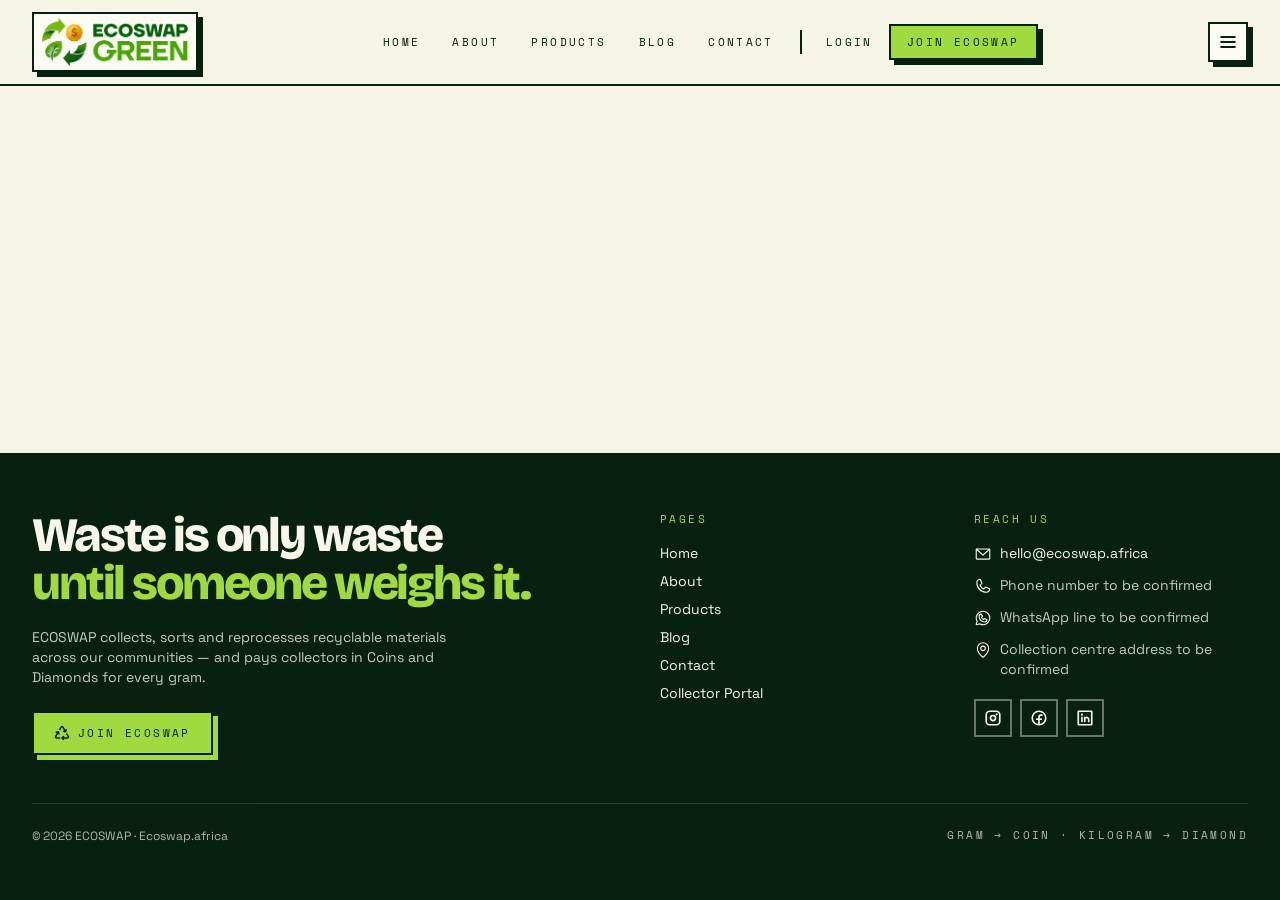
<file: dashboard.html>
<!DOCTYPE html><html lang="en"><head><meta charSet="utf-8"/><meta name="viewport" content="width=device-width, initial-scale=1"/><link rel="preload" as="image" href="assets/ecoswap-logo-C7aq8z4i.png"/><link rel="stylesheet" href="assets/styles-b1EqgYHd.css" data-precedence="default"/><link rel="stylesheet" href="https://fonts.googleapis.com/css2?family=Bricolage+Grotesque:opsz,wght@12..96,400;12..96,700;12..96,800&amp;family=Space+Grotesk:wght@400;500;700&amp;family=Space+Mono:wght@400;700&amp;display=swap" data-precedence="default"/><title>My Collector Dashboard — ECOSWAP</title><meta name="author" content="ECOSWAP"/><meta property="og:type" content="website"/><meta name="twitter:card" content="summary_large_image"/><meta name="description" content="Track your collections, Coins, Diamonds and redemptions in the ECOSWAP portal."/><meta property="og:title" content="ECOSWAP Collector Dashboard"/><meta property="og:description" content="Your collections, balance and rewards."/><meta name="robots" content="noindex"/><link rel="modulepreload" href="assets/index-Bk_VbEpN.js"/><link rel="modulepreload" href="assets/jsx-runtime-Cltr0gcK.js"/><link rel="modulepreload" href="assets/IconBase.es-qtHpuUy4.js"/><link rel="modulepreload" href="assets/useStore-D-4ReuTk.js"/><link rel="modulepreload" href="assets/Match-C0VHaIY6.js"/><link rel="modulepreload" href="assets/matchContext-qESg7g4D.js"/><link rel="modulepreload" href="assets/link-3c7x03M2.js"/><link rel="modulepreload" href="assets/route-BR6RlMbW.js"/><link rel="modulepreload" href="assets/dashboard-D9SVTTC_.js"/><link rel="modulepreload" href="assets/useQuery-d7G2wn5Z.js"/><link rel="modulepreload" href="assets/Gift.es-ENoQcAya.js"/><link rel="modulepreload" href="assets/Basket.es-CSXjroc6.js"/><link rel="modulepreload" href="assets/Diamond.es-BhlUy9zG.js"/><link rel="modulepreload" href="assets/Scales.es-BSav5T9y.js"/><link rel="preconnect" href="https://fonts.googleapis.com"/><link rel="preconnect" href="https://fonts.gstatic.com" crossorigin="anonymous"/><link rel="icon" type="image/png" href="assets/favicon.png"/></head><body><div class="flex min-h-screen flex-col"><header class="sticky top-0 z-50 border-b-2 border-border bg-background/95 backdrop-blur">
  <div class="mx-auto flex max-w-[1400px] items-center justify-between gap-4 px-4 py-3 md:px-8">
    <a href="index.html" class="flex min-w-0 items-center gap-2">
      <span class="brutal inline-flex shrink-0 items-center bg-paper px-2 py-1">
        <img src="assets/ecoswap-logo-C7aq8z4i.png" alt="ECOSWAP Green logo" width="604" height="198" class="h-9 w-auto shrink-0 md:h-12"/>
      </span>
      <span class="sr-only">ECOSWAP</span>
    </a>
    <nav class="hidden md:flex items-center gap-1">
      <a href="index.html" class="label-mono border-2 border-transparent px-3 py-2 transition-colors hover:border-border ">Home</a>
      <a href="about.html" class="label-mono border-2 border-transparent px-3 py-2 transition-colors hover:border-border ">About</a>
      <a href="products.html" class="label-mono border-2 border-transparent px-3 py-2 transition-colors hover:border-border ">Products</a>
      <a href="blog.html" class="label-mono border-2 border-transparent px-3 py-2 transition-colors hover:border-border ">Blog</a>
      <a href="contact.html" class="label-mono border-2 border-transparent px-3 py-2 transition-colors hover:border-border ">Contact</a>
      <div class="mx-2 h-6 w-0.5 bg-border"></div>
      <a href="auth.html?mode=login" class="label-mono px-3 py-2">Login</a>
      <a href="auth.html?mode=register" class="brutal brutal-press label-mono bg-lime px-4 py-2">Join ECOSWAP</a>
    </nav>
    <button class="brutal brutal-press bg-paper p-2 md:hidden" aria-label="Open menu" aria-expanded="false" id="mobileMenuBtn" onclick="document.getElementById('mobileNavDropdown').classList.toggle('hidden')">
      <svg xmlns="http://www.w3.org/2000/svg" width="20" height="20" fill="currentColor" viewBox="0 0 256 256"><path d="M228,128a12,12,0,0,1-12,12H40a12,12,0,0,1,0-24H216A12,12,0,0,1,228,128ZM40,76H216a12,12,0,0,0,0-24H40a12,12,0,0,0,0,24ZM216,180H40a12,12,0,0,0,0,24H216a12,12,0,0,0,0-24Z"></path></svg>
    </button>
  </div>
  <div id="mobileNavDropdown" class="hidden border-t-2 border-border bg-background px-4 py-4 md:hidden">
    <div class="flex flex-col gap-2">
      <a href="index.html" class="label-mono border-2 border-transparent px-3 py-2 transition-colors hover:border-border ">Home</a>
      <a href="about.html" class="label-mono border-2 border-transparent px-3 py-2 transition-colors hover:border-border ">About</a>
      <a href="products.html" class="label-mono border-2 border-transparent px-3 py-2 transition-colors hover:border-border ">Products</a>
      <a href="blog.html" class="label-mono border-2 border-transparent px-3 py-2 transition-colors hover:border-border ">Blog</a>
      <a href="contact.html" class="label-mono border-2 border-transparent px-3 py-2 transition-colors hover:border-border ">Contact</a>
      <div class="my-2 h-0.5 w-full bg-border"></div>
      <a href="auth.html?mode=login" class="label-mono px-3 py-2">Login</a>
      <a href="auth.html?mode=register" class="brutal brutal-press label-mono bg-lime px-4 py-2 text-center">Join ECOSWAP</a>
    </div>
  </div>
</header><main class="flex-1"></main><footer class="border-t-2 border-border bg-ink text-ink-foreground"><div class="mx-auto max-w-[1400px] px-4 py-14 md:px-8"><div class="grid gap-10 md:grid-cols-2 lg:grid-cols-4"><div class="lg:col-span-2"><p class="display-tight text-4xl md:text-5xl">Waste is only waste<br/><span class="text-lime">until someone weighs it.</span></p><p class="mt-5 max-w-md text-sm opacity-80">ECOSWAP collects, sorts and reprocesses recyclable materials across our communities — and pays collectors in Coins and Diamonds for every gram.</p><a href="auth.html?mode=register" style="box-shadow:5px 5px 0 0 var(--color-lime)" class="brutal brutal-press label-mono mt-6 inline-flex items-center gap-2 border-lime bg-lime px-5 py-3 text-lime-foreground"><svg xmlns="http://www.w3.org/2000/svg" width="16" height="16" fill="currentColor" viewBox="0 0 256 256"><path d="M100,208a12,12,0,0,1-12,12H40a28,28,0,0,1-24.23-42l29.45-50.88-4.76,1.27a12,12,0,1,1-6.2-23.18l32.77-8.77a12,12,0,0,1,14.69,8.48l8.79,32.77a12,12,0,1,1-23.17,6.22L66.08,139l-29.5,51A4,4,0,0,0,40,196H88A12,12,0,0,1,100,208ZM128,36a3.87,3.87,0,0,1,3.46,2l29.45,50.87-4.75-1.27A12,12,0,1,0,150,110.78l32.77,8.79a12,12,0,0,0,14.69-8.48L206.2,78.3A12,12,0,1,0,183,72.08l-1.31,4.86L152.23,26a28,28,0,0,0-48.46,0L80.61,66a12,12,0,1,0,20.77,12l23.16-40A3.87,3.87,0,0,1,128,36ZM240.19,178l-23.14-40a12,12,0,1,0-20.77,12l23.14,40a4,4,0,0,1-3.46,6H157l3.51-3.51a12,12,0,1,0-17-17l-24,24a12,12,0,0,0,0,17l24,24a12,12,0,1,0,17-17L157,220h59a28,28,0,0,0,24.23-42Z"></path></svg> Join ECOSWAP</a></div><div><p class="label-mono mb-4 text-lime">Pages</p><ul class="space-y-2 text-sm"><li><a href="index.html" class="hover:text-lime hover:underline underline-offset-4">Home</a></li><li><a href="about.html" class="hover:text-lime hover:underline underline-offset-4">About</a></li><li><a href="products.html" class="hover:text-lime hover:underline underline-offset-4">Products</a></li><li><a href="blog.html" class="hover:text-lime hover:underline underline-offset-4">Blog</a></li><li><a href="contact.html" class="hover:text-lime hover:underline underline-offset-4">Contact</a></li><li><a class="hover:text-lime hover:underline underline-offset-4 active" href="dashboard.html" data-status="active" aria-current="page">Collector Portal</a></li></ul></div><div><p class="label-mono mb-4 text-lime">Reach us</p><ul class="space-y-3 text-sm"><li class="flex items-start gap-2"><svg xmlns="http://www.w3.org/2000/svg" width="18" height="18" fill="currentColor" viewBox="0 0 256 256" class="mt-0.5 shrink-0"><path d="M224,48H32a8,8,0,0,0-8,8V192a16,16,0,0,0,16,16H216a16,16,0,0,0,16-16V56A8,8,0,0,0,224,48ZM203.43,64,128,133.15,52.57,64ZM216,192H40V74.19l82.59,75.71a8,8,0,0,0,10.82,0L216,74.19V192Z"></path></svg><a href="mailto:hello@ecoswap.africa" class="break-all hover:text-lime">hello@ecoswap.africa</a></li><li class="flex items-start gap-2"><svg xmlns="http://www.w3.org/2000/svg" width="18" height="18" fill="currentColor" viewBox="0 0 256 256" class="mt-0.5 shrink-0"><path d="M222.37,158.46l-47.11-21.11-.13-.06a16,16,0,0,0-15.17,1.4,8.12,8.12,0,0,0-.75.56L134.87,160c-15.42-7.49-31.34-23.29-38.83-38.51l20.78-24.71c.2-.25.39-.5.57-.77a16,16,0,0,0,1.32-15.06l0-.12L97.54,33.64a16,16,0,0,0-16.62-9.52A56.26,56.26,0,0,0,32,80c0,79.4,64.6,144,144,144a56.26,56.26,0,0,0,55.88-48.92A16,16,0,0,0,222.37,158.46ZM176,208A128.14,128.14,0,0,1,48,80,40.2,40.2,0,0,1,82.87,40a.61.61,0,0,0,0,.12l21,47L83.2,111.86a6.13,6.13,0,0,0-.57.77,16,16,0,0,0-1,15.7c9.06,18.53,27.73,37.06,46.46,46.11a16,16,0,0,0,15.75-1.14,8.44,8.44,0,0,0,.74-.56L168.89,152l47,21.05h0s.08,0,.11,0A40.21,40.21,0,0,1,176,208Z"></path></svg><span class="opacity-80">Phone number to be confirmed</span></li><li class="flex items-start gap-2"><svg xmlns="http://www.w3.org/2000/svg" width="18" height="18" fill="currentColor" viewBox="0 0 256 256" class="mt-0.5 shrink-0"><path d="M187.58,144.84l-32-16a8,8,0,0,0-8,.5l-14.69,9.8a40.55,40.55,0,0,1-16-16l9.8-14.69a8,8,0,0,0,.5-8l-16-32A8,8,0,0,0,104,64a40,40,0,0,0-40,40,88.1,88.1,0,0,0,88,88,40,40,0,0,0,40-40A8,8,0,0,0,187.58,144.84ZM152,176a72.08,72.08,0,0,1-72-72A24,24,0,0,1,99.29,80.46l11.48,23L101,118a8,8,0,0,0-.73,7.51,56.47,56.47,0,0,0,30.15,30.15A8,8,0,0,0,138,155l14.61-9.74,23,11.48A24,24,0,0,1,152,176ZM128,24A104,104,0,0,0,36.18,176.88L24.83,210.93a16,16,0,0,0,20.24,20.24l34.05-11.35A104,104,0,1,0,128,24Zm0,192a87.87,87.87,0,0,1-44.06-11.81,8,8,0,0,0-6.54-.67L40,216,52.47,178.6a8,8,0,0,0-.66-6.54A88,88,0,1,1,128,216Z"></path></svg><span class="opacity-80">WhatsApp line to be confirmed</span></li><li class="flex items-start gap-2"><svg xmlns="http://www.w3.org/2000/svg" width="18" height="18" fill="currentColor" viewBox="0 0 256 256" class="mt-0.5 shrink-0"><path d="M128,64a40,40,0,1,0,40,40A40,40,0,0,0,128,64Zm0,64a24,24,0,1,1,24-24A24,24,0,0,1,128,128Zm0-112a88.1,88.1,0,0,0-88,88c0,31.4,14.51,64.68,42,96.25a254.19,254.19,0,0,0,41.45,38.3,8,8,0,0,0,9.18,0A254.19,254.19,0,0,0,174,200.25c27.45-31.57,42-64.85,42-96.25A88.1,88.1,0,0,0,128,16Zm0,206c-16.53-13-72-60.75-72-118a72,72,0,0,1,144,0C200,161.23,144.53,209,128,222Z"></path></svg><span class="opacity-80">Collection centre address to be confirmed</span></li></ul><div class="mt-5 flex gap-2"><span class="border-2 border-ink-foreground/40 p-2 transition-colors hover:border-lime hover:text-lime"><svg xmlns="http://www.w3.org/2000/svg" width="18" height="18" fill="currentColor" viewBox="0 0 256 256"><path d="M128,80a48,48,0,1,0,48,48A48.05,48.05,0,0,0,128,80Zm0,72a24,24,0,1,1,24-24A24,24,0,0,1,128,152ZM176,20H80A60.07,60.07,0,0,0,20,80v96a60.07,60.07,0,0,0,60,60h96a60.07,60.07,0,0,0,60-60V80A60.07,60.07,0,0,0,176,20Zm36,156a36,36,0,0,1-36,36H80a36,36,0,0,1-36-36V80A36,36,0,0,1,80,44h96a36,36,0,0,1,36,36ZM196,76a16,16,0,1,1-16-16A16,16,0,0,1,196,76Z"></path></svg></span><span class="border-2 border-ink-foreground/40 p-2 transition-colors hover:border-lime hover:text-lime"><svg xmlns="http://www.w3.org/2000/svg" width="18" height="18" fill="currentColor" viewBox="0 0 256 256"><path d="M128,20A108,108,0,1,0,236,128,108.12,108.12,0,0,0,128,20Zm12,191.13V156h20a12,12,0,0,0,0-24H140V112a12,12,0,0,1,12-12h16a12,12,0,0,0,0-24H152a36,36,0,0,0-36,36v20H96a12,12,0,0,0,0,24h20v55.13a84,84,0,1,1,24,0Z"></path></svg></span><span class="border-2 border-ink-foreground/40 p-2 transition-colors hover:border-lime hover:text-lime"><svg xmlns="http://www.w3.org/2000/svg" width="18" height="18" fill="currentColor" viewBox="0 0 256 256"><path d="M216,20H40A20,20,0,0,0,20,40V216a20,20,0,0,0,20,20H216a20,20,0,0,0,20-20V40A20,20,0,0,0,216,20Zm-4,192H44V44H212ZM112,176V120a12,12,0,0,1,21.43-7.41A40,40,0,0,1,192,148v28a12,12,0,0,1-24,0V148a16,16,0,0,0-32,0v28a12,12,0,0,1-24,0ZM96,120v56a12,12,0,0,1-24,0V120a12,12,0,0,1,24,0ZM68,80A16,16,0,1,1,84,96,16,16,0,0,1,68,80Z"></path></svg></span></div></div></div><div class="mt-12 flex flex-col gap-2 border-t border-ink-foreground/20 pt-6 text-xs opacity-70 sm:flex-row sm:justify-between"><span>© 2026 ECOSWAP · Ecoswap.africa</span><span class="label-mono">Gram → Coin · Kilogram → Diamond</span></div></div></footer></div><section aria-label="Notifications alt+T" tabindex="-1" aria-live="polite" aria-relevant="additions text" aria-atomic="false"></section>


</body></html>
</file>
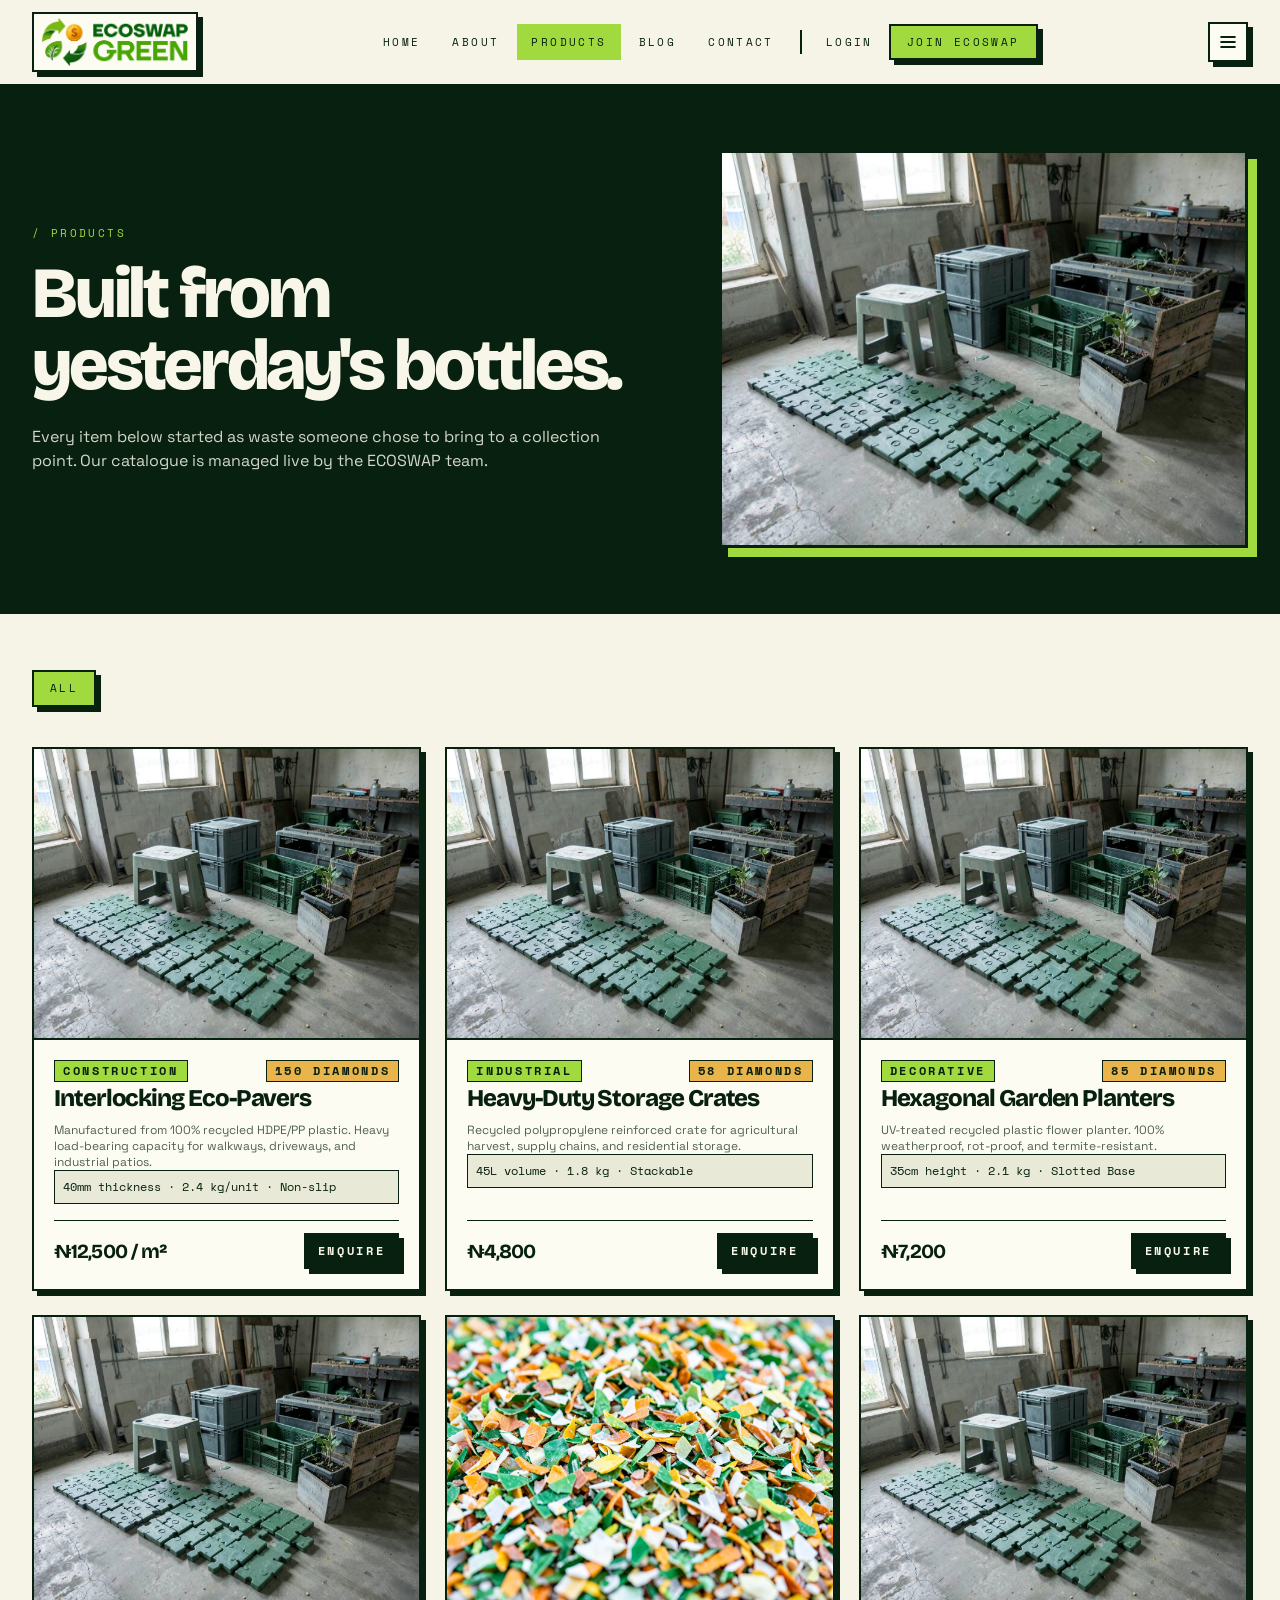
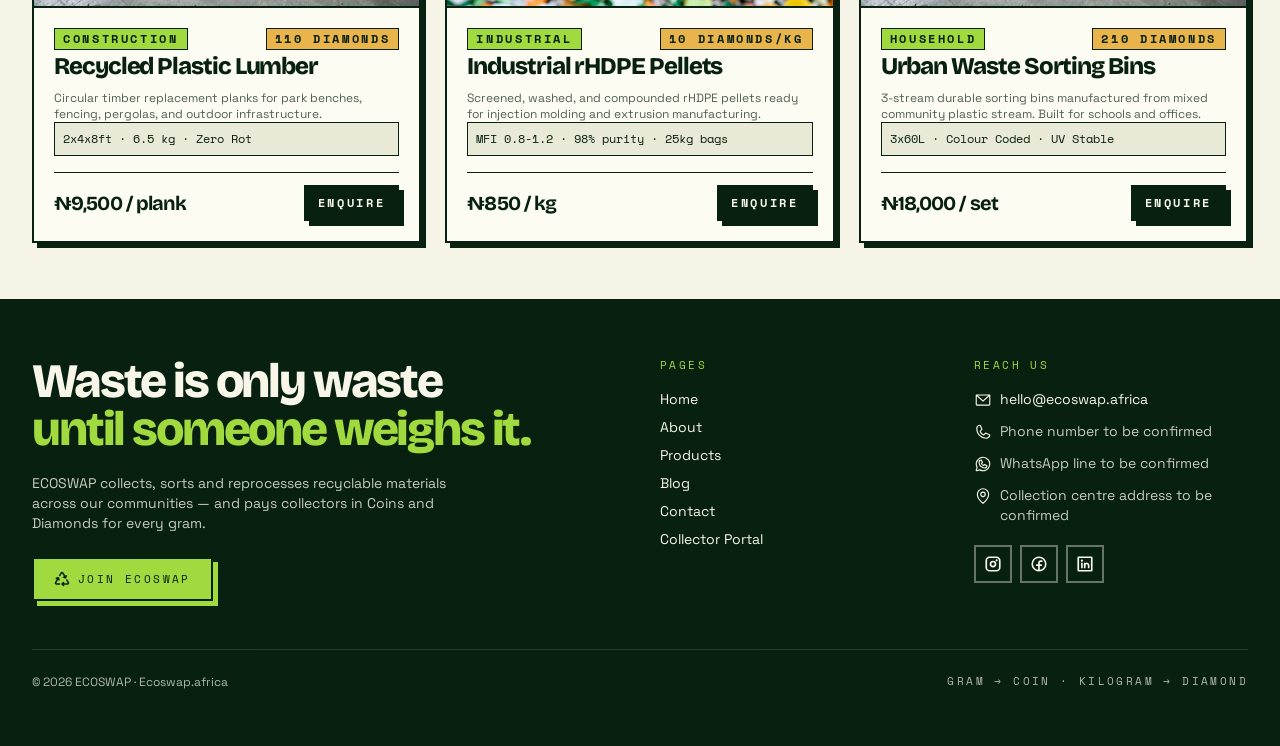
<file: products.html>
<!DOCTYPE html><html lang="en"><head><meta charSet="utf-8"/><meta name="viewport" content="width=device-width, initial-scale=1"/><link rel="preload" as="image" href="assets/ecoswap-logo-C7aq8z4i.png"/><link rel="preload" as="image" href="assets/products-iP_2t174.jpg"/><link rel="stylesheet" href="assets/styles-b1EqgYHd.css" data-precedence="default"/><link rel="stylesheet" href="https://fonts.googleapis.com/css2?family=Bricolage+Grotesque:opsz,wght@12..96,400;12..96,700;12..96,800&amp;family=Space+Grotesk:wght@400;500;700&amp;family=Space+Mono:wght@400;700&amp;display=swap" data-precedence="default"/><title>Products Made From Recycled Plastic — ECOSWAP</title><meta name="author" content="ECOSWAP"/><meta property="og:type" content="website"/><meta name="twitter:card" content="summary_large_image"/><meta name="description" content="Pavers, crates, planters, plastic lumber and industrial pellets manufactured by ECOSWAP from collected plastic waste."/><meta property="og:title" content="ECOSWAP Products"/><meta property="og:description" content="Durable household, construction, decorative and industrial products made from recycled plastic."/><link rel="modulepreload" href="assets/index-Bk_VbEpN.js"/><link rel="modulepreload" href="assets/jsx-runtime-Cltr0gcK.js"/><link rel="modulepreload" href="assets/IconBase.es-qtHpuUy4.js"/><link rel="modulepreload" href="assets/useStore-D-4ReuTk.js"/><link rel="modulepreload" href="assets/Match-C0VHaIY6.js"/><link rel="modulepreload" href="assets/matchContext-qESg7g4D.js"/><link rel="modulepreload" href="assets/link-3c7x03M2.js"/><link rel="modulepreload" href="assets/products-kKEru0VH.js"/><link rel="modulepreload" href="assets/useQuery-d7G2wn5Z.js"/><link rel="modulepreload" href="assets/Package.es-zN5tRViX.js"/><link rel="modulepreload" href="assets/reveal-BnvdA7bb.js"/><link rel="modulepreload" href="assets/products-CcrOalL4.js"/><link rel="preconnect" href="https://fonts.googleapis.com"/><link rel="preconnect" href="https://fonts.gstatic.com" crossorigin="anonymous"/><link rel="icon" type="image/png" href="assets/favicon.png"/></head><body><div class="flex min-h-screen flex-col"><header class="sticky top-0 z-50 border-b-2 border-border bg-background/95 backdrop-blur">
  <div class="mx-auto flex max-w-[1400px] items-center justify-between gap-4 px-4 py-3 md:px-8">
    <a href="index.html" class="flex min-w-0 items-center gap-2">
      <span class="brutal inline-flex shrink-0 items-center bg-paper px-2 py-1">
        <img src="assets/ecoswap-logo-C7aq8z4i.png" alt="ECOSWAP Green logo" width="604" height="198" class="h-9 w-auto shrink-0 md:h-12"/>
      </span>
      <span class="sr-only">ECOSWAP</span>
    </a>
    <nav class="hidden md:flex items-center gap-1">
      <a href="index.html" class="label-mono border-2 border-transparent px-3 py-2 transition-colors hover:border-border ">Home</a>
      <a href="about.html" class="label-mono border-2 border-transparent px-3 py-2 transition-colors hover:border-border ">About</a>
      <a href="products.html" class="label-mono border-2 border-transparent px-3 py-2 transition-colors hover:border-border bg-lime">Products</a>
      <a href="blog.html" class="label-mono border-2 border-transparent px-3 py-2 transition-colors hover:border-border ">Blog</a>
      <a href="contact.html" class="label-mono border-2 border-transparent px-3 py-2 transition-colors hover:border-border ">Contact</a>
      <div class="mx-2 h-6 w-0.5 bg-border"></div>
      <a href="auth.html?mode=login" class="label-mono px-3 py-2">Login</a>
      <a href="auth.html?mode=register" class="brutal brutal-press label-mono bg-lime px-4 py-2">Join ECOSWAP</a>
    </nav>
    <button class="brutal brutal-press bg-paper p-2 md:hidden" aria-label="Open menu" aria-expanded="false" id="mobileMenuBtn" onclick="document.getElementById('mobileNavDropdown').classList.toggle('hidden')">
      <svg xmlns="http://www.w3.org/2000/svg" width="20" height="20" fill="currentColor" viewBox="0 0 256 256"><path d="M228,128a12,12,0,0,1-12,12H40a12,12,0,0,1,0-24H216A12,12,0,0,1,228,128ZM40,76H216a12,12,0,0,0,0-24H40a12,12,0,0,0,0,24ZM216,180H40a12,12,0,0,0,0,24H216a12,12,0,0,0,0-24Z"></path></svg>
    </button>
  </div>
  <div id="mobileNavDropdown" class="hidden border-t-2 border-border bg-background px-4 py-4 md:hidden">
    <div class="flex flex-col gap-2">
      <a href="index.html" class="label-mono border-2 border-transparent px-3 py-2 transition-colors hover:border-border ">Home</a>
      <a href="about.html" class="label-mono border-2 border-transparent px-3 py-2 transition-colors hover:border-border ">About</a>
      <a href="products.html" class="label-mono border-2 border-transparent px-3 py-2 transition-colors hover:border-border bg-lime">Products</a>
      <a href="blog.html" class="label-mono border-2 border-transparent px-3 py-2 transition-colors hover:border-border ">Blog</a>
      <a href="contact.html" class="label-mono border-2 border-transparent px-3 py-2 transition-colors hover:border-border ">Contact</a>
      <div class="my-2 h-0.5 w-full bg-border"></div>
      <a href="auth.html?mode=login" class="label-mono px-3 py-2">Login</a>
      <a href="auth.html?mode=register" class="brutal brutal-press label-mono bg-lime px-4 py-2 text-center">Join ECOSWAP</a>
    </div>
  </div>
</header><main class="flex-1"><section class="border-b-2 border-border bg-ink text-ink-foreground"><div class="mx-auto grid max-w-[1400px] items-center gap-10 px-4 py-16 md:px-8 lg:grid-cols-[1.1fr_0.9fr]"><div><p class="label-mono text-lime">/ products</p><h1 class="display-tight mt-4 text-[3rem] sm:text-7xl">Built from<br/> yesterday&#x27;s bottles.</h1><p class="mt-6 max-w-xl opacity-85">Every item below started as waste someone chose to bring to a collection point. Our catalogue is managed live by the ECOSWAP team.</p></div><img src="assets/products-iP_2t174.jpg" alt="Recycled plastic pavers, stools and crates" width="1280" height="960" class="brutal-lg w-full object-cover" style="box-shadow:9px 9px 0 0 var(--color-lime)"/></div></section><section class="mx-auto max-w-[1400px] px-4 py-14 md:px-8"><div class="flex flex-wrap gap-3"><button class="brutal brutal-press label-mono px-4 py-2 bg-lime">All</button></div>
  <div class="mt-10 grid gap-6 sm:grid-cols-2 lg:grid-cols-3">
    <div class="brutal flex flex-col bg-paper overflow-hidden">
      <img src="assets/products-iP_2t174.jpg" alt="Interlocking Eco-Pavers" class="h-52 w-full object-cover border-b-2 border-border" />
      <div class="p-5 flex flex-col flex-1">
        <div class="flex justify-between items-center mb-2">
          <span class="label-mono text-xs bg-lime px-2 py-0.5 border border-border font-bold">Construction</span>
          <span class="label-mono text-xs bg-coin px-2 py-0.5 border border-border font-bold">150 Diamonds</span>
        </div>
        <h3 class="display-tight text-2xl">Interlocking Eco-Pavers</h3>
        <p class="text-xs text-muted-foreground mt-2 mb-3">Manufactured from 100% recycled HDPE/PP plastic. Heavy load-bearing capacity for walkways, driveways, and industrial patios.</p>
        <div class="p-2 mb-4 bg-secondary border border-border text-xs font-mono">40mm thickness · 2.4 kg/unit · Non-slip</div>
        <div class="mt-auto pt-3 border-t border-border flex justify-between items-center">
          <span class="display-tight text-xl font-bold">₦12,500 / m²</span>
          <a href="contact.html" class="brutal brutal-press label-mono bg-ink px-3 py-2 text-xs font-bold text-ink-foreground">Enquire</a>
        </div>
      </div>
    </div>
    <div class="brutal flex flex-col bg-paper overflow-hidden">
      <img src="assets/products-iP_2t174.jpg" alt="Heavy-Duty Storage Crates" class="h-52 w-full object-cover border-b-2 border-border" />
      <div class="p-5 flex flex-col flex-1">
        <div class="flex justify-between items-center mb-2">
          <span class="label-mono text-xs bg-lime px-2 py-0.5 border border-border font-bold">Industrial</span>
          <span class="label-mono text-xs bg-coin px-2 py-0.5 border border-border font-bold">58 Diamonds</span>
        </div>
        <h3 class="display-tight text-2xl">Heavy-Duty Storage Crates</h3>
        <p class="text-xs text-muted-foreground mt-2 mb-3">Recycled polypropylene reinforced crate for agricultural harvest, supply chains, and residential storage.</p>
        <div class="p-2 mb-4 bg-secondary border border-border text-xs font-mono">45L volume · 1.8 kg · Stackable</div>
        <div class="mt-auto pt-3 border-t border-border flex justify-between items-center">
          <span class="display-tight text-xl font-bold">₦4,800</span>
          <a href="contact.html" class="brutal brutal-press label-mono bg-ink px-3 py-2 text-xs font-bold text-ink-foreground">Enquire</a>
        </div>
      </div>
    </div>
    <div class="brutal flex flex-col bg-paper overflow-hidden">
      <img src="assets/products-iP_2t174.jpg" alt="Hexagonal Garden Planters" class="h-52 w-full object-cover border-b-2 border-border" />
      <div class="p-5 flex flex-col flex-1">
        <div class="flex justify-between items-center mb-2">
          <span class="label-mono text-xs bg-lime px-2 py-0.5 border border-border font-bold">Decorative</span>
          <span class="label-mono text-xs bg-coin px-2 py-0.5 border border-border font-bold">85 Diamonds</span>
        </div>
        <h3 class="display-tight text-2xl">Hexagonal Garden Planters</h3>
        <p class="text-xs text-muted-foreground mt-2 mb-3">UV-treated recycled plastic flower planter. 100% weatherproof, rot-proof, and termite-resistant.</p>
        <div class="p-2 mb-4 bg-secondary border border-border text-xs font-mono">35cm height · 2.1 kg · Slotted Base</div>
        <div class="mt-auto pt-3 border-t border-border flex justify-between items-center">
          <span class="display-tight text-xl font-bold">₦7,200</span>
          <a href="contact.html" class="brutal brutal-press label-mono bg-ink px-3 py-2 text-xs font-bold text-ink-foreground">Enquire</a>
        </div>
      </div>
    </div>
    <div class="brutal flex flex-col bg-paper overflow-hidden">
      <img src="assets/products-iP_2t174.jpg" alt="Recycled Plastic Lumber Planks" class="h-52 w-full object-cover border-b-2 border-border" />
      <div class="p-5 flex flex-col flex-1">
        <div class="flex justify-between items-center mb-2">
          <span class="label-mono text-xs bg-lime px-2 py-0.5 border border-border font-bold">Construction</span>
          <span class="label-mono text-xs bg-coin px-2 py-0.5 border border-border font-bold">110 Diamonds</span>
        </div>
        <h3 class="display-tight text-2xl">Recycled Plastic Lumber</h3>
        <p class="text-xs text-muted-foreground mt-2 mb-3">Circular timber replacement planks for park benches, fencing, pergolas, and outdoor infrastructure.</p>
        <div class="p-2 mb-4 bg-secondary border border-border text-xs font-mono">2x4x8ft · 6.5 kg · Zero Rot</div>
        <div class="mt-auto pt-3 border-t border-border flex justify-between items-center">
          <span class="display-tight text-xl font-bold">₦9,500 / plank</span>
          <a href="contact.html" class="brutal brutal-press label-mono bg-ink px-3 py-2 text-xs font-bold text-ink-foreground">Enquire</a>
        </div>
      </div>
    </div>
    <div class="brutal flex flex-col bg-paper overflow-hidden">
      <img src="assets/flakes-DvkBmUe2.jpg" alt="Industrial rHDPE Regrind Pellets" class="h-52 w-full object-cover border-b-2 border-border" />
      <div class="p-5 flex flex-col flex-1">
        <div class="flex justify-between items-center mb-2">
          <span class="label-mono text-xs bg-lime px-2 py-0.5 border border-border font-bold">Industrial</span>
          <span class="label-mono text-xs bg-coin px-2 py-0.5 border border-border font-bold">10 Diamonds/kg</span>
        </div>
        <h3 class="display-tight text-2xl">Industrial rHDPE Pellets</h3>
        <p class="text-xs text-muted-foreground mt-2 mb-3">Screened, washed, and compounded rHDPE pellets ready for injection molding and extrusion manufacturing.</p>
        <div class="p-2 mb-4 bg-secondary border border-border text-xs font-mono">MFI 0.8-1.2 · 98% purity · 25kg bags</div>
        <div class="mt-auto pt-3 border-t border-border flex justify-between items-center">
          <span class="display-tight text-xl font-bold">₦850 / kg</span>
          <a href="contact.html" class="brutal brutal-press label-mono bg-ink px-3 py-2 text-xs font-bold text-ink-foreground">Enquire</a>
        </div>
      </div>
    </div>
    <div class="brutal flex flex-col bg-paper overflow-hidden">
      <img src="assets/products-iP_2t174.jpg" alt="Urban Waste Sorting Bins" class="h-52 w-full object-cover border-b-2 border-border" />
      <div class="p-5 flex flex-col flex-1">
        <div class="flex justify-between items-center mb-2">
          <span class="label-mono text-xs bg-lime px-2 py-0.5 border border-border font-bold">Household</span>
          <span class="label-mono text-xs bg-coin px-2 py-0.5 border border-border font-bold">210 Diamonds</span>
        </div>
        <h3 class="display-tight text-2xl">Urban Waste Sorting Bins</h3>
        <p class="text-xs text-muted-foreground mt-2 mb-3">3-stream durable sorting bins manufactured from mixed community plastic stream. Built for schools and offices.</p>
        <div class="p-2 mb-4 bg-secondary border border-border text-xs font-mono">3x60L · Colour Coded · UV Stable</div>
        <div class="mt-auto pt-3 border-t border-border flex justify-between items-center">
          <span class="display-tight text-xl font-bold">₦18,000 / set</span>
          <a href="contact.html" class="brutal brutal-press label-mono bg-ink px-3 py-2 text-xs font-bold text-ink-foreground">Enquire</a>
        </div>
      </div>
    </div>
  </div>
</section></main><footer class="border-t-2 border-border bg-ink text-ink-foreground"><div class="mx-auto max-w-[1400px] px-4 py-14 md:px-8"><div class="grid gap-10 md:grid-cols-2 lg:grid-cols-4"><div class="lg:col-span-2"><p class="display-tight text-4xl md:text-5xl">Waste is only waste<br/><span class="text-lime">until someone weighs it.</span></p><p class="mt-5 max-w-md text-sm opacity-80">ECOSWAP collects, sorts and reprocesses recyclable materials across our communities — and pays collectors in Coins and Diamonds for every gram.</p><a href="auth.html?mode=register" style="box-shadow:5px 5px 0 0 var(--color-lime)" class="brutal brutal-press label-mono mt-6 inline-flex items-center gap-2 border-lime bg-lime px-5 py-3 text-lime-foreground"><svg xmlns="http://www.w3.org/2000/svg" width="16" height="16" fill="currentColor" viewBox="0 0 256 256"><path d="M100,208a12,12,0,0,1-12,12H40a28,28,0,0,1-24.23-42l29.45-50.88-4.76,1.27a12,12,0,1,1-6.2-23.18l32.77-8.77a12,12,0,0,1,14.69,8.48l8.79,32.77a12,12,0,1,1-23.17,6.22L66.08,139l-29.5,51A4,4,0,0,0,40,196H88A12,12,0,0,1,100,208ZM128,36a3.87,3.87,0,0,1,3.46,2l29.45,50.87-4.75-1.27A12,12,0,1,0,150,110.78l32.77,8.79a12,12,0,0,0,14.69-8.48L206.2,78.3A12,12,0,1,0,183,72.08l-1.31,4.86L152.23,26a28,28,0,0,0-48.46,0L80.61,66a12,12,0,1,0,20.77,12l23.16-40A3.87,3.87,0,0,1,128,36ZM240.19,178l-23.14-40a12,12,0,1,0-20.77,12l23.14,40a4,4,0,0,1-3.46,6H157l3.51-3.51a12,12,0,1,0-17-17l-24,24a12,12,0,0,0,0,17l24,24a12,12,0,1,0,17-17L157,220h59a28,28,0,0,0,24.23-42Z"></path></svg> Join ECOSWAP</a></div><div><p class="label-mono mb-4 text-lime">Pages</p><ul class="space-y-2 text-sm"><li><a href="index.html" class="hover:text-lime hover:underline underline-offset-4">Home</a></li><li><a href="about.html" class="hover:text-lime hover:underline underline-offset-4">About</a></li><li><a class="hover:text-lime hover:underline underline-offset-4 active" href="products.html" data-status="active" aria-current="page">Products</a></li><li><a href="blog.html" class="hover:text-lime hover:underline underline-offset-4">Blog</a></li><li><a href="contact.html" class="hover:text-lime hover:underline underline-offset-4">Contact</a></li><li><a href="dashboard.html" class="hover:text-lime hover:underline underline-offset-4">Collector Portal</a></li></ul></div><div><p class="label-mono mb-4 text-lime">Reach us</p><ul class="space-y-3 text-sm"><li class="flex items-start gap-2"><svg xmlns="http://www.w3.org/2000/svg" width="18" height="18" fill="currentColor" viewBox="0 0 256 256" class="mt-0.5 shrink-0"><path d="M224,48H32a8,8,0,0,0-8,8V192a16,16,0,0,0,16,16H216a16,16,0,0,0,16-16V56A8,8,0,0,0,224,48ZM203.43,64,128,133.15,52.57,64ZM216,192H40V74.19l82.59,75.71a8,8,0,0,0,10.82,0L216,74.19V192Z"></path></svg><a href="mailto:hello@ecoswap.africa" class="break-all hover:text-lime">hello@ecoswap.africa</a></li><li class="flex items-start gap-2"><svg xmlns="http://www.w3.org/2000/svg" width="18" height="18" fill="currentColor" viewBox="0 0 256 256" class="mt-0.5 shrink-0"><path d="M222.37,158.46l-47.11-21.11-.13-.06a16,16,0,0,0-15.17,1.4,8.12,8.12,0,0,0-.75.56L134.87,160c-15.42-7.49-31.34-23.29-38.83-38.51l20.78-24.71c.2-.25.39-.5.57-.77a16,16,0,0,0,1.32-15.06l0-.12L97.54,33.64a16,16,0,0,0-16.62-9.52A56.26,56.26,0,0,0,32,80c0,79.4,64.6,144,144,144a56.26,56.26,0,0,0,55.88-48.92A16,16,0,0,0,222.37,158.46ZM176,208A128.14,128.14,0,0,1,48,80,40.2,40.2,0,0,1,82.87,40a.61.61,0,0,0,0,.12l21,47L83.2,111.86a6.13,6.13,0,0,0-.57.77,16,16,0,0,0-1,15.7c9.06,18.53,27.73,37.06,46.46,46.11a16,16,0,0,0,15.75-1.14,8.44,8.44,0,0,0,.74-.56L168.89,152l47,21.05h0s.08,0,.11,0A40.21,40.21,0,0,1,176,208Z"></path></svg><span class="opacity-80">Phone number to be confirmed</span></li><li class="flex items-start gap-2"><svg xmlns="http://www.w3.org/2000/svg" width="18" height="18" fill="currentColor" viewBox="0 0 256 256" class="mt-0.5 shrink-0"><path d="M187.58,144.84l-32-16a8,8,0,0,0-8,.5l-14.69,9.8a40.55,40.55,0,0,1-16-16l9.8-14.69a8,8,0,0,0,.5-8l-16-32A8,8,0,0,0,104,64a40,40,0,0,0-40,40,88.1,88.1,0,0,0,88,88,40,40,0,0,0,40-40A8,8,0,0,0,187.58,144.84ZM152,176a72.08,72.08,0,0,1-72-72A24,24,0,0,1,99.29,80.46l11.48,23L101,118a8,8,0,0,0-.73,7.51,56.47,56.47,0,0,0,30.15,30.15A8,8,0,0,0,138,155l14.61-9.74,23,11.48A24,24,0,0,1,152,176ZM128,24A104,104,0,0,0,36.18,176.88L24.83,210.93a16,16,0,0,0,20.24,20.24l34.05-11.35A104,104,0,1,0,128,24Zm0,192a87.87,87.87,0,0,1-44.06-11.81,8,8,0,0,0-6.54-.67L40,216,52.47,178.6a8,8,0,0,0-.66-6.54A88,88,0,1,1,128,216Z"></path></svg><span class="opacity-80">WhatsApp line to be confirmed</span></li><li class="flex items-start gap-2"><svg xmlns="http://www.w3.org/2000/svg" width="18" height="18" fill="currentColor" viewBox="0 0 256 256" class="mt-0.5 shrink-0"><path d="M128,64a40,40,0,1,0,40,40A40,40,0,0,0,128,64Zm0,64a24,24,0,1,1,24-24A24,24,0,0,1,128,128Zm0-112a88.1,88.1,0,0,0-88,88c0,31.4,14.51,64.68,42,96.25a254.19,254.19,0,0,0,41.45,38.3,8,8,0,0,0,9.18,0A254.19,254.19,0,0,0,174,200.25c27.45-31.57,42-64.85,42-96.25A88.1,88.1,0,0,0,128,16Zm0,206c-16.53-13-72-60.75-72-118a72,72,0,0,1,144,0C200,161.23,144.53,209,128,222Z"></path></svg><span class="opacity-80">Collection centre address to be confirmed</span></li></ul><div class="mt-5 flex gap-2"><span class="border-2 border-ink-foreground/40 p-2 transition-colors hover:border-lime hover:text-lime"><svg xmlns="http://www.w3.org/2000/svg" width="18" height="18" fill="currentColor" viewBox="0 0 256 256"><path d="M128,80a48,48,0,1,0,48,48A48.05,48.05,0,0,0,128,80Zm0,72a24,24,0,1,1,24-24A24,24,0,0,1,128,152ZM176,20H80A60.07,60.07,0,0,0,20,80v96a60.07,60.07,0,0,0,60,60h96a60.07,60.07,0,0,0,60-60V80A60.07,60.07,0,0,0,176,20Zm36,156a36,36,0,0,1-36,36H80a36,36,0,0,1-36-36V80A36,36,0,0,1,80,44h96a36,36,0,0,1,36,36ZM196,76a16,16,0,1,1-16-16A16,16,0,0,1,196,76Z"></path></svg></span><span class="border-2 border-ink-foreground/40 p-2 transition-colors hover:border-lime hover:text-lime"><svg xmlns="http://www.w3.org/2000/svg" width="18" height="18" fill="currentColor" viewBox="0 0 256 256"><path d="M128,20A108,108,0,1,0,236,128,108.12,108.12,0,0,0,128,20Zm12,191.13V156h20a12,12,0,0,0,0-24H140V112a12,12,0,0,1,12-12h16a12,12,0,0,0,0-24H152a36,36,0,0,0-36,36v20H96a12,12,0,0,0,0,24h20v55.13a84,84,0,1,1,24,0Z"></path></svg></span><span class="border-2 border-ink-foreground/40 p-2 transition-colors hover:border-lime hover:text-lime"><svg xmlns="http://www.w3.org/2000/svg" width="18" height="18" fill="currentColor" viewBox="0 0 256 256"><path d="M216,20H40A20,20,0,0,0,20,40V216a20,20,0,0,0,20,20H216a20,20,0,0,0,20-20V40A20,20,0,0,0,216,20Zm-4,192H44V44H212ZM112,176V120a12,12,0,0,1,21.43-7.41A40,40,0,0,1,192,148v28a12,12,0,0,1-24,0V148a16,16,0,0,0-32,0v28a12,12,0,0,1-24,0ZM96,120v56a12,12,0,0,1-24,0V120a12,12,0,0,1,24,0ZM68,80A16,16,0,1,1,84,96,16,16,0,0,1,68,80Z"></path></svg></span></div></div></div><div class="mt-12 flex flex-col gap-2 border-t border-ink-foreground/20 pt-6 text-xs opacity-70 sm:flex-row sm:justify-between"><span>© 2026 ECOSWAP · Ecoswap.africa</span><span class="label-mono">Gram → Coin · Kilogram → Diamond</span></div></div></footer></div><section aria-label="Notifications alt+T" tabindex="-1" aria-live="polite" aria-relevant="additions text" aria-atomic="false"></section>


</body></html>
</file>
